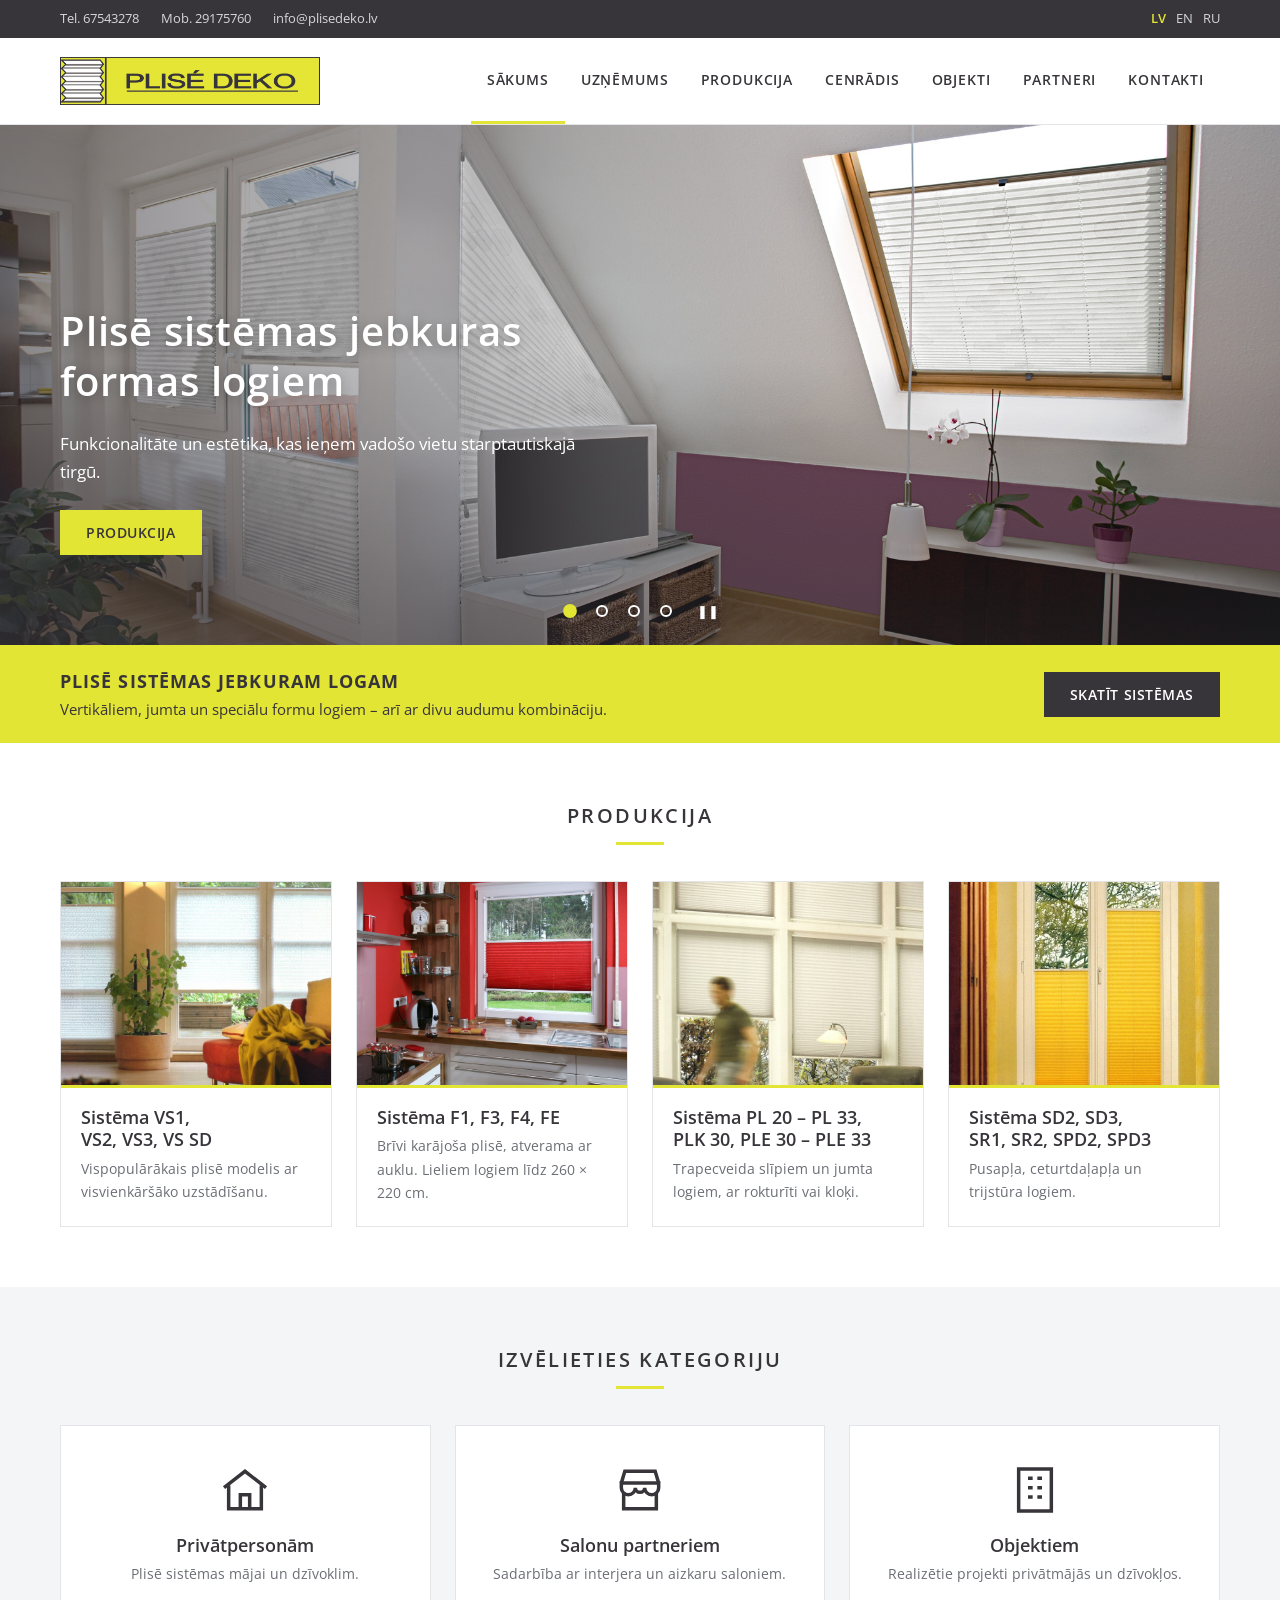
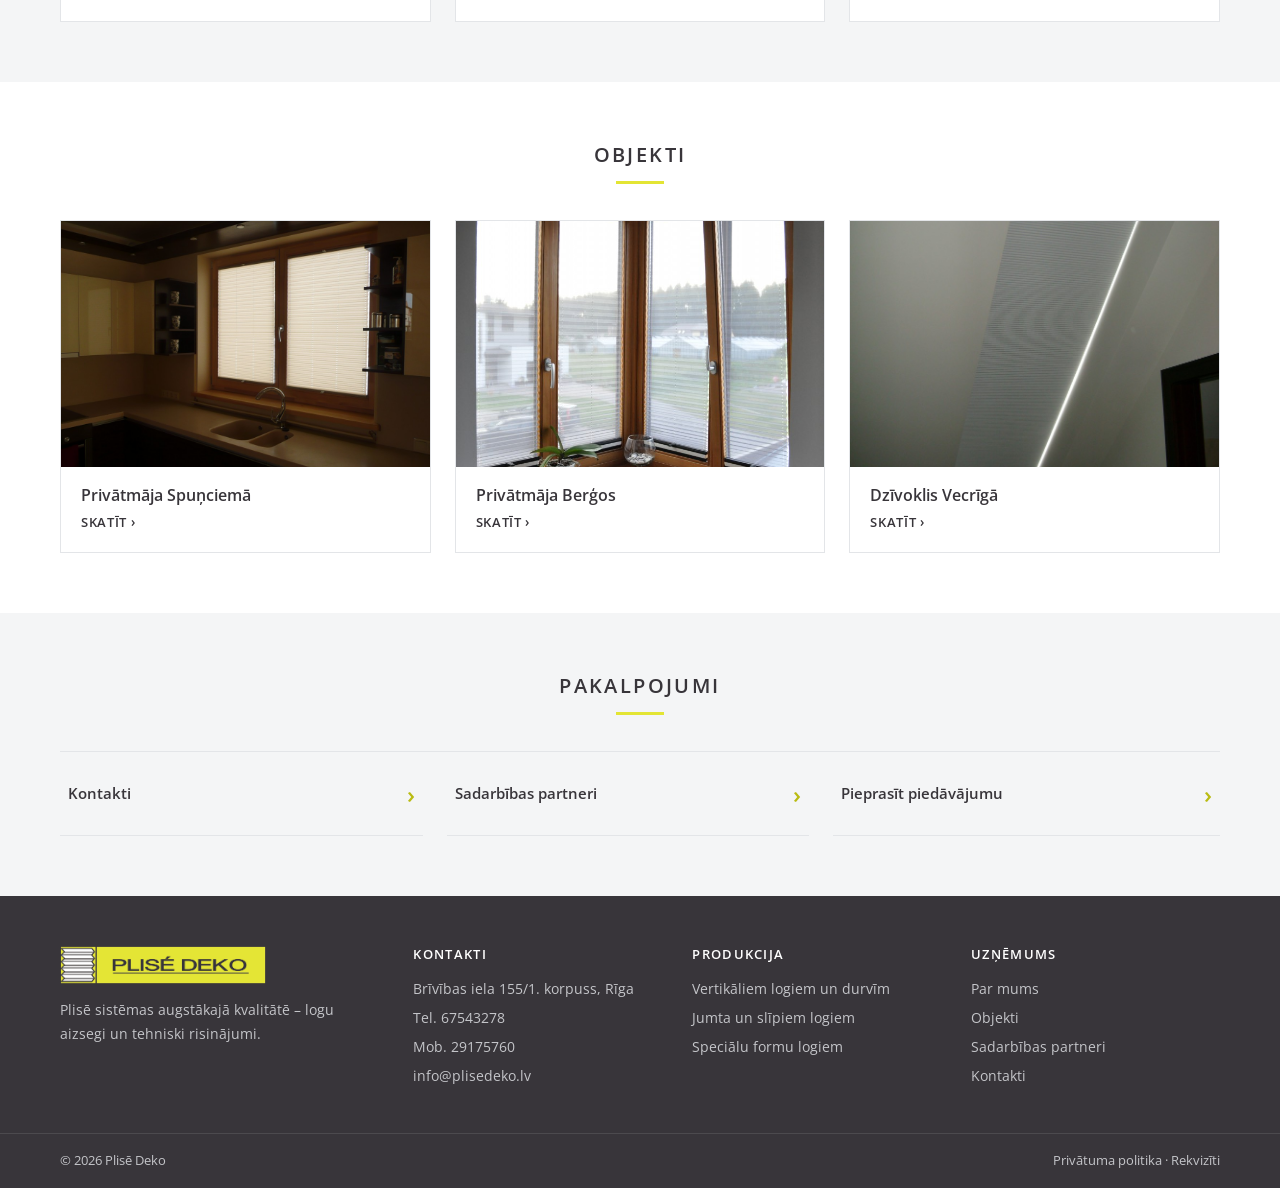
<file: index.html>
<!doctype html>
<html lang="lv">
<head>
<meta charset="utf-8">
<meta name="viewport" content="width=device-width, initial-scale=1">
<title>Plisē sistēmas | Plisē Deko</title>
<link rel="preconnect" href="https://fonts.googleapis.com">
<link href="https://fonts.googleapis.com/css2?family=Open+Sans:wght@400;600;700&display=swap" rel="stylesheet">
<link rel="stylesheet" href="assets/css/style.css">
</head>
<body>
<a class="skip-link" href="#main">Pāriet uz saturu</a>
<div class="topbar">
  <div class="container">
    <div class="topbar__contact">
      <a href="tel:+37167543278">Tel. 67543278</a>
      <a href="tel:+37129175760">Mob. 29175760</a>
      <a href="mailto:info@plisedeko.lv">info@plisedeko.lv</a>
    </div>
    <div class="lang"><a href="index.html" aria-current="page" class="is-active">LV</a><a href="#">EN</a><a href="#">RU</a></div>
  </div>
</div>
<header class="header">
  <div class="container">
    <a class="header__logo" href="index.html" aria-current="page"><img src="assets/img/logo.webp" alt="Plisē Deko" width="260" height="48"></a>
    <button class="nav-toggle" type="button" aria-label="Atvērt izvēlni" aria-expanded="false" aria-controls="main-nav"><span></span></button>
    <nav class="nav" id="main-nav" aria-label="Galvenā izvēlne">
      <ul>
        <li class="is-active"><a href="index.html" aria-current="page">Sākums</a></li>
        <li><a href="par-mums.html">Uzņēmums</a>
          <ul class="sub">
            <li><a href="par-mums.html">Par mums</a></li>
            <li><a href="objekti.html">Objekti</a></li>
            <li><a href="sadarbibas-partneri.html">Sadarbības partneri</a></li>
          </ul>
        </li>
        <li><a href="produkcija.html">Produkcija</a>
          <ul class="sub"><li class="sub-label">Vertikāliem logiem un durvīm</li><li><a href="sistema-vs1-vs3.html">Sistēma VS1, VS2, VS3, VS SD</a></li><li><a href="sistema-vs4-vs10.html">Sistēma VS4 – VS10</a></li><li><a href="sistema-f1-fe.html">Sistēma F1, F3, F4, FE</a></li><li><a href="sistema-f-slope.html">Sistēma F Slope 1, F Slope 2, FD Slope 3</a></li><li><a href="sistema-df.html">Sistēma DF Comfort 10, DF 10, DF 20, DF 30</a></li><li class="sub-label">Jumta un slīpiem logiem</li><li><a href="sistema-pl20-pl33.html">Sistēma PL 20 – PL 33, PLK 30, PLE 30 – PLE 33</a></li><li><a href="sistema-pl11.html">Sistēma PL 11, PLK 13, PLE 12</a></li><li class="sub-label">Speciālu formu logiem</li><li><a href="sistema-sd-sr-spd.html">Sistēma SD2, SD3, SR1, SR2, SPD2, SPD3</a></li></ul>
        </li>
        <li><a href="cenradis.html">Cenrādis</a></li>
        <li><a href="objekti.html">Objekti</a></li>
        <li><a href="sadarbibas-partneri.html">Partneri</a></li>
        <li><a href="kontakti.html">Kontakti</a></li>
      </ul>
    </nav>
  </div>
</header>
<main id="main">
<section class="hero" aria-roledescription="karuselis" aria-label="Plisē sistēmas">
  <div class="hero__slide is-active" style="background-image:url('assets/img/hero/Plissee_Design_1.jpg')">
    <div class="hero__caption"><div class="container">
      <h1 class="hero__title">Plisē sistēmas jebkuras formas logiem</h1>
      <p>Funkcionalitāte un estētika, kas ieņem vadošo vietu starptautiskajā tirgū.</p>
      <a class="btn" href="produkcija.html">Produkcija</a>
    </div></div>
  </div><div class="hero__slide" style="background-image:url('assets/img/hero/duette-farbig.jpg')">
    <div class="hero__caption"><div class="container">
      <h2 class="hero__title">Divu audumu kombinācijas</h2>
      <p>Gaisma, privātums un aptumšojums vienā sistēmā.</p>
      <a class="btn" href="produkcija.html">Produkcija</a>
    </div></div>
  </div><div class="hero__slide" style="background-image:url('assets/img/hero/Plissee_Uni_2.jpg')">
    <div class="hero__caption"><div class="container">
      <h2 class="hero__title">Jumta un slīpie logi</h2>
      <p>Risinājumi ar rokturīti vai grozāmo kloķi līdz 400 cm augstumam.</p>
      <a class="btn" href="produkcija.html">Produkcija</a>
    </div></div>
  </div><div class="hero__slide" style="background-image:url('assets/img/hero/Plissee_Abdunklung_Wabe11.jpg')">
    <div class="hero__caption"><div class="container">
      <h2 class="hero__title">Speciālas formas</h2>
      <p>Pusapļa, ceturtdaļapļa un trijstūra logi.</p>
      <a class="btn" href="produkcija.html">Produkcija</a>
    </div></div>
  </div>
  <div class="hero__dots"></div>
</section>

<div class="promo"><div class="container">
  <div><strong>Plisē sistēmas jebkuram logam</strong><br><span>Vertikāliem, jumta un speciālu formu logiem – arī ar divu audumu kombināciju.</span></div>
  <a class="btn" href="produkcija.html">Skatīt sistēmas</a>
</div></div>

<section class="section">
  <div class="container">
    <h2 class="section-title">Produkcija</h2>
    <div class="teasers">
      <a class="teaser" href="sistema-vs1-vs3.html">
        <div class="teaser__img"><img src="assets/img/products/121-721x1024.jpg" alt="Sistēma VS1, VS2, VS3, VS SD" loading="lazy"></div>
        <div class="teaser__body"><h3>Sistēma VS1, VS2, VS3, VS SD</h3><p>Vispopulārākais plisē modelis ar visvienkāršāko uzstādīšanu.</p></div>
      </a><a class="teaser" href="sistema-f1-fe.html">
        <div class="teaser__img"><img src="assets/img/products/cosiflor_plissee_1rund2.jpg" alt="Sistēma F1, F3, F4, FE" loading="lazy"></div>
        <div class="teaser__body"><h3>Sistēma F1, F3, F4, FE</h3><p>Brīvi karājoša plisē, atverama ar auklu. Lieliem logiem līdz 260 × 220 cm.</p></div>
      </a><a class="teaser" href="sistema-pl20-pl33.html">
        <div class="teaser__img"><img src="assets/img/products/131-645x1024.jpg" alt="Sistēma PL 20 – PL 33, PLK 30, PLE 30 – PLE 33" loading="lazy"></div>
        <div class="teaser__body"><h3>Sistēma PL 20 – PL 33, PLK 30, PLE 30 – PLE 33</h3><p>Trapecveida slīpiem un jumta logiem, ar rokturīti vai kloķi.</p></div>
      </a><a class="teaser" href="sistema-sd-sr-spd.html">
        <div class="teaser__img"><img src="assets/img/products/91-438x1024.jpg" alt="Sistēma SD2, SD3, SR1, SR2, SPD2, SPD3" loading="lazy"></div>
        <div class="teaser__body"><h3>Sistēma SD2, SD3, SR1, SR2, SPD2, SPD3</h3><p>Pusapļa, ceturtdaļapļa un trijstūra logiem.</p></div>
      </a>
    </div>
  </div>
</section>

<section class="section section--soft">
  <div class="container">
    <h2 class="section-title">Izvēlieties kategoriju</h2>
    <div class="audience">
      <a href="produkcija.html"><svg viewBox="0 0 24 24" fill="none" stroke-width="1.5"><path d="M3 11l9-7 9 7"/><path d="M5 10v10h14V10"/><path d="M10 20v-6h4v6"/></svg><h3>Privātpersonām</h3><p>Plisē sistēmas mājai un dzīvoklim.</p></a>
      <a href="sadarbibas-partneri.html"><svg viewBox="0 0 24 24" fill="none" stroke-width="1.5"><path d="M4 9l1.5-5h13L20 9"/><path d="M4 9h16v2a3 3 0 01-6 0 2 2 0 01-4 0 3 3 0 01-6 0z"/><path d="M5 13v7h14v-7"/></svg><h3>Salonu partneriem</h3><p>Sadarbība ar interjera un aizkaru saloniem.</p></a>
      <a href="objekti.html"><svg viewBox="0 0 24 24" fill="none" stroke-width="1.5"><rect x="5" y="3" width="14" height="18"/><path d="M9 7h2M13 7h2M9 11h2M13 11h2M9 15h2M13 15h2"/></svg><h3>Objektiem</h3><p>Realizētie projekti privātmājās un dzīvokļos.</p></a>
    </div>
  </div>
</section>

<section class="section">
  <div class="container">
    <h2 class="section-title">Objekti</h2>
    <div class="cards">
      <div class="card"><img src="assets/img/objects/P1070765-1024x768.jpg" alt="Privātmāja Spuņciemā" loading="lazy"><div class="card__body"><h3>Privātmāja Spuņciemā</h3><a class="more" href="objekti.html">Skatīt ›</a></div></div><div class="card"><img src="assets/img/objects/DSC_0080-680x1024.jpg" alt="Privātmāja Berģos" loading="lazy"><div class="card__body"><h3>Privātmāja Berģos</h3><a class="more" href="objekti.html">Skatīt ›</a></div></div><div class="card"><img src="assets/img/objects/DSC02834-768x1024.jpg" alt="Dzīvoklis Vecrīgā" loading="lazy"><div class="card__body"><h3>Dzīvoklis Vecrīgā</h3><a class="more" href="objekti.html">Skatīt ›</a></div></div>
    </div>
  </div>
</section>

<section class="section section--soft">
  <div class="container">
    <h2 class="section-title">Pakalpojumi</h2>
    <div class="services">
      <a href="kontakti.html">Kontakti</a>
      <a href="sadarbibas-partneri.html">Sadarbības partneri</a>
      <a href="kontakti.html#forma">Pieprasīt piedāvājumu</a>
    </div>
  </div>
</section>
</main>

<footer class="footer">
  <div class="container">
    <div>
      <img class="footer__logo" src="assets/img/logo.webp" alt="Plisē Deko">
      <p>Plisē sistēmas augstākajā kvalitātē – logu aizsegi un tehniski risinājumi.</p>
    </div>
    <div>
      <h2>Kontakti</h2>
      <ul>
        <li>Brīvības iela 155/1. korpuss, Rīga</li>
        <li><a href="tel:+37167543278">Tel. 67543278</a></li>
        <li><a href="tel:+37129175760">Mob. 29175760</a></li>
        <li><a href="mailto:info@plisedeko.lv">info@plisedeko.lv</a></li>
      </ul>
    </div>
    <div>
      <h2>Produkcija</h2>
      <ul><li><a href="produkcija.html#vertikali">Vertikāliem logiem un durvīm</a></li><li><a href="produkcija.html#jumta">Jumta un slīpiem logiem</a></li><li><a href="produkcija.html#formas">Speciālu formu logiem</a></li></ul>
    </div>
    <div>
      <h2>Uzņēmums</h2>
      <ul>
        <li><a href="par-mums.html">Par mums</a></li>
        <li><a href="objekti.html">Objekti</a></li>
        <li><a href="sadarbibas-partneri.html">Sadarbības partneri</a></li>
        <li><a href="kontakti.html">Kontakti</a></li>
      </ul>
    </div>
  </div>
  <div class="footer__bottom">
    <div class="container">
      <span>© 2026 Plisē Deko</span>
      <span><a href="#">Privātuma politika</a> · <a href="#">Rekvizīti</a></span>
    </div>
  </div>
</footer>
<a href="#" class="to-top" aria-label="Uz augšu">↑</a>
<script src="assets/js/main.js"></script>
</body>
</html>
</file>
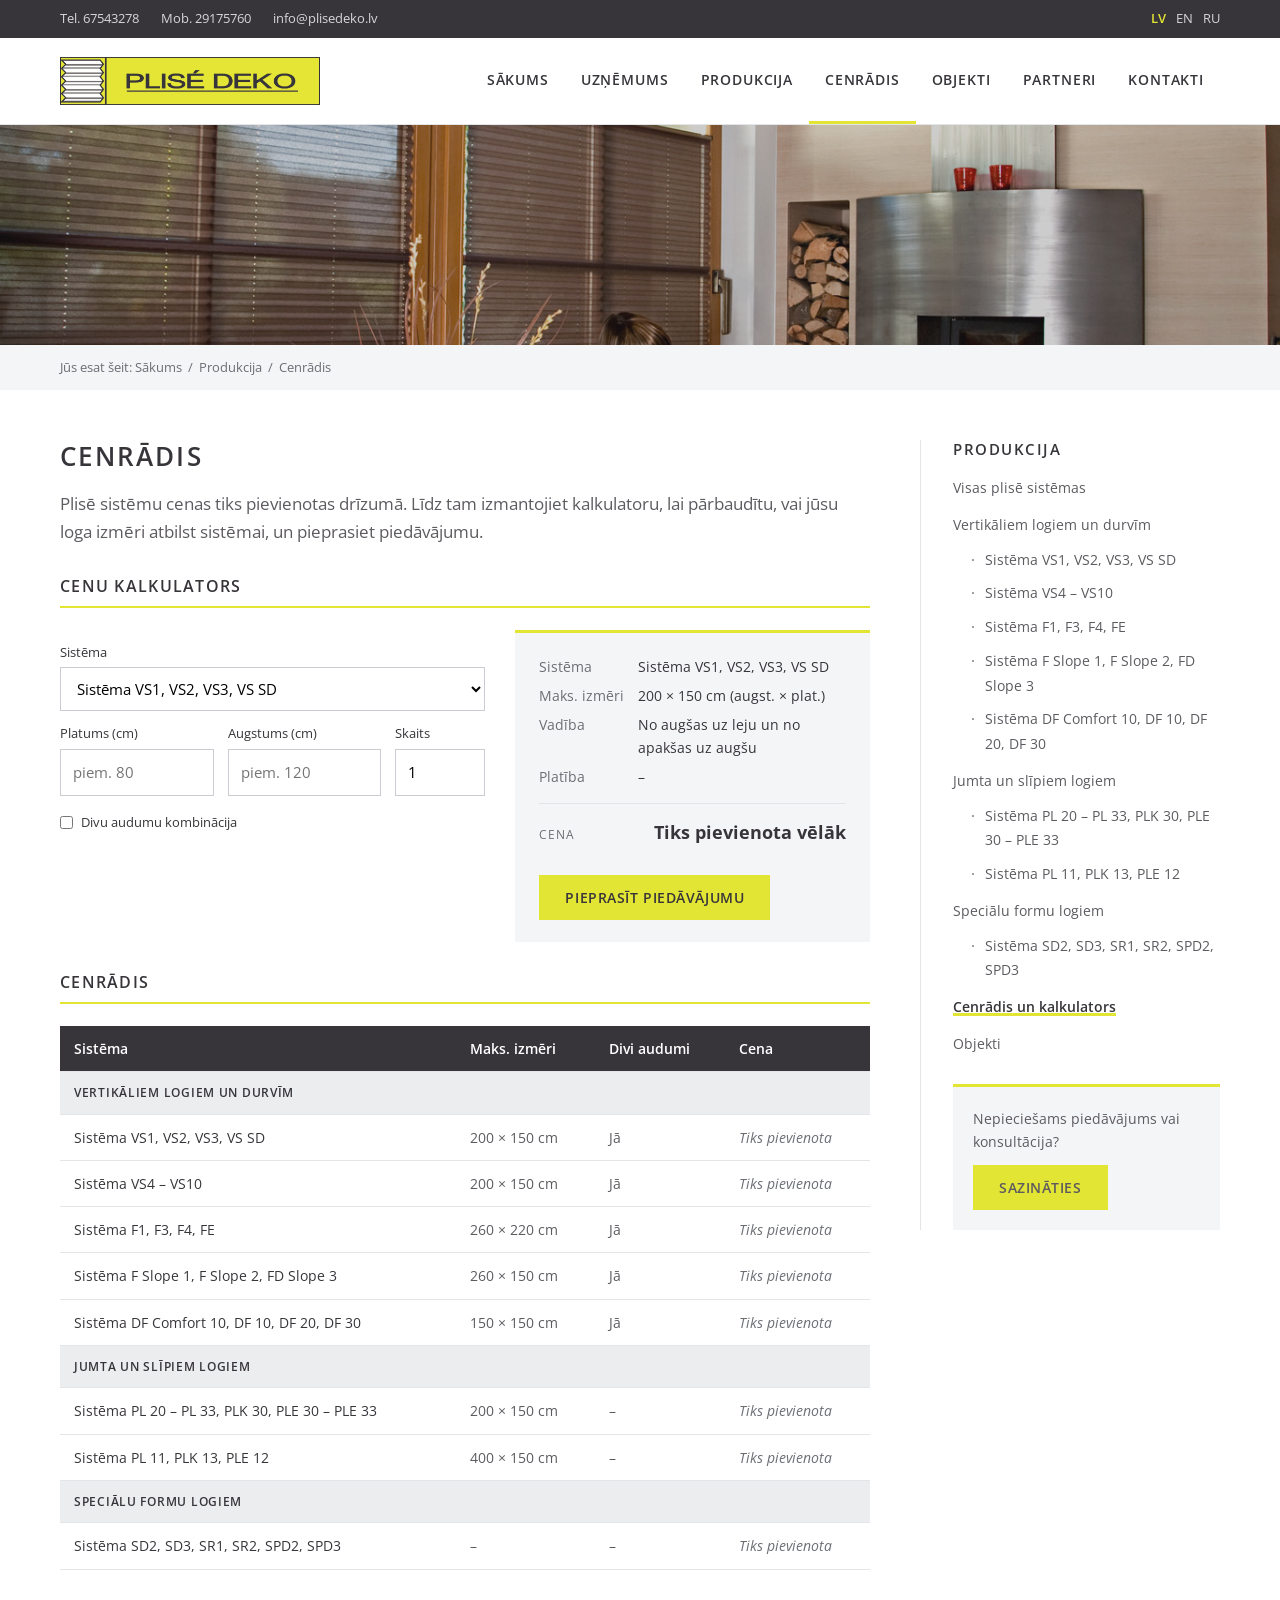
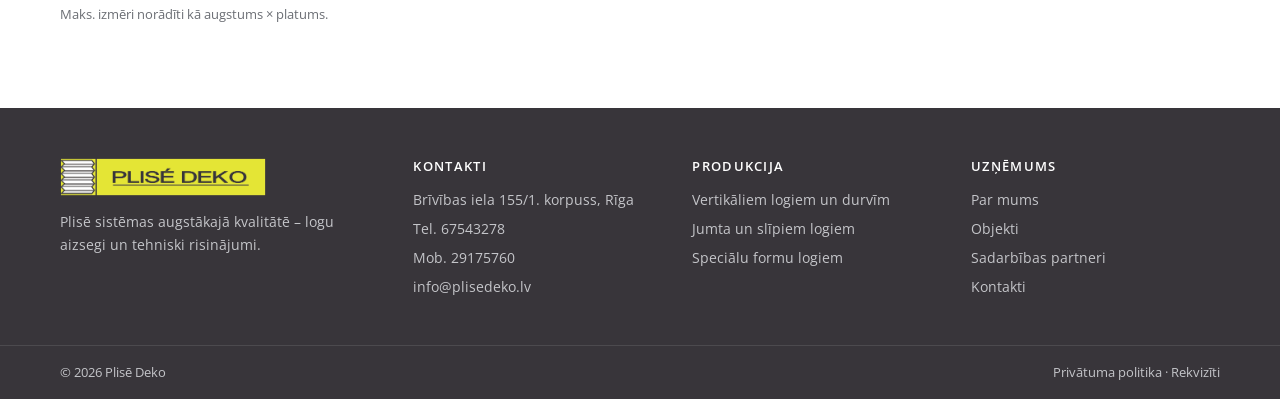
<file: cenradis.html>
<!doctype html>
<html lang="lv">
<head>
<meta charset="utf-8">
<meta name="viewport" content="width=device-width, initial-scale=1">
<title>Cenrādis | Plisē Deko</title>
<link rel="preconnect" href="https://fonts.googleapis.com">
<link href="https://fonts.googleapis.com/css2?family=Open+Sans:wght@400;600;700&display=swap" rel="stylesheet">
<link rel="stylesheet" href="assets/css/style.css">
</head>
<body>
<a class="skip-link" href="#main">Pāriet uz saturu</a>
<div class="topbar">
  <div class="container">
    <div class="topbar__contact">
      <a href="tel:+37167543278">Tel. 67543278</a>
      <a href="tel:+37129175760">Mob. 29175760</a>
      <a href="mailto:info@plisedeko.lv">info@plisedeko.lv</a>
    </div>
    <div class="lang"><a href="index.html" class="is-active">LV</a><a href="#">EN</a><a href="#">RU</a></div>
  </div>
</div>
<header class="header">
  <div class="container">
    <a class="header__logo" href="index.html"><img src="assets/img/logo.webp" alt="Plisē Deko" width="260" height="48"></a>
    <button class="nav-toggle" type="button" aria-label="Atvērt izvēlni" aria-expanded="false" aria-controls="main-nav"><span></span></button>
    <nav class="nav" id="main-nav" aria-label="Galvenā izvēlne">
      <ul>
        <li><a href="index.html">Sākums</a></li>
        <li><a href="par-mums.html">Uzņēmums</a>
          <ul class="sub">
            <li><a href="par-mums.html">Par mums</a></li>
            <li><a href="objekti.html">Objekti</a></li>
            <li><a href="sadarbibas-partneri.html">Sadarbības partneri</a></li>
          </ul>
        </li>
        <li><a href="produkcija.html">Produkcija</a>
          <ul class="sub"><li class="sub-label">Vertikāliem logiem un durvīm</li><li><a href="sistema-vs1-vs3.html">Sistēma VS1, VS2, VS3, VS SD</a></li><li><a href="sistema-vs4-vs10.html">Sistēma VS4 – VS10</a></li><li><a href="sistema-f1-fe.html">Sistēma F1, F3, F4, FE</a></li><li><a href="sistema-f-slope.html">Sistēma F Slope 1, F Slope 2, FD Slope 3</a></li><li><a href="sistema-df.html">Sistēma DF Comfort 10, DF 10, DF 20, DF 30</a></li><li class="sub-label">Jumta un slīpiem logiem</li><li><a href="sistema-pl20-pl33.html">Sistēma PL 20 – PL 33, PLK 30, PLE 30 – PLE 33</a></li><li><a href="sistema-pl11.html">Sistēma PL 11, PLK 13, PLE 12</a></li><li class="sub-label">Speciālu formu logiem</li><li><a href="sistema-sd-sr-spd.html">Sistēma SD2, SD3, SR1, SR2, SPD2, SPD3</a></li></ul>
        </li>
        <li class="is-active"><a href="cenradis.html" aria-current="page">Cenrādis</a></li>
        <li><a href="objekti.html">Objekti</a></li>
        <li><a href="sadarbibas-partneri.html">Partneri</a></li>
        <li><a href="kontakti.html">Kontakti</a></li>
      </ul>
    </nav>
  </div>
</header><div class="page-banner" style="background-image:url('assets/img/hero/Plissee_Uni_2.jpg')"></div><div class="breadcrumb"><div class="container">Jūs esat šeit: <a href="index.html">Sākums</a><span class="sep">/</span><a href="produkcija.html">Produkcija</a><span class="sep">/</span><span>Cenrādis</span></div></div>
<div class="container layout">
  <main class="content" id="main">
    <h1>Cenrādis</h1>
    <p class="lead">Plisē sistēmu cenas tiks pievienotas drīzumā. Līdz tam izmantojiet kalkulatoru, lai pārbaudītu, vai jūsu loga izmēri atbilst sistēmai, un pieprasiet piedāvājumu.</p>

    <h2 class="group-title">Cenu kalkulators</h2>
    <div class="calc">
      <form class="form calc__form" id="calc">
        <label for="c-system">Sistēma</label>
        <select id="c-system">
          <optgroup label="Vertikāliem logiem un durvīm"><option value="sistema-vs1-vs3">Sistēma VS1, VS2, VS3, VS SD</option><option value="sistema-vs4-vs10">Sistēma VS4 – VS10</option><option value="sistema-f1-fe">Sistēma F1, F3, F4, FE</option><option value="sistema-f-slope">Sistēma F Slope 1, F Slope 2, FD Slope 3</option><option value="sistema-df">Sistēma DF Comfort 10, DF 10, DF 20, DF 30</option></optgroup><optgroup label="Jumta un slīpiem logiem"><option value="sistema-pl20-pl33">Sistēma PL 20 – PL 33, PLK 30, PLE 30 – PLE 33</option><option value="sistema-pl11">Sistēma PL 11, PLK 13, PLE 12</option></optgroup><optgroup label="Speciālu formu logiem"><option value="sistema-sd-sr-spd">Sistēma SD2, SD3, SR1, SR2, SPD2, SPD3</option></optgroup>
        </select>
        <div class="calc__row">
          <div><label for="c-width">Platums (cm)</label><input id="c-width" type="number" min="1" step="1" placeholder="piem. 80"></div>
          <div><label for="c-height">Augstums (cm)</label><input id="c-height" type="number" min="1" step="1" placeholder="piem. 120"></div>
          <div><label for="c-qty">Skaits</label><input id="c-qty" type="number" min="1" step="1" value="1"></div>
        </div>
        <label class="calc__check" id="c-dual-wrap"><input id="c-dual" type="checkbox"> Divu audumu kombinācija</label>
      </form>
      <div class="calc__result" aria-live="polite">
        <dl>
          <dt>Sistēma</dt><dd id="r-system">–</dd>
          <dt>Maks. izmēri</dt><dd id="r-max">–</dd>
          <dt>Vadība</dt><dd id="r-control">–</dd>
          <dt>Platība</dt><dd id="r-area">–</dd>
        </dl>
        <p class="calc__msg" id="r-msg"></p>
        <div class="calc__price"><span>Cena</span><strong id="r-price">Tiks pievienota vēlāk</strong></div>
        <a class="btn" id="r-cta" href="kontakti.html#forma">Pieprasīt piedāvājumu</a>
      </div>
    </div>

    <h2 class="group-title">Cenrādis</h2>
    <table class="specs price-table">
      <thead><tr><th>Sistēma</th><th>Maks. izmēri</th><th>Divi audumi</th><th>Cena</th></tr></thead>
      <tbody>
        <tr class="price-table__group"><td colspan="4">Vertikāliem logiem un durvīm</td></tr><tr><td><a href="sistema-vs1-vs3.html">Sistēma VS1, VS2, VS3, VS SD</a></td><td>200 × 150 cm</td><td>Jā</td><td class="muted">Tiks pievienota</td></tr><tr><td><a href="sistema-vs4-vs10.html">Sistēma VS4 – VS10</a></td><td>200 × 150 cm</td><td>Jā</td><td class="muted">Tiks pievienota</td></tr><tr><td><a href="sistema-f1-fe.html">Sistēma F1, F3, F4, FE</a></td><td>260 × 220 cm</td><td>Jā</td><td class="muted">Tiks pievienota</td></tr><tr><td><a href="sistema-f-slope.html">Sistēma F Slope 1, F Slope 2, FD Slope 3</a></td><td>260 × 150 cm</td><td>Jā</td><td class="muted">Tiks pievienota</td></tr><tr><td><a href="sistema-df.html">Sistēma DF Comfort 10, DF 10, DF 20, DF 30</a></td><td>150 × 150 cm</td><td>Jā</td><td class="muted">Tiks pievienota</td></tr><tr class="price-table__group"><td colspan="4">Jumta un slīpiem logiem</td></tr><tr><td><a href="sistema-pl20-pl33.html">Sistēma PL 20 – PL 33, PLK 30, PLE 30 – PLE 33</a></td><td>200 × 150 cm</td><td>–</td><td class="muted">Tiks pievienota</td></tr><tr><td><a href="sistema-pl11.html">Sistēma PL 11, PLK 13, PLE 12</a></td><td>400 × 150 cm</td><td>–</td><td class="muted">Tiks pievienota</td></tr><tr class="price-table__group"><td colspan="4">Speciālu formu logiem</td></tr><tr><td><a href="sistema-sd-sr-spd.html">Sistēma SD2, SD3, SR1, SR2, SPD2, SPD3</a></td><td>–</td><td>–</td><td class="muted">Tiks pievienota</td></tr>
      </tbody>
    </table>
    <p class="note">Maks. izmēri norādīti kā augstums × platums.</p>
  </main>
  <aside class="sidebar">
    <h2>Produkcija</h2>
    <ul>
      <li><a href="produkcija.html">Visas plisē sistēmas</a></li>
      <li><a href="produkcija.html#vertikali">Vertikāliem logiem un durvīm</a>
        <ul><li><a href="sistema-vs1-vs3.html">Sistēma VS1, VS2, VS3, VS SD</a></li><li><a href="sistema-vs4-vs10.html">Sistēma VS4 – VS10</a></li><li><a href="sistema-f1-fe.html">Sistēma F1, F3, F4, FE</a></li><li><a href="sistema-f-slope.html">Sistēma F Slope 1, F Slope 2, FD Slope 3</a></li><li><a href="sistema-df.html">Sistēma DF Comfort 10, DF 10, DF 20, DF 30</a></li></ul>
      </li><li><a href="produkcija.html#jumta">Jumta un slīpiem logiem</a>
        <ul><li><a href="sistema-pl20-pl33.html">Sistēma PL 20 – PL 33, PLK 30, PLE 30 – PLE 33</a></li><li><a href="sistema-pl11.html">Sistēma PL 11, PLK 13, PLE 12</a></li></ul>
      </li><li><a href="produkcija.html#formas">Speciālu formu logiem</a>
        <ul><li><a href="sistema-sd-sr-spd.html">Sistēma SD2, SD3, SR1, SR2, SPD2, SPD3</a></li></ul>
      </li>
      <li class="is-active"><a href="cenradis.html" aria-current="page">Cenrādis un kalkulators</a></li>
      <li><a href="objekti.html">Objekti</a></li>
    </ul>
    <div class="side-cta"><p>Nepieciešams piedāvājums vai konsultācija?</p><a class="btn" href="kontakti.html">Sazināties</a></div>
  </aside>
</div>
<script>window.CALC_DATA = [{"slug":"sistema-vs1-vs3","name":"Sistēma VS1, VS2, VS3, VS SD","group":"Vertikāliem logiem un durvīm","max":{"h":200,"w":150},"dual":true,"control":"No augšas uz leju un no apakšas uz augšu","price":null},{"slug":"sistema-vs4-vs10","name":"Sistēma VS4 – VS10","group":"Vertikāliem logiem un durvīm","max":{"h":200,"w":150},"dual":true,"control":"Rokturītis","price":null},{"slug":"sistema-f1-fe","name":"Sistēma F1, F3, F4, FE","group":"Vertikāliem logiem un durvīm","max":{"h":260,"w":220},"dual":true,"control":"Aukla","price":null},{"slug":"sistema-f-slope","name":"Sistēma F Slope 1, F Slope 2, FD Slope 3","group":"Vertikāliem logiem un durvīm","max":{"h":260,"w":150},"dual":true,"control":"Viena vai divas auklas","price":null},{"slug":"sistema-df","name":"Sistēma DF Comfort 10, DF 10, DF 20, DF 30","group":"Vertikāliem logiem un durvīm","max":{"h":150,"w":150},"dual":true,"control":"Rokturītis","price":null},{"slug":"sistema-pl20-pl33","name":"Sistēma PL 20 – PL 33, PLK 30, PLE 30 – PLE 33","group":"Jumta un slīpiem logiem","max":{"h":200,"w":150},"dual":false,"control":"Rokturītis vai grozāmais kloķis","price":null},{"slug":"sistema-pl11","name":"Sistēma PL 11, PLK 13, PLE 12","group":"Jumta un slīpiem logiem","max":{"h":400,"w":150},"dual":false,"control":"Rokturītis vai grozāmais kloķis","price":null},{"slug":"sistema-sd-sr-spd","name":"Sistēma SD2, SD3, SR1, SR2, SPD2, SPD3","group":"Speciālu formu logiem","max":null,"dual":false,"control":"Fiksēta – nav virināms","price":null}];</script>
<script src="assets/js/calc.js"></script>
<footer class="footer">
  <div class="container">
    <div>
      <img class="footer__logo" src="assets/img/logo.webp" alt="Plisē Deko">
      <p>Plisē sistēmas augstākajā kvalitātē – logu aizsegi un tehniski risinājumi.</p>
    </div>
    <div>
      <h2>Kontakti</h2>
      <ul>
        <li>Brīvības iela 155/1. korpuss, Rīga</li>
        <li><a href="tel:+37167543278">Tel. 67543278</a></li>
        <li><a href="tel:+37129175760">Mob. 29175760</a></li>
        <li><a href="mailto:info@plisedeko.lv">info@plisedeko.lv</a></li>
      </ul>
    </div>
    <div>
      <h2>Produkcija</h2>
      <ul><li><a href="produkcija.html#vertikali">Vertikāliem logiem un durvīm</a></li><li><a href="produkcija.html#jumta">Jumta un slīpiem logiem</a></li><li><a href="produkcija.html#formas">Speciālu formu logiem</a></li></ul>
    </div>
    <div>
      <h2>Uzņēmums</h2>
      <ul>
        <li><a href="par-mums.html">Par mums</a></li>
        <li><a href="objekti.html">Objekti</a></li>
        <li><a href="sadarbibas-partneri.html">Sadarbības partneri</a></li>
        <li><a href="kontakti.html">Kontakti</a></li>
      </ul>
    </div>
  </div>
  <div class="footer__bottom">
    <div class="container">
      <span>© 2026 Plisē Deko</span>
      <span><a href="#">Privātuma politika</a> · <a href="#">Rekvizīti</a></span>
    </div>
  </div>
</footer>
<a href="#" class="to-top" aria-label="Uz augšu">↑</a>
<script src="assets/js/main.js"></script>
</body>
</html>
</file>
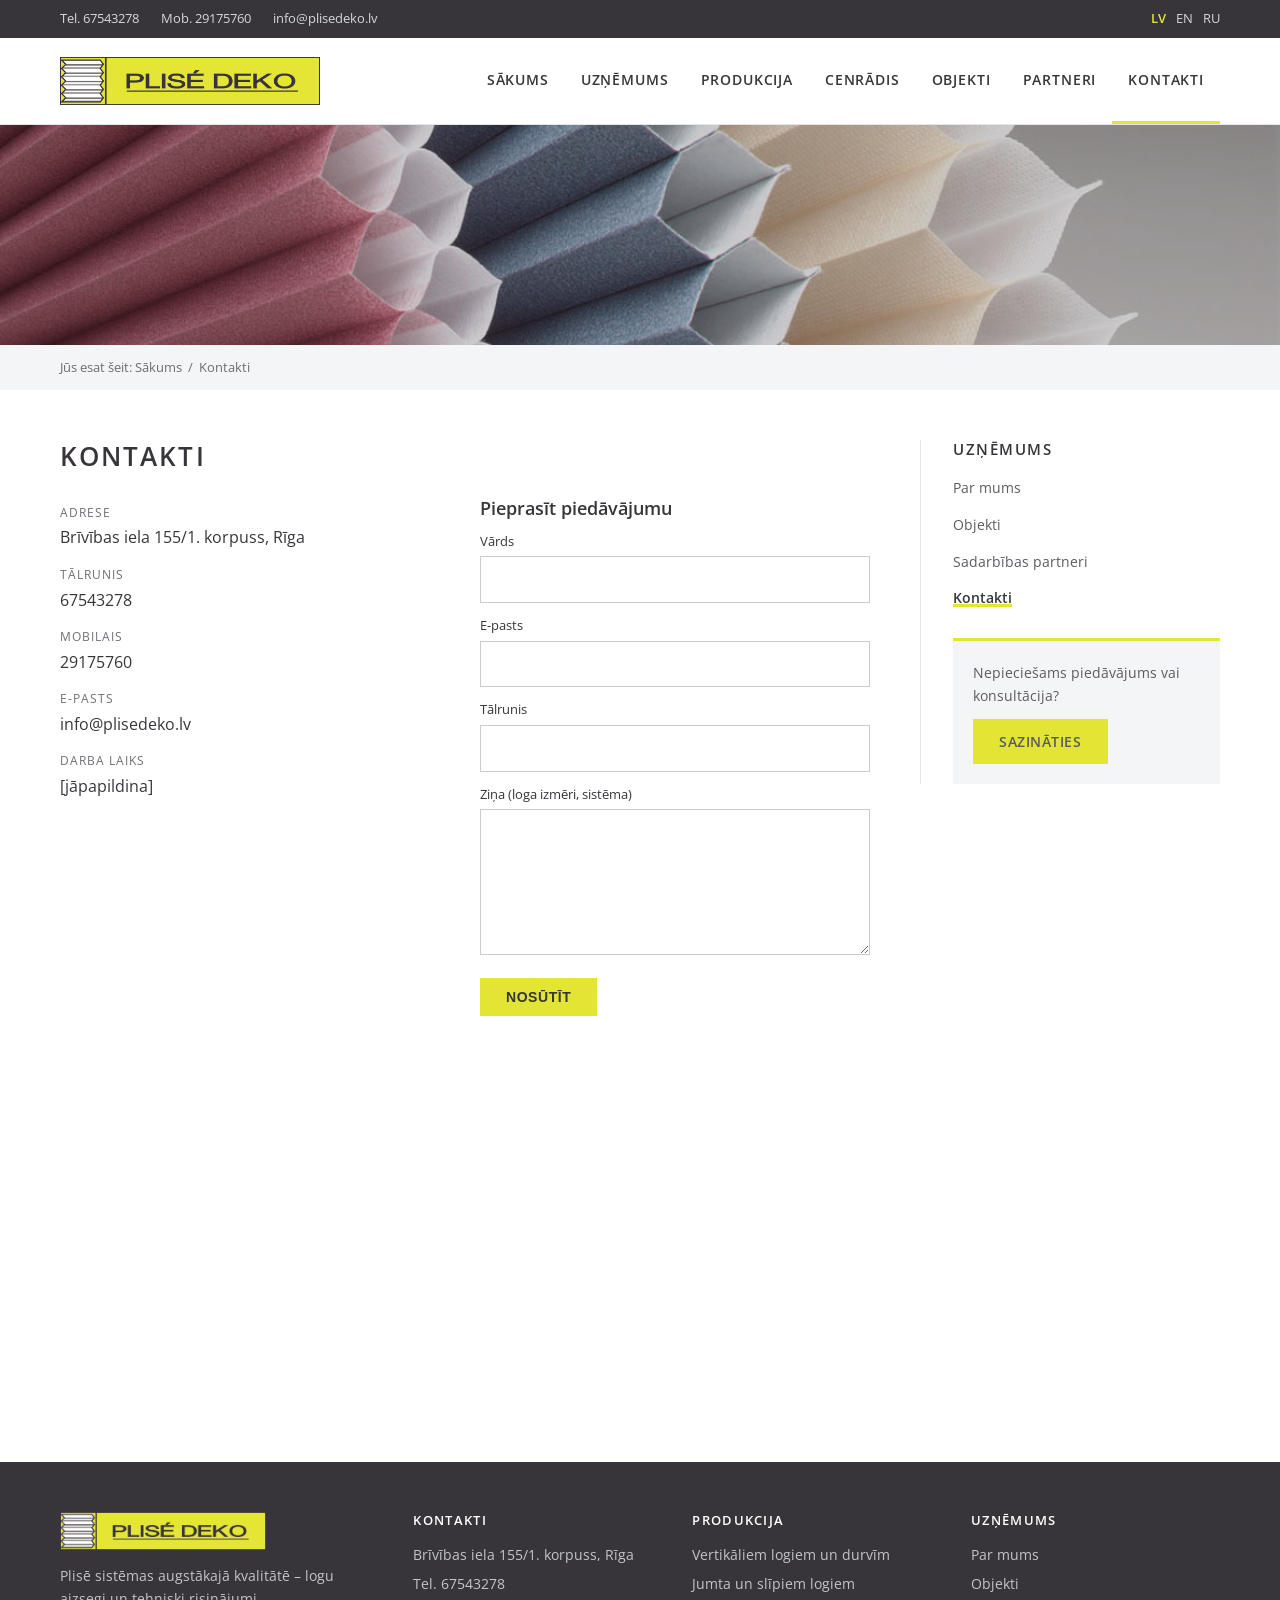
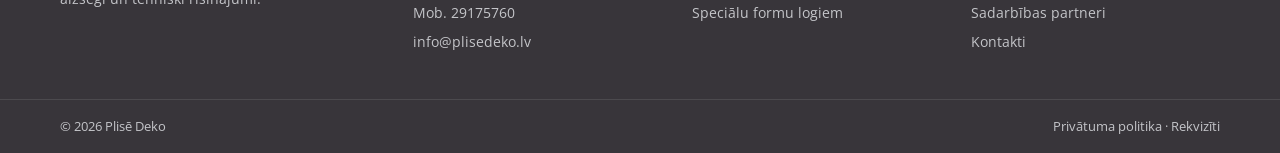
<file: kontakti.html>
<!doctype html>
<html lang="lv">
<head>
<meta charset="utf-8">
<meta name="viewport" content="width=device-width, initial-scale=1">
<title>Kontakti | Plisē Deko</title>
<link rel="preconnect" href="https://fonts.googleapis.com">
<link href="https://fonts.googleapis.com/css2?family=Open+Sans:wght@400;600;700&display=swap" rel="stylesheet">
<link rel="stylesheet" href="assets/css/style.css">
</head>
<body>
<a class="skip-link" href="#main">Pāriet uz saturu</a>
<div class="topbar">
  <div class="container">
    <div class="topbar__contact">
      <a href="tel:+37167543278">Tel. 67543278</a>
      <a href="tel:+37129175760">Mob. 29175760</a>
      <a href="mailto:info@plisedeko.lv">info@plisedeko.lv</a>
    </div>
    <div class="lang"><a href="index.html" class="is-active">LV</a><a href="#">EN</a><a href="#">RU</a></div>
  </div>
</div>
<header class="header">
  <div class="container">
    <a class="header__logo" href="index.html"><img src="assets/img/logo.webp" alt="Plisē Deko" width="260" height="48"></a>
    <button class="nav-toggle" type="button" aria-label="Atvērt izvēlni" aria-expanded="false" aria-controls="main-nav"><span></span></button>
    <nav class="nav" id="main-nav" aria-label="Galvenā izvēlne">
      <ul>
        <li><a href="index.html">Sākums</a></li>
        <li><a href="par-mums.html">Uzņēmums</a>
          <ul class="sub">
            <li><a href="par-mums.html">Par mums</a></li>
            <li><a href="objekti.html">Objekti</a></li>
            <li><a href="sadarbibas-partneri.html">Sadarbības partneri</a></li>
          </ul>
        </li>
        <li><a href="produkcija.html">Produkcija</a>
          <ul class="sub"><li class="sub-label">Vertikāliem logiem un durvīm</li><li><a href="sistema-vs1-vs3.html">Sistēma VS1, VS2, VS3, VS SD</a></li><li><a href="sistema-vs4-vs10.html">Sistēma VS4 – VS10</a></li><li><a href="sistema-f1-fe.html">Sistēma F1, F3, F4, FE</a></li><li><a href="sistema-f-slope.html">Sistēma F Slope 1, F Slope 2, FD Slope 3</a></li><li><a href="sistema-df.html">Sistēma DF Comfort 10, DF 10, DF 20, DF 30</a></li><li class="sub-label">Jumta un slīpiem logiem</li><li><a href="sistema-pl20-pl33.html">Sistēma PL 20 – PL 33, PLK 30, PLE 30 – PLE 33</a></li><li><a href="sistema-pl11.html">Sistēma PL 11, PLK 13, PLE 12</a></li><li class="sub-label">Speciālu formu logiem</li><li><a href="sistema-sd-sr-spd.html">Sistēma SD2, SD3, SR1, SR2, SPD2, SPD3</a></li></ul>
        </li>
        <li><a href="cenradis.html">Cenrādis</a></li>
        <li><a href="objekti.html">Objekti</a></li>
        <li><a href="sadarbibas-partneri.html">Partneri</a></li>
        <li class="is-active"><a href="kontakti.html" aria-current="page">Kontakti</a></li>
      </ul>
    </nav>
  </div>
</header><div class="page-banner" style="background-image:url('assets/img/hero/duette-farbig.jpg')"></div><div class="breadcrumb"><div class="container">Jūs esat šeit: <a href="index.html">Sākums</a><span class="sep">/</span><span>Kontakti</span></div></div>
<div class="container layout">
  <main class="content" id="main">
    <h1>Kontakti</h1>
    <div class="contact-grid">
      <dl>
        <dt>Adrese</dt><dd>Brīvības iela 155/1. korpuss, Rīga</dd>
        <dt>Tālrunis</dt><dd><a href="tel:+37167543278">67543278</a></dd>
        <dt>Mobilais</dt><dd><a href="tel:+37129175760">29175760</a></dd>
        <dt>E-pasts</dt><dd><a href="mailto:info@plisedeko.lv">info@plisedeko.lv</a></dd>
        <dt>Darba laiks</dt><dd>[jāpapildina]</dd>
      </dl>
      <form class="form" id="forma" action="mailto:info@plisedeko.lv" method="post" enctype="text/plain">
        <h2 class="sub-title">Pieprasīt piedāvājumu</h2>
        <label for="f-name">Vārds</label><input id="f-name" name="vards">
        <label for="f-email">E-pasts</label><input id="f-email" name="epasts" type="email">
        <label for="f-phone">Tālrunis</label><input id="f-phone" name="talrunis">
        <label for="f-msg">Ziņa (loga izmēri, sistēma)</label><textarea id="f-msg" name="zina" rows="5"></textarea>
        <button class="btn" type="submit">Nosūtīt</button>
      </form>
    </div>
    <iframe class="map" src="https://maps.google.com/maps?q=56.9668,24.1437&z=14&output=embed" loading="lazy" title="Karte"></iframe>
  </main>
  <aside class="sidebar">
    <h2>Uzņēmums</h2>
    <ul><li><a href="par-mums.html">Par mums</a></li><li><a href="objekti.html">Objekti</a></li><li><a href="sadarbibas-partneri.html">Sadarbības partneri</a></li><li class="is-active"><a href="kontakti.html" aria-current="page">Kontakti</a></li></ul>
    <div class="side-cta"><p>Nepieciešams piedāvājums vai konsultācija?</p><a class="btn" href="kontakti.html" aria-current="page">Sazināties</a></div>
  </aside>
</div>
<footer class="footer">
  <div class="container">
    <div>
      <img class="footer__logo" src="assets/img/logo.webp" alt="Plisē Deko">
      <p>Plisē sistēmas augstākajā kvalitātē – logu aizsegi un tehniski risinājumi.</p>
    </div>
    <div>
      <h2>Kontakti</h2>
      <ul>
        <li>Brīvības iela 155/1. korpuss, Rīga</li>
        <li><a href="tel:+37167543278">Tel. 67543278</a></li>
        <li><a href="tel:+37129175760">Mob. 29175760</a></li>
        <li><a href="mailto:info@plisedeko.lv">info@plisedeko.lv</a></li>
      </ul>
    </div>
    <div>
      <h2>Produkcija</h2>
      <ul><li><a href="produkcija.html#vertikali">Vertikāliem logiem un durvīm</a></li><li><a href="produkcija.html#jumta">Jumta un slīpiem logiem</a></li><li><a href="produkcija.html#formas">Speciālu formu logiem</a></li></ul>
    </div>
    <div>
      <h2>Uzņēmums</h2>
      <ul>
        <li><a href="par-mums.html">Par mums</a></li>
        <li><a href="objekti.html">Objekti</a></li>
        <li><a href="sadarbibas-partneri.html">Sadarbības partneri</a></li>
        <li><a href="kontakti.html" aria-current="page">Kontakti</a></li>
      </ul>
    </div>
  </div>
  <div class="footer__bottom">
    <div class="container">
      <span>© 2026 Plisē Deko</span>
      <span><a href="#">Privātuma politika</a> · <a href="#">Rekvizīti</a></span>
    </div>
  </div>
</footer>
<a href="#" class="to-top" aria-label="Uz augšu">↑</a>
<script src="assets/js/main.js"></script>
</body>
</html>
</file>
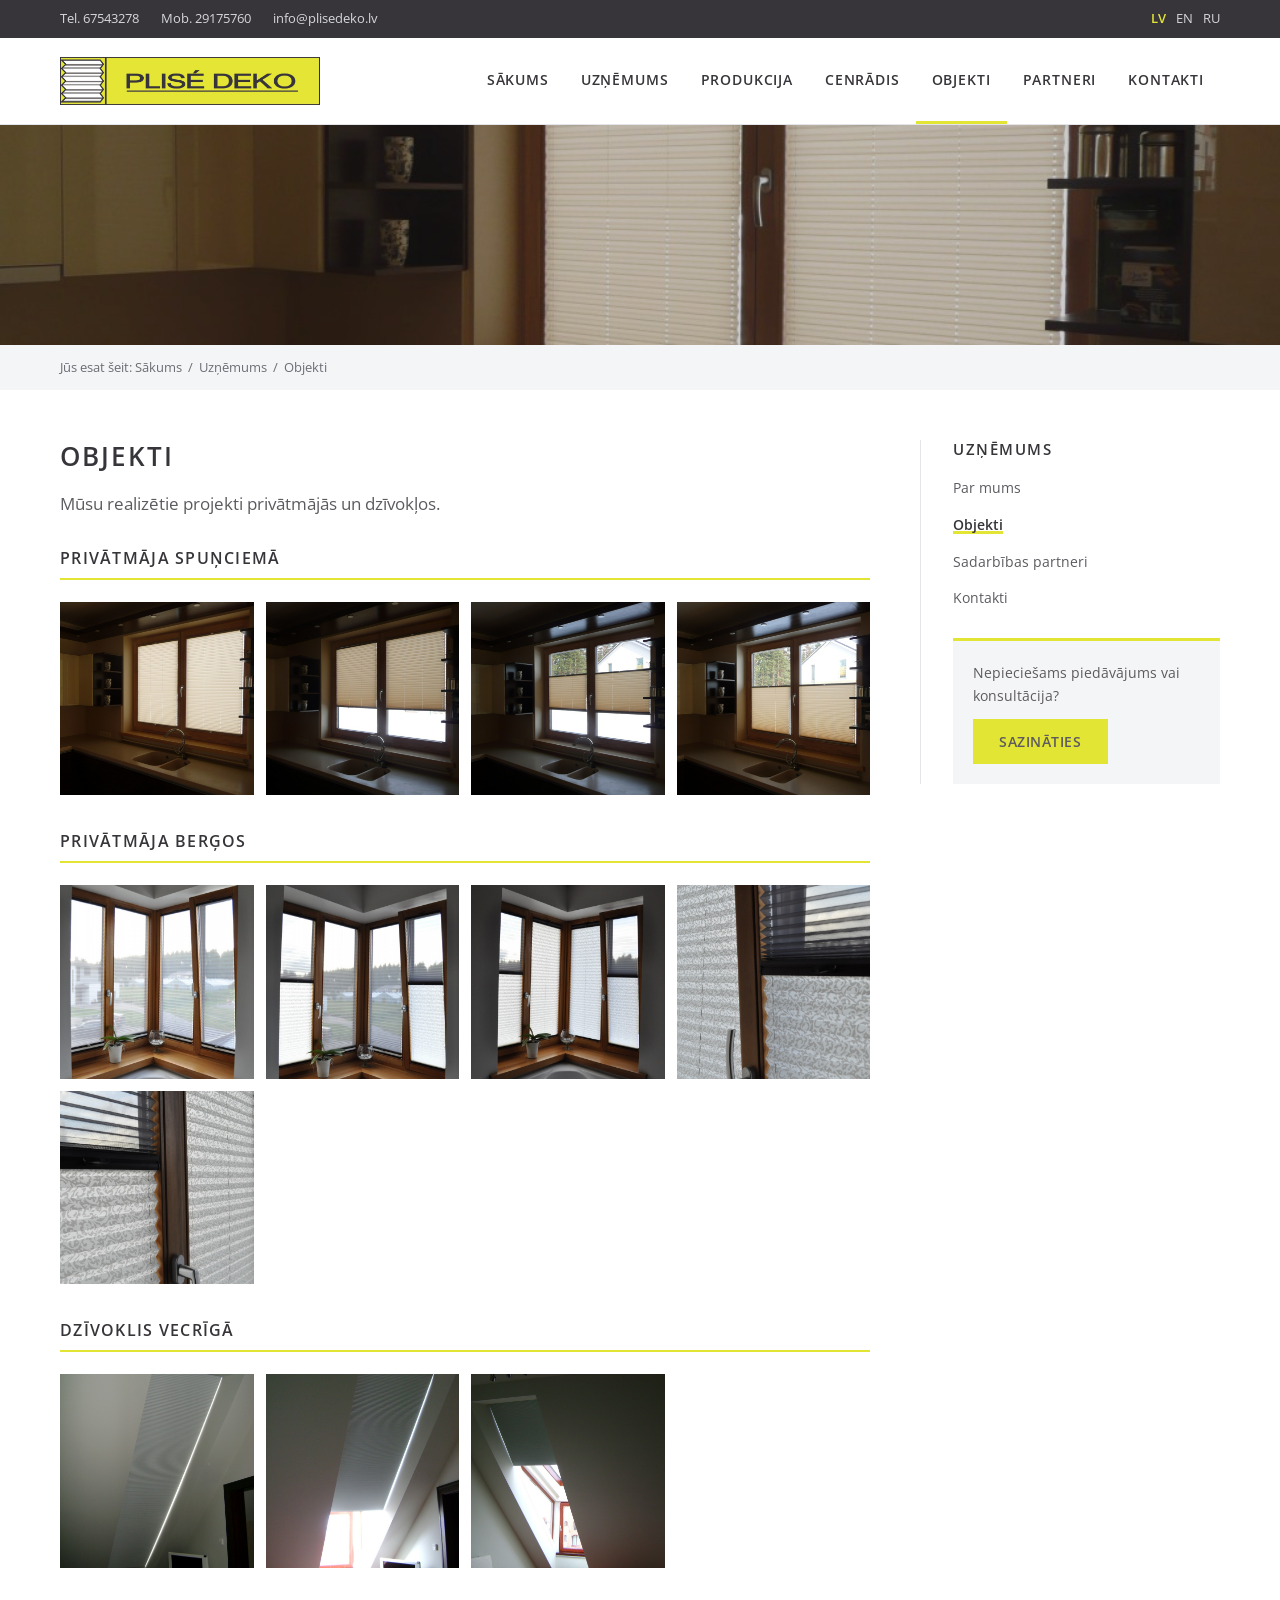
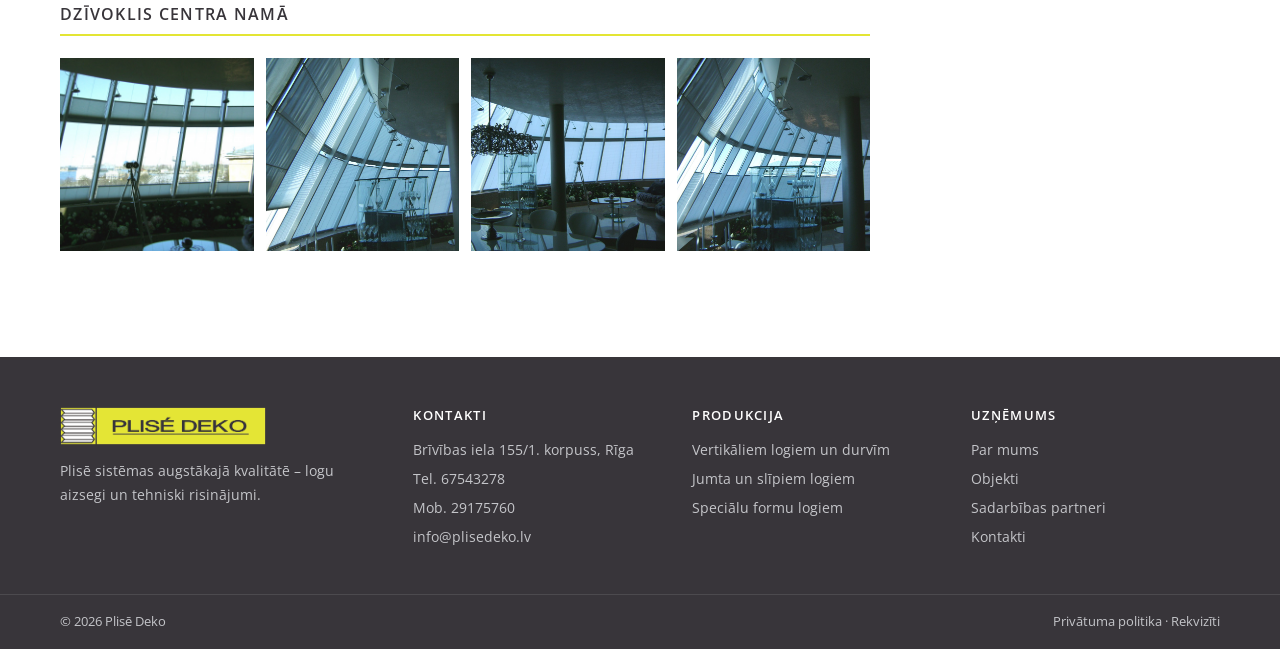
<file: objekti.html>
<!doctype html>
<html lang="lv">
<head>
<meta charset="utf-8">
<meta name="viewport" content="width=device-width, initial-scale=1">
<title>Objekti | Plisē Deko</title>
<link rel="preconnect" href="https://fonts.googleapis.com">
<link href="https://fonts.googleapis.com/css2?family=Open+Sans:wght@400;600;700&display=swap" rel="stylesheet">
<link rel="stylesheet" href="assets/css/style.css">
</head>
<body>
<a class="skip-link" href="#main">Pāriet uz saturu</a>
<div class="topbar">
  <div class="container">
    <div class="topbar__contact">
      <a href="tel:+37167543278">Tel. 67543278</a>
      <a href="tel:+37129175760">Mob. 29175760</a>
      <a href="mailto:info@plisedeko.lv">info@plisedeko.lv</a>
    </div>
    <div class="lang"><a href="index.html" class="is-active">LV</a><a href="#">EN</a><a href="#">RU</a></div>
  </div>
</div>
<header class="header">
  <div class="container">
    <a class="header__logo" href="index.html"><img src="assets/img/logo.webp" alt="Plisē Deko" width="260" height="48"></a>
    <button class="nav-toggle" type="button" aria-label="Atvērt izvēlni" aria-expanded="false" aria-controls="main-nav"><span></span></button>
    <nav class="nav" id="main-nav" aria-label="Galvenā izvēlne">
      <ul>
        <li><a href="index.html">Sākums</a></li>
        <li><a href="par-mums.html">Uzņēmums</a>
          <ul class="sub">
            <li><a href="par-mums.html">Par mums</a></li>
            <li><a href="objekti.html" aria-current="page">Objekti</a></li>
            <li><a href="sadarbibas-partneri.html">Sadarbības partneri</a></li>
          </ul>
        </li>
        <li><a href="produkcija.html">Produkcija</a>
          <ul class="sub"><li class="sub-label">Vertikāliem logiem un durvīm</li><li><a href="sistema-vs1-vs3.html">Sistēma VS1, VS2, VS3, VS SD</a></li><li><a href="sistema-vs4-vs10.html">Sistēma VS4 – VS10</a></li><li><a href="sistema-f1-fe.html">Sistēma F1, F3, F4, FE</a></li><li><a href="sistema-f-slope.html">Sistēma F Slope 1, F Slope 2, FD Slope 3</a></li><li><a href="sistema-df.html">Sistēma DF Comfort 10, DF 10, DF 20, DF 30</a></li><li class="sub-label">Jumta un slīpiem logiem</li><li><a href="sistema-pl20-pl33.html">Sistēma PL 20 – PL 33, PLK 30, PLE 30 – PLE 33</a></li><li><a href="sistema-pl11.html">Sistēma PL 11, PLK 13, PLE 12</a></li><li class="sub-label">Speciālu formu logiem</li><li><a href="sistema-sd-sr-spd.html">Sistēma SD2, SD3, SR1, SR2, SPD2, SPD3</a></li></ul>
        </li>
        <li><a href="cenradis.html">Cenrādis</a></li>
        <li class="is-active"><a href="objekti.html" aria-current="page">Objekti</a></li>
        <li><a href="sadarbibas-partneri.html">Partneri</a></li>
        <li><a href="kontakti.html">Kontakti</a></li>
      </ul>
    </nav>
  </div>
</header><div class="page-banner" style="background-image:url('assets/img/objects/P1070765-1024x768.jpg')"></div><div class="breadcrumb"><div class="container">Jūs esat šeit: <a href="index.html">Sākums</a><span class="sep">/</span><a href="par-mums.html">Uzņēmums</a><span class="sep">/</span><span>Objekti</span></div></div>
<div class="container layout">
  <main class="content" id="main">
    <h1>Objekti</h1>
    <p class="lead">Mūsu realizētie projekti privātmājās un dzīvokļos.</p>
    <h2 class="group-title">Privātmāja Spuņciemā</h2>
    <div class="gallery"><a href="assets/img/objects/P1070765-1024x768.jpg"><img src="assets/img/objects/P1070765-1024x768.jpg" alt="Privātmāja Spuņciemā" loading="lazy"></a><a href="assets/img/objects/P1070766-1024x768.jpg"><img src="assets/img/objects/P1070766-1024x768.jpg" alt="Privātmāja Spuņciemā" loading="lazy"></a><a href="assets/img/objects/P1070769-1024x768.jpg"><img src="assets/img/objects/P1070769-1024x768.jpg" alt="Privātmāja Spuņciemā" loading="lazy"></a><a href="assets/img/objects/P1070771-1024x768.jpg"><img src="assets/img/objects/P1070771-1024x768.jpg" alt="Privātmāja Spuņciemā" loading="lazy"></a></div><h2 class="group-title">Privātmāja Berģos</h2>
    <div class="gallery"><a href="assets/img/objects/DSC_0080-680x1024.jpg"><img src="assets/img/objects/DSC_0080-680x1024.jpg" alt="Privātmāja Berģos" loading="lazy"></a><a href="assets/img/objects/DSC_0081-680x1024.jpg"><img src="assets/img/objects/DSC_0081-680x1024.jpg" alt="Privātmāja Berģos" loading="lazy"></a><a href="assets/img/objects/DSC_0082-680x1024.jpg"><img src="assets/img/objects/DSC_0082-680x1024.jpg" alt="Privātmāja Berģos" loading="lazy"></a><a href="assets/img/objects/DSC_0084-1024x680.jpg"><img src="assets/img/objects/DSC_0084-1024x680.jpg" alt="Privātmāja Berģos" loading="lazy"></a><a href="assets/img/objects/DSC_0085-680x1024.jpg"><img src="assets/img/objects/DSC_0085-680x1024.jpg" alt="Privātmāja Berģos" loading="lazy"></a></div><h2 class="group-title">Dzīvoklis Vecrīgā</h2>
    <div class="gallery"><a href="assets/img/objects/DSC02834-768x1024.jpg"><img src="assets/img/objects/DSC02834-768x1024.jpg" alt="Dzīvoklis Vecrīgā" loading="lazy"></a><a href="assets/img/objects/DSC02838-768x1024.jpg"><img src="assets/img/objects/DSC02838-768x1024.jpg" alt="Dzīvoklis Vecrīgā" loading="lazy"></a><a href="assets/img/objects/DSC02845-1024x768.jpg"><img src="assets/img/objects/DSC02845-1024x768.jpg" alt="Dzīvoklis Vecrīgā" loading="lazy"></a></div><h2 class="group-title">Dzīvoklis Centra namā</h2>
    <div class="gallery"><a href="assets/img/objects/DSC030591-1024x804.jpg"><img src="assets/img/objects/DSC030591-1024x804.jpg" alt="Dzīvoklis Centra namā" loading="lazy"></a><a href="assets/img/objects/DSC030621-768x1024.jpg"><img src="assets/img/objects/DSC030621-768x1024.jpg" alt="Dzīvoklis Centra namā" loading="lazy"></a><a href="assets/img/objects/DSC030651-1024x768.jpg"><img src="assets/img/objects/DSC030651-1024x768.jpg" alt="Dzīvoklis Centra namā" loading="lazy"></a><a href="assets/img/objects/DSC030611-768x1024.jpg"><img src="assets/img/objects/DSC030611-768x1024.jpg" alt="Dzīvoklis Centra namā" loading="lazy"></a></div>
  </main>
  <aside class="sidebar">
    <h2>Uzņēmums</h2>
    <ul><li><a href="par-mums.html">Par mums</a></li><li class="is-active"><a href="objekti.html" aria-current="page">Objekti</a></li><li><a href="sadarbibas-partneri.html">Sadarbības partneri</a></li><li><a href="kontakti.html">Kontakti</a></li></ul>
    <div class="side-cta"><p>Nepieciešams piedāvājums vai konsultācija?</p><a class="btn" href="kontakti.html">Sazināties</a></div>
  </aside>
</div>
<footer class="footer">
  <div class="container">
    <div>
      <img class="footer__logo" src="assets/img/logo.webp" alt="Plisē Deko">
      <p>Plisē sistēmas augstākajā kvalitātē – logu aizsegi un tehniski risinājumi.</p>
    </div>
    <div>
      <h2>Kontakti</h2>
      <ul>
        <li>Brīvības iela 155/1. korpuss, Rīga</li>
        <li><a href="tel:+37167543278">Tel. 67543278</a></li>
        <li><a href="tel:+37129175760">Mob. 29175760</a></li>
        <li><a href="mailto:info@plisedeko.lv">info@plisedeko.lv</a></li>
      </ul>
    </div>
    <div>
      <h2>Produkcija</h2>
      <ul><li><a href="produkcija.html#vertikali">Vertikāliem logiem un durvīm</a></li><li><a href="produkcija.html#jumta">Jumta un slīpiem logiem</a></li><li><a href="produkcija.html#formas">Speciālu formu logiem</a></li></ul>
    </div>
    <div>
      <h2>Uzņēmums</h2>
      <ul>
        <li><a href="par-mums.html">Par mums</a></li>
        <li><a href="objekti.html" aria-current="page">Objekti</a></li>
        <li><a href="sadarbibas-partneri.html">Sadarbības partneri</a></li>
        <li><a href="kontakti.html">Kontakti</a></li>
      </ul>
    </div>
  </div>
  <div class="footer__bottom">
    <div class="container">
      <span>© 2026 Plisē Deko</span>
      <span><a href="#">Privātuma politika</a> · <a href="#">Rekvizīti</a></span>
    </div>
  </div>
</footer>
<a href="#" class="to-top" aria-label="Uz augšu">↑</a>
<script src="assets/js/main.js"></script>
</body>
</html>
</file>
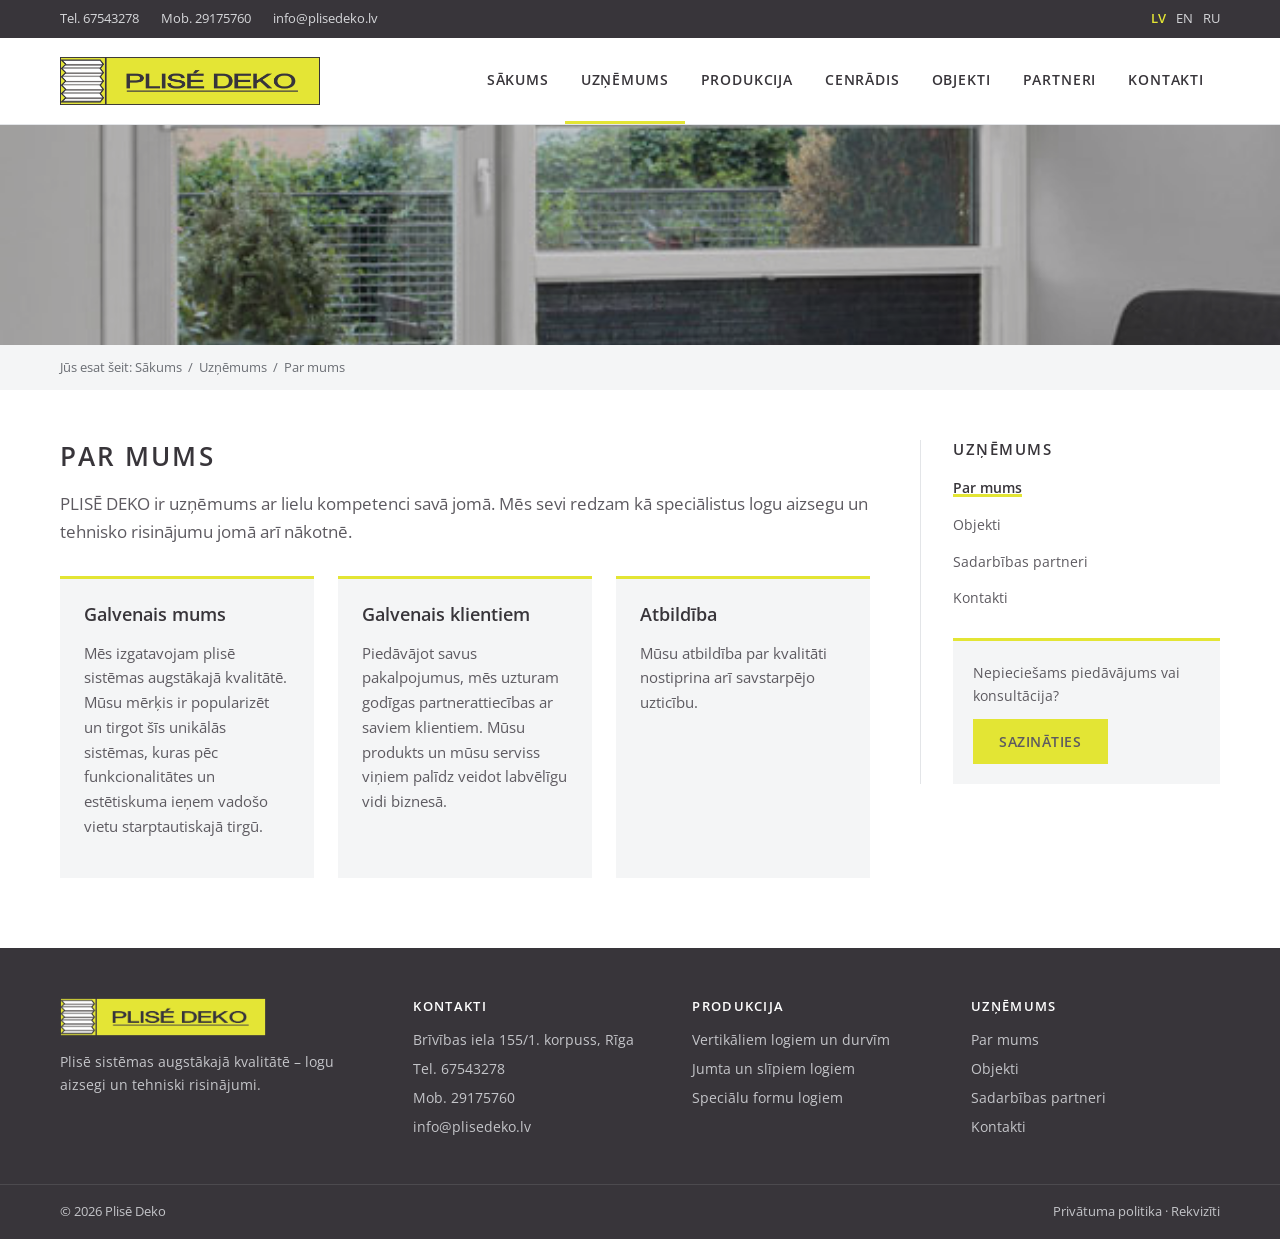
<file: par-mums.html>
<!doctype html>
<html lang="lv">
<head>
<meta charset="utf-8">
<meta name="viewport" content="width=device-width, initial-scale=1">
<title>Par mums | Plisē Deko</title>
<link rel="preconnect" href="https://fonts.googleapis.com">
<link href="https://fonts.googleapis.com/css2?family=Open+Sans:wght@400;600;700&display=swap" rel="stylesheet">
<link rel="stylesheet" href="assets/css/style.css">
</head>
<body>
<a class="skip-link" href="#main">Pāriet uz saturu</a>
<div class="topbar">
  <div class="container">
    <div class="topbar__contact">
      <a href="tel:+37167543278">Tel. 67543278</a>
      <a href="tel:+37129175760">Mob. 29175760</a>
      <a href="mailto:info@plisedeko.lv">info@plisedeko.lv</a>
    </div>
    <div class="lang"><a href="index.html" class="is-active">LV</a><a href="#">EN</a><a href="#">RU</a></div>
  </div>
</div>
<header class="header">
  <div class="container">
    <a class="header__logo" href="index.html"><img src="assets/img/logo.webp" alt="Plisē Deko" width="260" height="48"></a>
    <button class="nav-toggle" type="button" aria-label="Atvērt izvēlni" aria-expanded="false" aria-controls="main-nav"><span></span></button>
    <nav class="nav" id="main-nav" aria-label="Galvenā izvēlne">
      <ul>
        <li><a href="index.html">Sākums</a></li>
        <li class="is-active"><a href="par-mums.html" aria-current="page">Uzņēmums</a>
          <ul class="sub">
            <li><a href="par-mums.html" aria-current="page">Par mums</a></li>
            <li><a href="objekti.html">Objekti</a></li>
            <li><a href="sadarbibas-partneri.html">Sadarbības partneri</a></li>
          </ul>
        </li>
        <li><a href="produkcija.html">Produkcija</a>
          <ul class="sub"><li class="sub-label">Vertikāliem logiem un durvīm</li><li><a href="sistema-vs1-vs3.html">Sistēma VS1, VS2, VS3, VS SD</a></li><li><a href="sistema-vs4-vs10.html">Sistēma VS4 – VS10</a></li><li><a href="sistema-f1-fe.html">Sistēma F1, F3, F4, FE</a></li><li><a href="sistema-f-slope.html">Sistēma F Slope 1, F Slope 2, FD Slope 3</a></li><li><a href="sistema-df.html">Sistēma DF Comfort 10, DF 10, DF 20, DF 30</a></li><li class="sub-label">Jumta un slīpiem logiem</li><li><a href="sistema-pl20-pl33.html">Sistēma PL 20 – PL 33, PLK 30, PLE 30 – PLE 33</a></li><li><a href="sistema-pl11.html">Sistēma PL 11, PLK 13, PLE 12</a></li><li class="sub-label">Speciālu formu logiem</li><li><a href="sistema-sd-sr-spd.html">Sistēma SD2, SD3, SR1, SR2, SPD2, SPD3</a></li></ul>
        </li>
        <li><a href="cenradis.html">Cenrādis</a></li>
        <li><a href="objekti.html">Objekti</a></li>
        <li><a href="sadarbibas-partneri.html">Partneri</a></li>
        <li><a href="kontakti.html">Kontakti</a></li>
      </ul>
    </nav>
  </div>
</header><div class="page-banner" style="background-image:url('assets/img/hero/plissee011.jpg')"></div><div class="breadcrumb"><div class="container">Jūs esat šeit: <a href="index.html">Sākums</a><span class="sep">/</span><a href="par-mums.html" aria-current="page">Uzņēmums</a><span class="sep">/</span><span>Par mums</span></div></div>
<div class="container layout">
  <main class="content" id="main">
    <h1>Par mums</h1>
    <p class="lead">PLISĒ DEKO ir uzņēmums ar lielu kompetenci savā jomā. Mēs sevi redzam kā speciālistus logu aizsegu un tehnisko risinājumu jomā arī nākotnē.</p>
    <div class="values">
      <div><h2>Galvenais mums</h2><p>Mēs izgatavojam plisē sistēmas augstākajā kvalitātē. Mūsu mērķis ir popularizēt un tirgot šīs unikālās sistēmas, kuras pēc funkcionalitātes un estētiskuma ieņem vadošo vietu starptautiskajā tirgū.</p></div>
      <div><h2>Galvenais klientiem</h2><p>Piedāvājot savus pakalpojumus, mēs uzturam godīgas partnerattiecības ar saviem klientiem. Mūsu produkts un mūsu serviss viņiem palīdz veidot labvēlīgu vidi biznesā.</p></div>
      <div><h2>Atbildība</h2><p>Mūsu atbildība par kvalitāti nostiprina arī savstarpējo uzticību.</p></div>
    </div>
  </main>
  <aside class="sidebar">
    <h2>Uzņēmums</h2>
    <ul><li class="is-active"><a href="par-mums.html" aria-current="page">Par mums</a></li><li><a href="objekti.html">Objekti</a></li><li><a href="sadarbibas-partneri.html">Sadarbības partneri</a></li><li><a href="kontakti.html">Kontakti</a></li></ul>
    <div class="side-cta"><p>Nepieciešams piedāvājums vai konsultācija?</p><a class="btn" href="kontakti.html">Sazināties</a></div>
  </aside>
</div>
<footer class="footer">
  <div class="container">
    <div>
      <img class="footer__logo" src="assets/img/logo.webp" alt="Plisē Deko">
      <p>Plisē sistēmas augstākajā kvalitātē – logu aizsegi un tehniski risinājumi.</p>
    </div>
    <div>
      <h2>Kontakti</h2>
      <ul>
        <li>Brīvības iela 155/1. korpuss, Rīga</li>
        <li><a href="tel:+37167543278">Tel. 67543278</a></li>
        <li><a href="tel:+37129175760">Mob. 29175760</a></li>
        <li><a href="mailto:info@plisedeko.lv">info@plisedeko.lv</a></li>
      </ul>
    </div>
    <div>
      <h2>Produkcija</h2>
      <ul><li><a href="produkcija.html#vertikali">Vertikāliem logiem un durvīm</a></li><li><a href="produkcija.html#jumta">Jumta un slīpiem logiem</a></li><li><a href="produkcija.html#formas">Speciālu formu logiem</a></li></ul>
    </div>
    <div>
      <h2>Uzņēmums</h2>
      <ul>
        <li><a href="par-mums.html" aria-current="page">Par mums</a></li>
        <li><a href="objekti.html">Objekti</a></li>
        <li><a href="sadarbibas-partneri.html">Sadarbības partneri</a></li>
        <li><a href="kontakti.html">Kontakti</a></li>
      </ul>
    </div>
  </div>
  <div class="footer__bottom">
    <div class="container">
      <span>© 2026 Plisē Deko</span>
      <span><a href="#">Privātuma politika</a> · <a href="#">Rekvizīti</a></span>
    </div>
  </div>
</footer>
<a href="#" class="to-top" aria-label="Uz augšu">↑</a>
<script src="assets/js/main.js"></script>
</body>
</html>
</file>
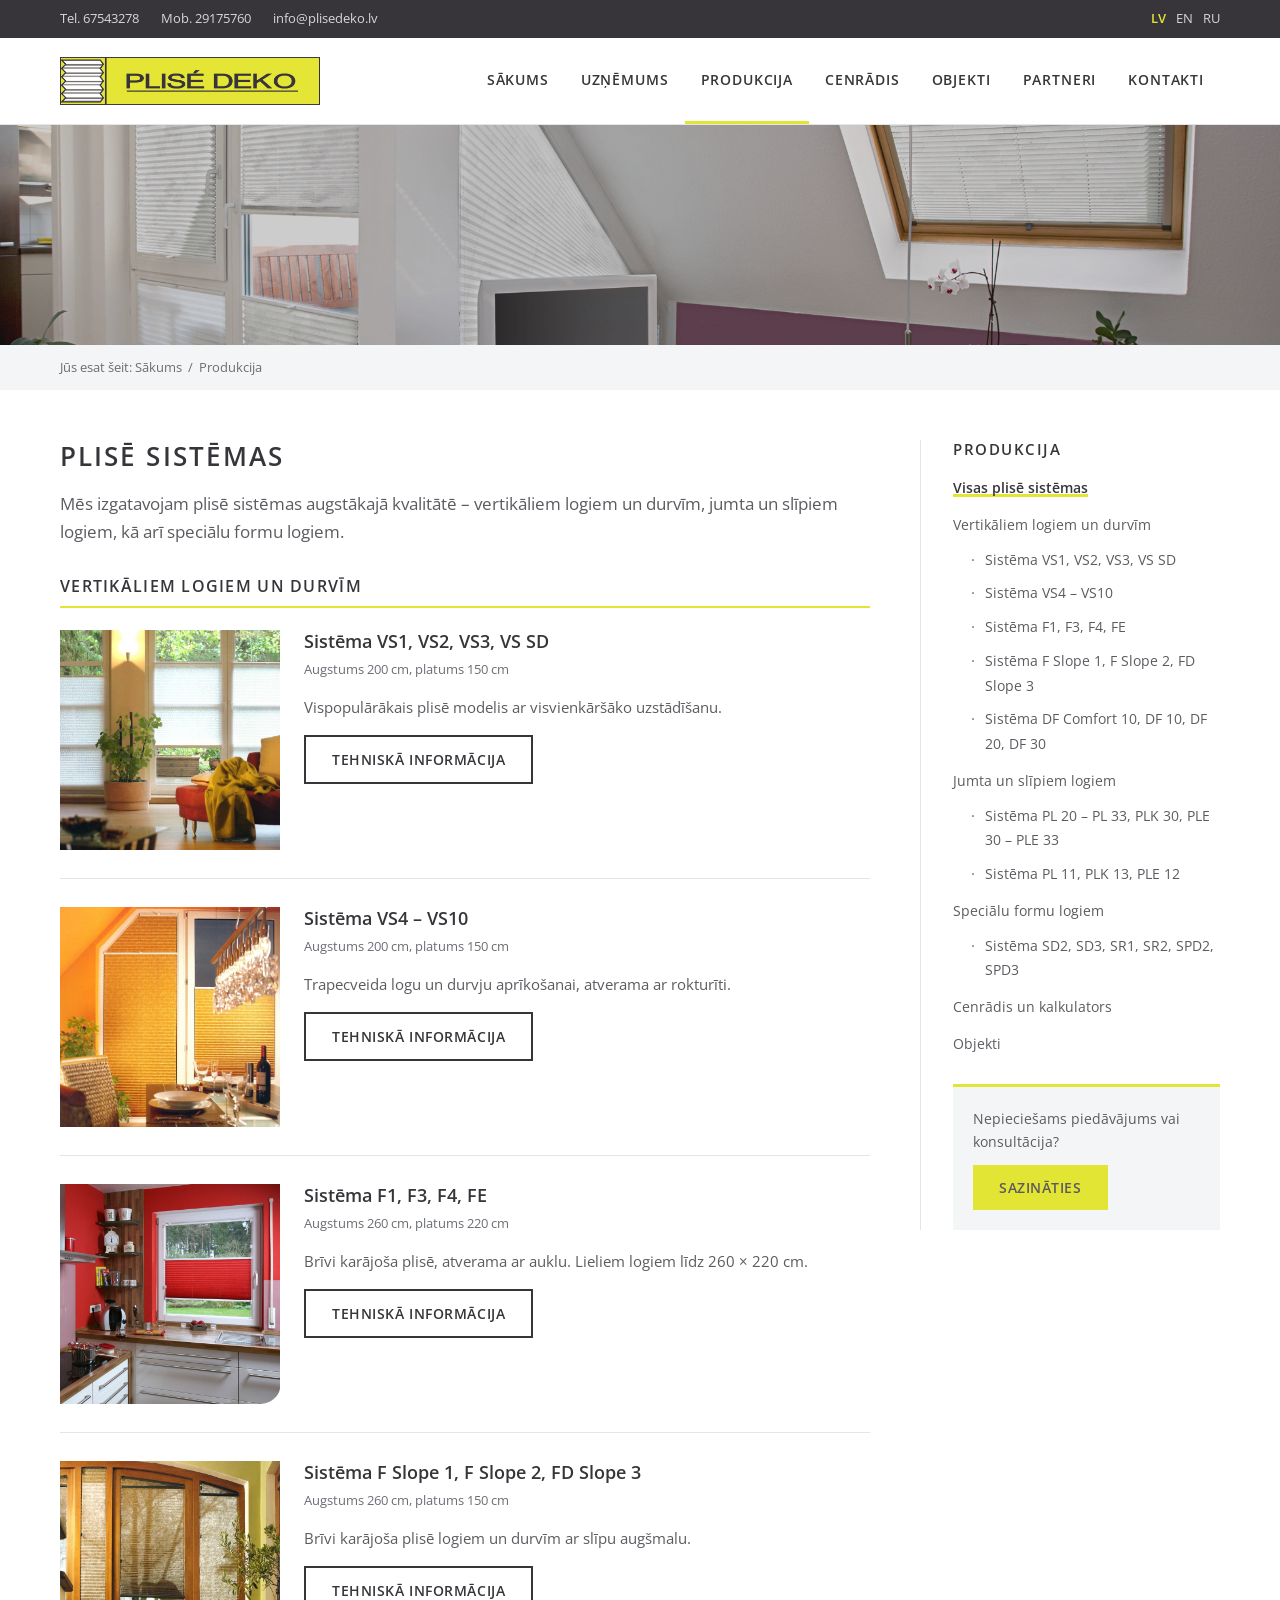
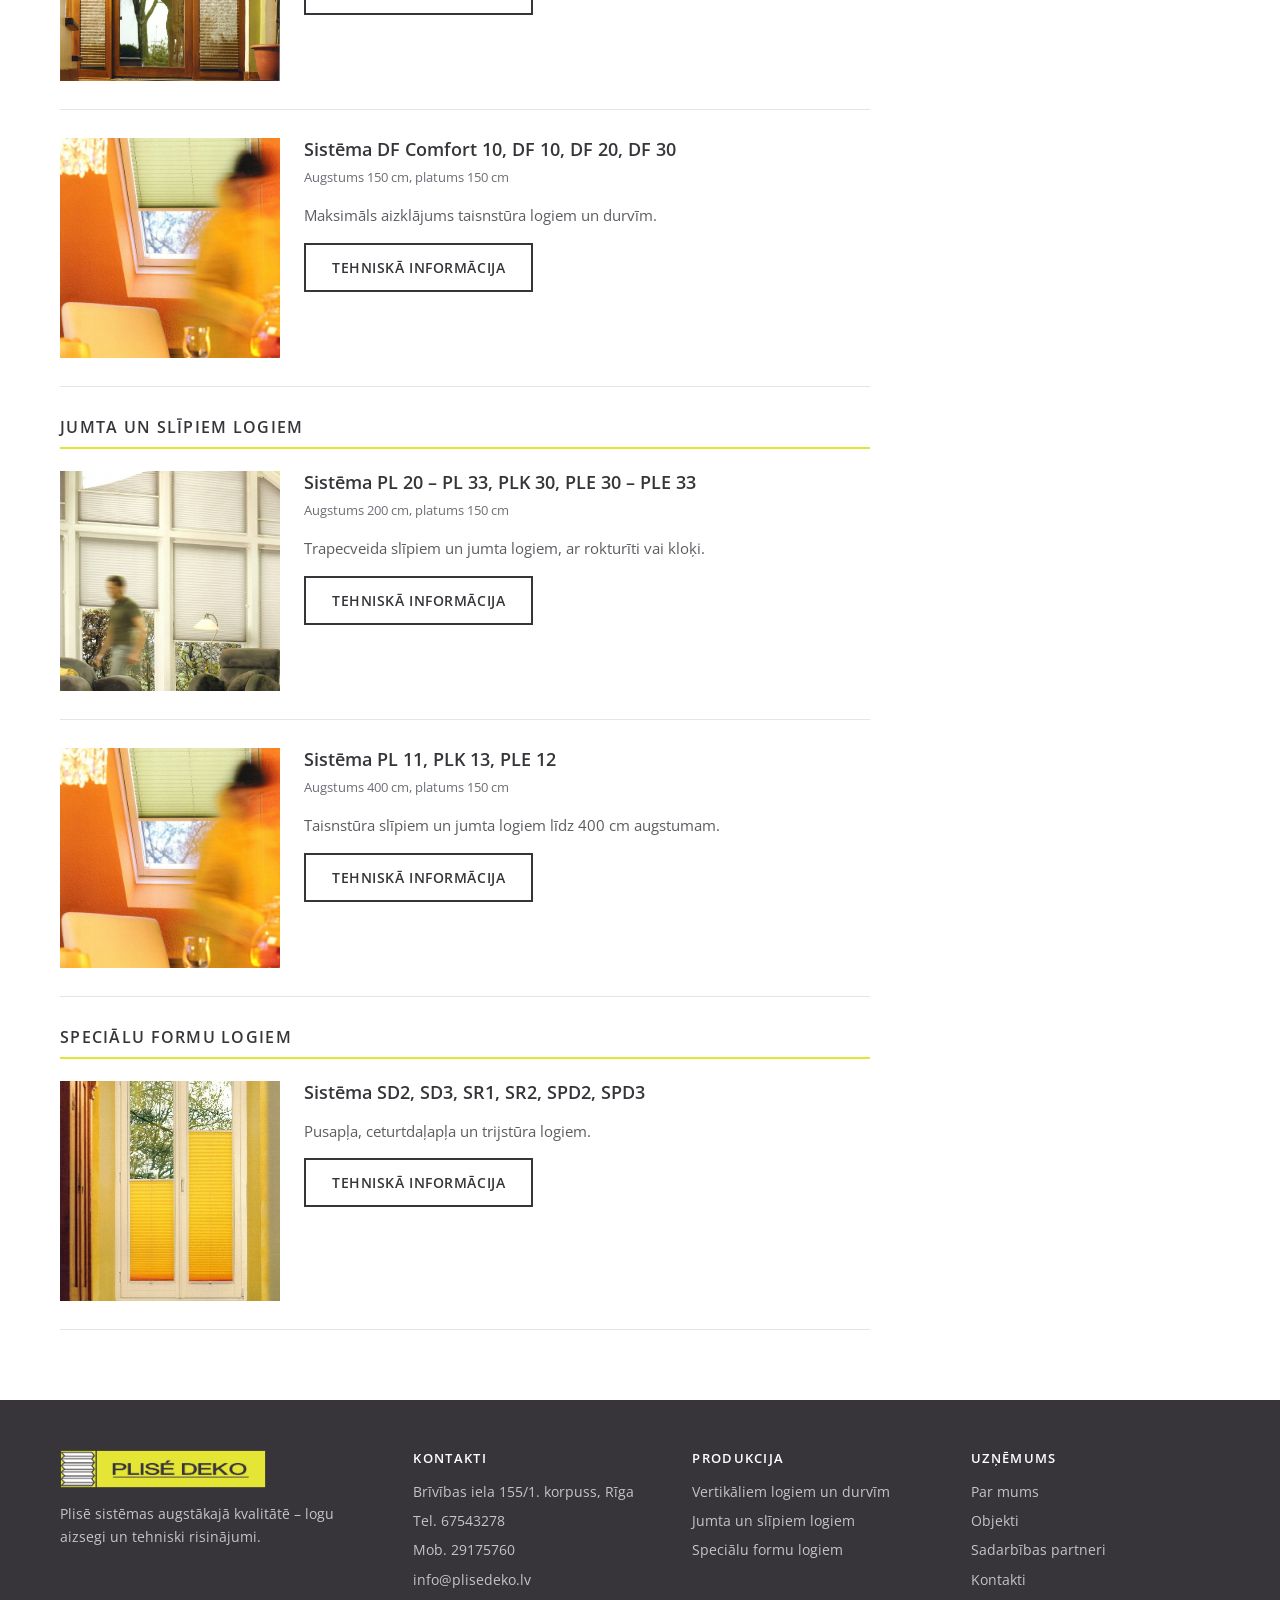
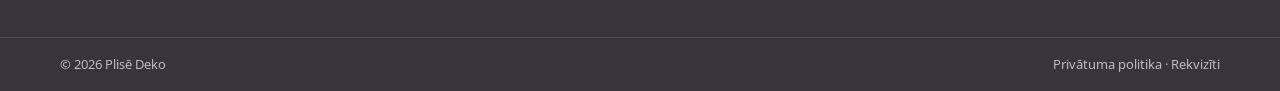
<file: produkcija.html>
<!doctype html>
<html lang="lv">
<head>
<meta charset="utf-8">
<meta name="viewport" content="width=device-width, initial-scale=1">
<title>Produkcija | Plisē Deko</title>
<link rel="preconnect" href="https://fonts.googleapis.com">
<link href="https://fonts.googleapis.com/css2?family=Open+Sans:wght@400;600;700&display=swap" rel="stylesheet">
<link rel="stylesheet" href="assets/css/style.css">
</head>
<body>
<a class="skip-link" href="#main">Pāriet uz saturu</a>
<div class="topbar">
  <div class="container">
    <div class="topbar__contact">
      <a href="tel:+37167543278">Tel. 67543278</a>
      <a href="tel:+37129175760">Mob. 29175760</a>
      <a href="mailto:info@plisedeko.lv">info@plisedeko.lv</a>
    </div>
    <div class="lang"><a href="index.html" class="is-active">LV</a><a href="#">EN</a><a href="#">RU</a></div>
  </div>
</div>
<header class="header">
  <div class="container">
    <a class="header__logo" href="index.html"><img src="assets/img/logo.webp" alt="Plisē Deko" width="260" height="48"></a>
    <button class="nav-toggle" type="button" aria-label="Atvērt izvēlni" aria-expanded="false" aria-controls="main-nav"><span></span></button>
    <nav class="nav" id="main-nav" aria-label="Galvenā izvēlne">
      <ul>
        <li><a href="index.html">Sākums</a></li>
        <li><a href="par-mums.html">Uzņēmums</a>
          <ul class="sub">
            <li><a href="par-mums.html">Par mums</a></li>
            <li><a href="objekti.html">Objekti</a></li>
            <li><a href="sadarbibas-partneri.html">Sadarbības partneri</a></li>
          </ul>
        </li>
        <li class="is-active"><a href="produkcija.html" aria-current="page">Produkcija</a>
          <ul class="sub"><li class="sub-label">Vertikāliem logiem un durvīm</li><li><a href="sistema-vs1-vs3.html">Sistēma VS1, VS2, VS3, VS SD</a></li><li><a href="sistema-vs4-vs10.html">Sistēma VS4 – VS10</a></li><li><a href="sistema-f1-fe.html">Sistēma F1, F3, F4, FE</a></li><li><a href="sistema-f-slope.html">Sistēma F Slope 1, F Slope 2, FD Slope 3</a></li><li><a href="sistema-df.html">Sistēma DF Comfort 10, DF 10, DF 20, DF 30</a></li><li class="sub-label">Jumta un slīpiem logiem</li><li><a href="sistema-pl20-pl33.html">Sistēma PL 20 – PL 33, PLK 30, PLE 30 – PLE 33</a></li><li><a href="sistema-pl11.html">Sistēma PL 11, PLK 13, PLE 12</a></li><li class="sub-label">Speciālu formu logiem</li><li><a href="sistema-sd-sr-spd.html">Sistēma SD2, SD3, SR1, SR2, SPD2, SPD3</a></li></ul>
        </li>
        <li><a href="cenradis.html">Cenrādis</a></li>
        <li><a href="objekti.html">Objekti</a></li>
        <li><a href="sadarbibas-partneri.html">Partneri</a></li>
        <li><a href="kontakti.html">Kontakti</a></li>
      </ul>
    </nav>
  </div>
</header><div class="page-banner" style="background-image:url('assets/img/hero/Plissee_Design_1.jpg')"></div><div class="breadcrumb"><div class="container">Jūs esat šeit: <a href="index.html">Sākums</a><span class="sep">/</span><span>Produkcija</span></div></div>
<div class="container layout">
  <main class="content" id="main">
    <h1>Plisē sistēmas</h1>
    <p class="lead">Mēs izgatavojam plisē sistēmas augstākajā kvalitātē – vertikāliem logiem un durvīm, jumta un slīpiem logiem, kā arī speciālu formu logiem.</p>
    
    <h2 class="group-title" id="vertikali">Vertikāliem logiem un durvīm</h2>
    <div class="product-list">
      <div class="product-row">
        <a href="sistema-vs1-vs3.html"><img src="assets/img/products/121-721x1024.jpg" alt="Sistēma VS1, VS2, VS3, VS SD" loading="lazy"></a>
        <div>
          <h3><a href="sistema-vs1-vs3.html">Sistēma VS1, VS2, VS3, VS SD</a></h3>
          <div class="meta">Augstums 200 cm, platums 150 cm</div>
          <p>Vispopulārākais plisē modelis ar visvienkāršāko uzstādīšanu.</p>
          <a class="btn btn--ghost" href="sistema-vs1-vs3.html">Tehniskā informācija</a>
        </div>
      </div><div class="product-row">
        <a href="sistema-vs4-vs10.html"><img src="assets/img/products/36-647x1024.jpg" alt="Sistēma VS4 – VS10" loading="lazy"></a>
        <div>
          <h3><a href="sistema-vs4-vs10.html">Sistēma VS4 – VS10</a></h3>
          <div class="meta">Augstums 200 cm, platums 150 cm</div>
          <p>Trapecveida logu un durvju aprīkošanai, atverama ar rokturīti.</p>
          <a class="btn btn--ghost" href="sistema-vs4-vs10.html">Tehniskā informācija</a>
        </div>
      </div><div class="product-row">
        <a href="sistema-f1-fe.html"><img src="assets/img/products/cosiflor_plissee_1rund2.jpg" alt="Sistēma F1, F3, F4, FE" loading="lazy"></a>
        <div>
          <h3><a href="sistema-f1-fe.html">Sistēma F1, F3, F4, FE</a></h3>
          <div class="meta">Augstums 260 cm, platums 220 cm</div>
          <p>Brīvi karājoša plisē, atverama ar auklu. Lieliem logiem līdz 260 × 220 cm.</p>
          <a class="btn btn--ghost" href="sistema-f1-fe.html">Tehniskā informācija</a>
        </div>
      </div><div class="product-row">
        <a href="sistema-f-slope.html"><img src="assets/img/products/39-725x1024.jpg" alt="Sistēma F Slope 1, F Slope 2, FD Slope 3" loading="lazy"></a>
        <div>
          <h3><a href="sistema-f-slope.html">Sistēma F Slope 1, F Slope 2, FD Slope 3</a></h3>
          <div class="meta">Augstums 260 cm, platums 150 cm</div>
          <p>Brīvi karājoša plisē logiem un durvīm ar slīpu augšmalu.</p>
          <a class="btn btn--ghost" href="sistema-f-slope.html">Tehniskā informācija</a>
        </div>
      </div><div class="product-row">
        <a href="sistema-df.html"><img src="assets/img/products/161-550x1024.jpg" alt="Sistēma DF Comfort 10, DF 10, DF 20, DF 30" loading="lazy"></a>
        <div>
          <h3><a href="sistema-df.html">Sistēma DF Comfort 10, DF 10, DF 20, DF 30</a></h3>
          <div class="meta">Augstums 150 cm, platums 150 cm</div>
          <p>Maksimāls aizklājums taisnstūra logiem un durvīm.</p>
          <a class="btn btn--ghost" href="sistema-df.html">Tehniskā informācija</a>
        </div>
      </div>
    </div>
    <h2 class="group-title" id="jumta">Jumta un slīpiem logiem</h2>
    <div class="product-list">
      <div class="product-row">
        <a href="sistema-pl20-pl33.html"><img src="assets/img/products/131-645x1024.jpg" alt="Sistēma PL 20 – PL 33, PLK 30, PLE 30 – PLE 33" loading="lazy"></a>
        <div>
          <h3><a href="sistema-pl20-pl33.html">Sistēma PL 20 – PL 33, PLK 30, PLE 30 – PLE 33</a></h3>
          <div class="meta">Augstums 200 cm, platums 150 cm</div>
          <p>Trapecveida slīpiem un jumta logiem, ar rokturīti vai kloķi.</p>
          <a class="btn btn--ghost" href="sistema-pl20-pl33.html">Tehniskā informācija</a>
        </div>
      </div><div class="product-row">
        <a href="sistema-pl11.html"><img src="assets/img/products/162-550x1024.jpg" alt="Sistēma PL 11, PLK 13, PLE 12" loading="lazy"></a>
        <div>
          <h3><a href="sistema-pl11.html">Sistēma PL 11, PLK 13, PLE 12</a></h3>
          <div class="meta">Augstums 400 cm, platums 150 cm</div>
          <p>Taisnstūra slīpiem un jumta logiem līdz 400 cm augstumam.</p>
          <a class="btn btn--ghost" href="sistema-pl11.html">Tehniskā informācija</a>
        </div>
      </div>
    </div>
    <h2 class="group-title" id="formas">Speciālu formu logiem</h2>
    <div class="product-list">
      <div class="product-row">
        <a href="sistema-sd-sr-spd.html"><img src="assets/img/products/91-438x1024.jpg" alt="Sistēma SD2, SD3, SR1, SR2, SPD2, SPD3" loading="lazy"></a>
        <div>
          <h3><a href="sistema-sd-sr-spd.html">Sistēma SD2, SD3, SR1, SR2, SPD2, SPD3</a></h3>
          <div class="meta"></div>
          <p>Pusapļa, ceturtdaļapļa un trijstūra logiem.</p>
          <a class="btn btn--ghost" href="sistema-sd-sr-spd.html">Tehniskā informācija</a>
        </div>
      </div>
    </div>
  </main>
  <aside class="sidebar">
    <h2>Produkcija</h2>
    <ul>
      <li class="is-active"><a href="produkcija.html" aria-current="page">Visas plisē sistēmas</a></li>
      <li><a href="produkcija.html#vertikali">Vertikāliem logiem un durvīm</a>
        <ul><li><a href="sistema-vs1-vs3.html">Sistēma VS1, VS2, VS3, VS SD</a></li><li><a href="sistema-vs4-vs10.html">Sistēma VS4 – VS10</a></li><li><a href="sistema-f1-fe.html">Sistēma F1, F3, F4, FE</a></li><li><a href="sistema-f-slope.html">Sistēma F Slope 1, F Slope 2, FD Slope 3</a></li><li><a href="sistema-df.html">Sistēma DF Comfort 10, DF 10, DF 20, DF 30</a></li></ul>
      </li><li><a href="produkcija.html#jumta">Jumta un slīpiem logiem</a>
        <ul><li><a href="sistema-pl20-pl33.html">Sistēma PL 20 – PL 33, PLK 30, PLE 30 – PLE 33</a></li><li><a href="sistema-pl11.html">Sistēma PL 11, PLK 13, PLE 12</a></li></ul>
      </li><li><a href="produkcija.html#formas">Speciālu formu logiem</a>
        <ul><li><a href="sistema-sd-sr-spd.html">Sistēma SD2, SD3, SR1, SR2, SPD2, SPD3</a></li></ul>
      </li>
      <li><a href="cenradis.html">Cenrādis un kalkulators</a></li>
      <li><a href="objekti.html">Objekti</a></li>
    </ul>
    <div class="side-cta"><p>Nepieciešams piedāvājums vai konsultācija?</p><a class="btn" href="kontakti.html">Sazināties</a></div>
  </aside>
</div>
<footer class="footer">
  <div class="container">
    <div>
      <img class="footer__logo" src="assets/img/logo.webp" alt="Plisē Deko">
      <p>Plisē sistēmas augstākajā kvalitātē – logu aizsegi un tehniski risinājumi.</p>
    </div>
    <div>
      <h2>Kontakti</h2>
      <ul>
        <li>Brīvības iela 155/1. korpuss, Rīga</li>
        <li><a href="tel:+37167543278">Tel. 67543278</a></li>
        <li><a href="tel:+37129175760">Mob. 29175760</a></li>
        <li><a href="mailto:info@plisedeko.lv">info@plisedeko.lv</a></li>
      </ul>
    </div>
    <div>
      <h2>Produkcija</h2>
      <ul><li><a href="produkcija.html#vertikali">Vertikāliem logiem un durvīm</a></li><li><a href="produkcija.html#jumta">Jumta un slīpiem logiem</a></li><li><a href="produkcija.html#formas">Speciālu formu logiem</a></li></ul>
    </div>
    <div>
      <h2>Uzņēmums</h2>
      <ul>
        <li><a href="par-mums.html">Par mums</a></li>
        <li><a href="objekti.html">Objekti</a></li>
        <li><a href="sadarbibas-partneri.html">Sadarbības partneri</a></li>
        <li><a href="kontakti.html">Kontakti</a></li>
      </ul>
    </div>
  </div>
  <div class="footer__bottom">
    <div class="container">
      <span>© 2026 Plisē Deko</span>
      <span><a href="#">Privātuma politika</a> · <a href="#">Rekvizīti</a></span>
    </div>
  </div>
</footer>
<a href="#" class="to-top" aria-label="Uz augšu">↑</a>
<script src="assets/js/main.js"></script>
</body>
</html>
</file>
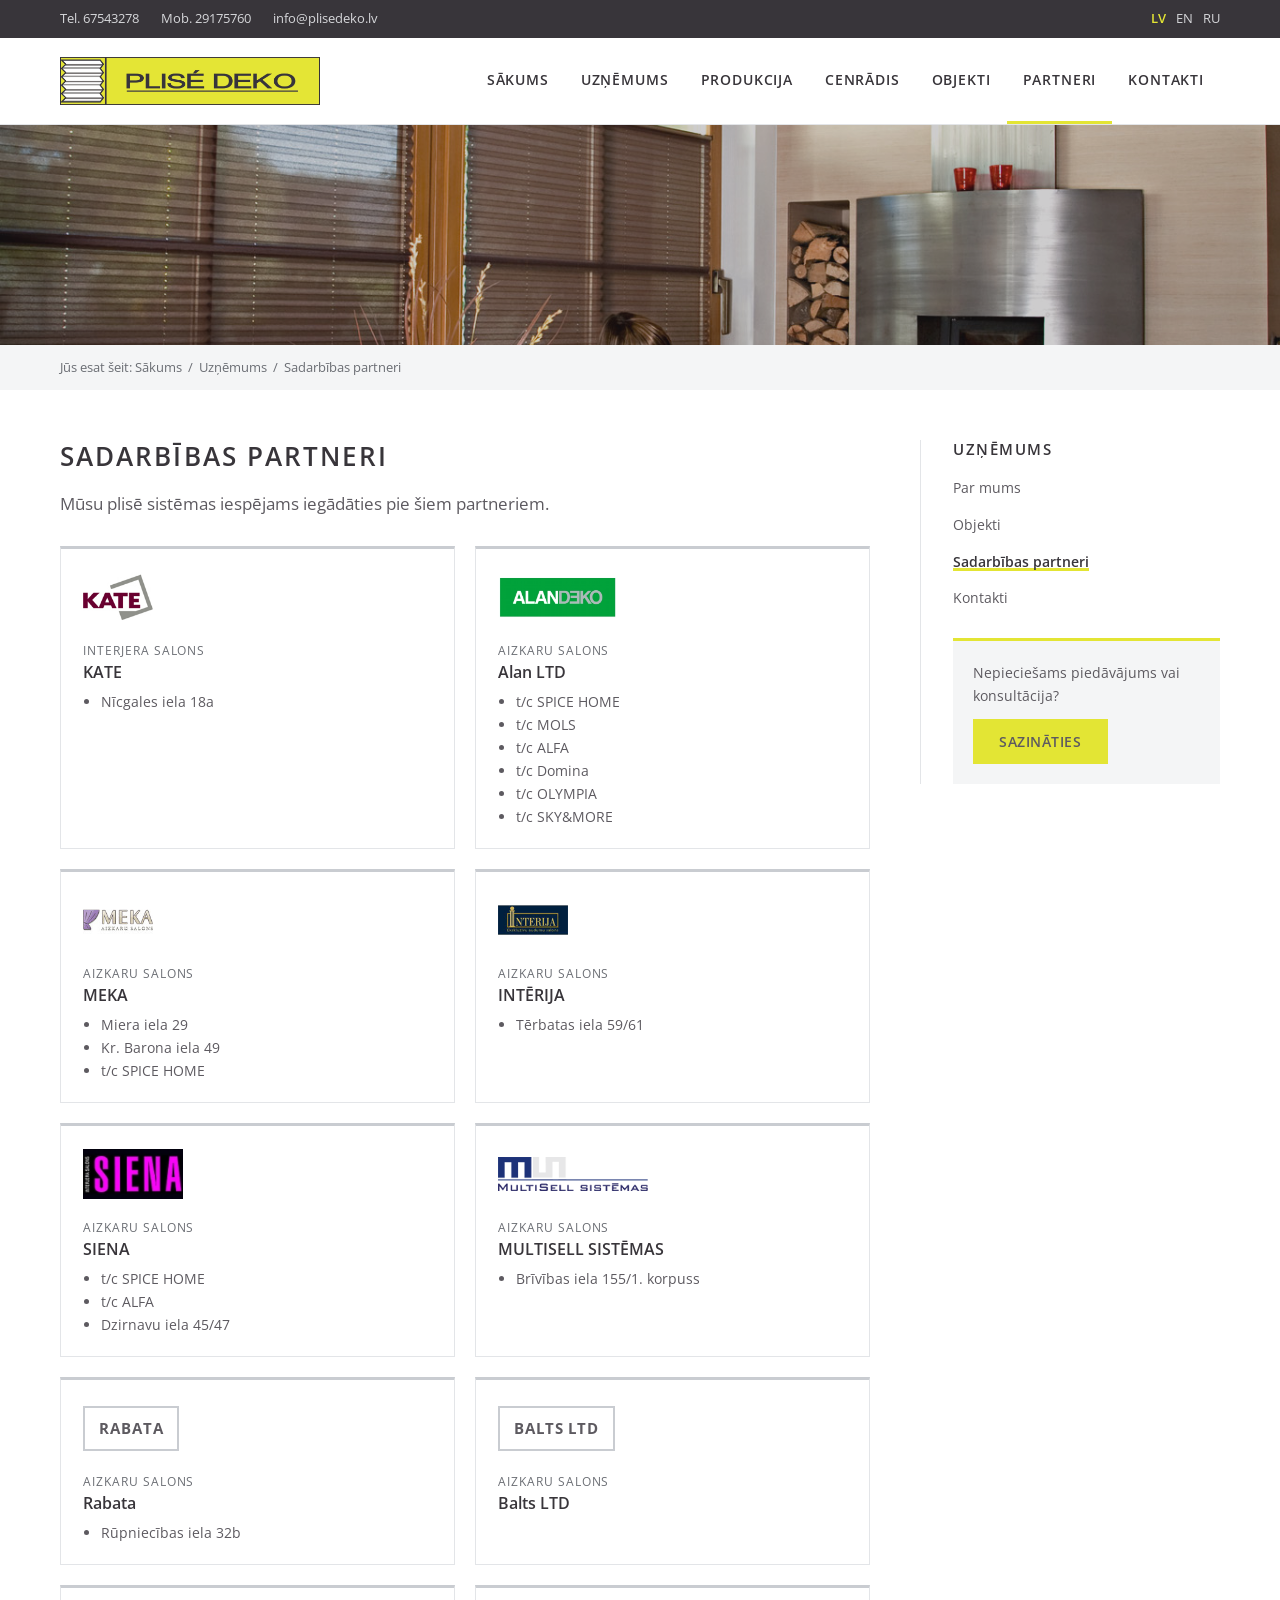
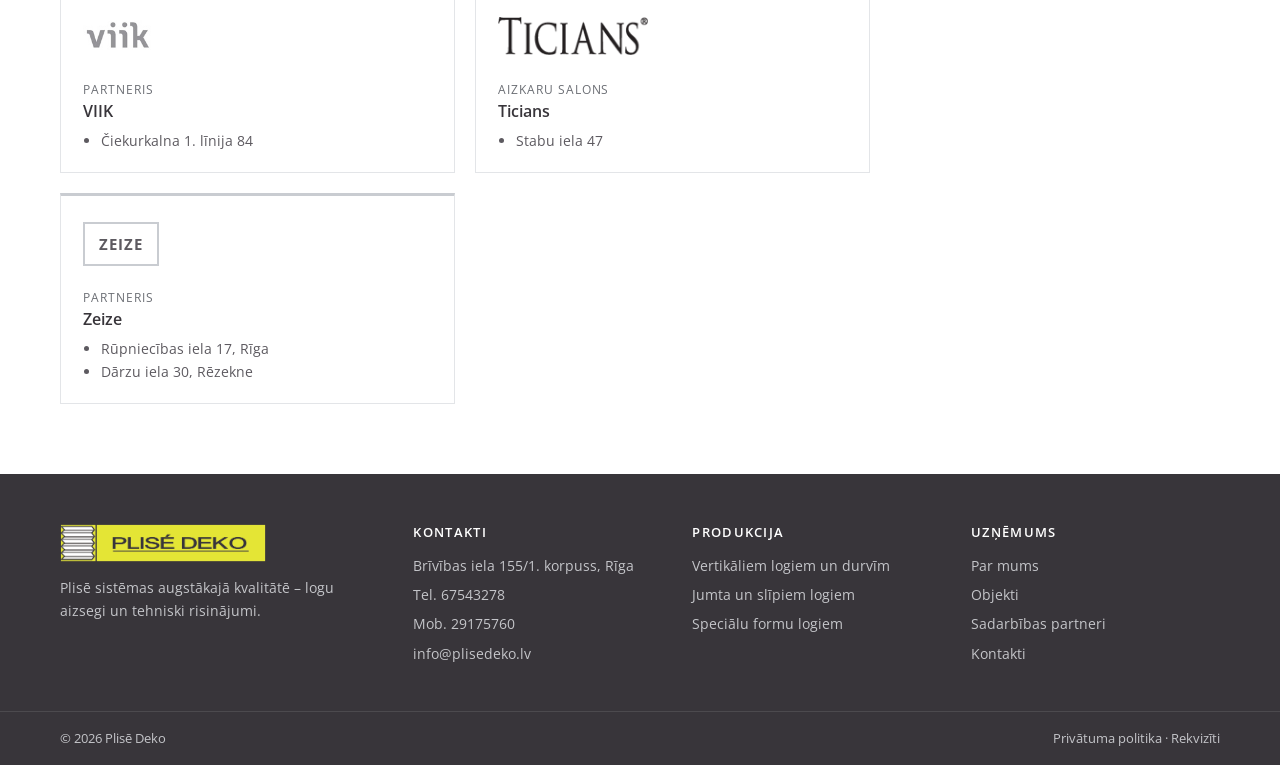
<file: sadarbibas-partneri.html>
<!doctype html>
<html lang="lv">
<head>
<meta charset="utf-8">
<meta name="viewport" content="width=device-width, initial-scale=1">
<title>Sadarbības partneri | Plisē Deko</title>
<link rel="preconnect" href="https://fonts.googleapis.com">
<link href="https://fonts.googleapis.com/css2?family=Open+Sans:wght@400;600;700&display=swap" rel="stylesheet">
<link rel="stylesheet" href="assets/css/style.css">
</head>
<body>
<a class="skip-link" href="#main">Pāriet uz saturu</a>
<div class="topbar">
  <div class="container">
    <div class="topbar__contact">
      <a href="tel:+37167543278">Tel. 67543278</a>
      <a href="tel:+37129175760">Mob. 29175760</a>
      <a href="mailto:info@plisedeko.lv">info@plisedeko.lv</a>
    </div>
    <div class="lang"><a href="index.html" class="is-active">LV</a><a href="#">EN</a><a href="#">RU</a></div>
  </div>
</div>
<header class="header">
  <div class="container">
    <a class="header__logo" href="index.html"><img src="assets/img/logo.webp" alt="Plisē Deko" width="260" height="48"></a>
    <button class="nav-toggle" type="button" aria-label="Atvērt izvēlni" aria-expanded="false" aria-controls="main-nav"><span></span></button>
    <nav class="nav" id="main-nav" aria-label="Galvenā izvēlne">
      <ul>
        <li><a href="index.html">Sākums</a></li>
        <li><a href="par-mums.html">Uzņēmums</a>
          <ul class="sub">
            <li><a href="par-mums.html">Par mums</a></li>
            <li><a href="objekti.html">Objekti</a></li>
            <li><a href="sadarbibas-partneri.html" aria-current="page">Sadarbības partneri</a></li>
          </ul>
        </li>
        <li><a href="produkcija.html">Produkcija</a>
          <ul class="sub"><li class="sub-label">Vertikāliem logiem un durvīm</li><li><a href="sistema-vs1-vs3.html">Sistēma VS1, VS2, VS3, VS SD</a></li><li><a href="sistema-vs4-vs10.html">Sistēma VS4 – VS10</a></li><li><a href="sistema-f1-fe.html">Sistēma F1, F3, F4, FE</a></li><li><a href="sistema-f-slope.html">Sistēma F Slope 1, F Slope 2, FD Slope 3</a></li><li><a href="sistema-df.html">Sistēma DF Comfort 10, DF 10, DF 20, DF 30</a></li><li class="sub-label">Jumta un slīpiem logiem</li><li><a href="sistema-pl20-pl33.html">Sistēma PL 20 – PL 33, PLK 30, PLE 30 – PLE 33</a></li><li><a href="sistema-pl11.html">Sistēma PL 11, PLK 13, PLE 12</a></li><li class="sub-label">Speciālu formu logiem</li><li><a href="sistema-sd-sr-spd.html">Sistēma SD2, SD3, SR1, SR2, SPD2, SPD3</a></li></ul>
        </li>
        <li><a href="cenradis.html">Cenrādis</a></li>
        <li><a href="objekti.html">Objekti</a></li>
        <li class="is-active"><a href="sadarbibas-partneri.html" aria-current="page">Partneri</a></li>
        <li><a href="kontakti.html">Kontakti</a></li>
      </ul>
    </nav>
  </div>
</header><div class="page-banner" style="background-image:url('assets/img/hero/Plissee_Uni_2.jpg')"></div><div class="breadcrumb"><div class="container">Jūs esat šeit: <a href="index.html">Sākums</a><span class="sep">/</span><a href="par-mums.html">Uzņēmums</a><span class="sep">/</span><span>Sadarbības partneri</span></div></div>
<div class="container layout">
  <main class="content" id="main">
    <h1>Sadarbības partneri</h1>
    <p class="lead">Mūsu plisē sistēmas iespējams iegādāties pie šiem partneriem.</p>
    <div class="partners">
      <div class="partner"><div class="partner__logo"><img src="assets/img/partners/kate.jpg" alt="KATE" loading="lazy"></div><span class="type">Interjera salons</span><h2>KATE</h2><ul><li>Nīcgales iela 18a</li></ul></div><div class="partner"><div class="partner__logo"><img src="assets/img/partners/1_1.jpeg" alt="Alan LTD" loading="lazy"></div><span class="type">Aizkaru salons</span><h2>Alan LTD</h2><ul><li>t/c SPICE HOME</li><li>t/c MOLS</li><li>t/c ALFA</li><li>t/c Domina</li><li>t/c OLYMPIA</li><li>t/c SKY&amp;MORE</li></ul></div><div class="partner"><div class="partner__logo"><img src="assets/img/partners/meka1-115x82.jpg" alt="MEKA" loading="lazy"></div><span class="type">Aizkaru salons</span><h2>MEKA</h2><ul><li>Miera iela 29</li><li>Kr. Barona iela 49</li><li>t/c SPICE HOME</li></ul></div><div class="partner"><div class="partner__logo"><img src="assets/img/partners/interija.jpg" alt="INTĒRIJA" loading="lazy"></div><span class="type">Aizkaru salons</span><h2>INTĒRIJA</h2><ul><li>Tērbatas iela 59/61</li></ul></div><div class="partner"><div class="partner__logo"><img src="assets/img/partners/interjera-salons-siena-l-l.jpg" alt="SIENA" loading="lazy"></div><span class="type">Aizkaru salons</span><h2>SIENA</h2><ul><li>t/c SPICE HOME</li><li>t/c ALFA</li><li>Dzirnavu iela 45/47</li></ul></div><div class="partner"><div class="partner__logo"><img src="assets/img/partners/png.png" alt="MULTISELL SISTĒMAS" loading="lazy"></div><span class="type">Aizkaru salons</span><h2>MULTISELL SISTĒMAS</h2><ul><li>Brīvības iela 155/1. korpuss</li></ul></div><div class="partner"><div class="partner__logo"><span>Rabata</span></div><span class="type">Aizkaru salons</span><h2>Rabata</h2><ul><li>Rūpniecības iela 32b</li></ul></div><div class="partner"><div class="partner__logo"><span>Balts LTD</span></div><span class="type">Aizkaru salons</span><h2>Balts LTD</h2></div><div class="partner"><div class="partner__logo"><img src="assets/img/partners/viik.jpg" alt="VIIK" loading="lazy"></div><span class="type">Partneris</span><h2>VIIK</h2><ul><li>Čiekurkalna 1. līnija 84</li></ul></div><div class="partner"><div class="partner__logo"><img src="assets/img/partners/lv.png" alt="Ticians" loading="lazy"></div><span class="type">Aizkaru salons</span><h2>Ticians</h2><ul><li>Stabu iela 47</li></ul></div><div class="partner"><div class="partner__logo"><span>Zeize</span></div><span class="type">Partneris</span><h2>Zeize</h2><ul><li>Rūpniecības iela 17, Rīga</li><li>Dārzu iela 30, Rēzekne</li></ul></div>
    </div>
  </main>
  <aside class="sidebar">
    <h2>Uzņēmums</h2>
    <ul><li><a href="par-mums.html">Par mums</a></li><li><a href="objekti.html">Objekti</a></li><li class="is-active"><a href="sadarbibas-partneri.html" aria-current="page">Sadarbības partneri</a></li><li><a href="kontakti.html">Kontakti</a></li></ul>
    <div class="side-cta"><p>Nepieciešams piedāvājums vai konsultācija?</p><a class="btn" href="kontakti.html">Sazināties</a></div>
  </aside>
</div>
<footer class="footer">
  <div class="container">
    <div>
      <img class="footer__logo" src="assets/img/logo.webp" alt="Plisē Deko">
      <p>Plisē sistēmas augstākajā kvalitātē – logu aizsegi un tehniski risinājumi.</p>
    </div>
    <div>
      <h2>Kontakti</h2>
      <ul>
        <li>Brīvības iela 155/1. korpuss, Rīga</li>
        <li><a href="tel:+37167543278">Tel. 67543278</a></li>
        <li><a href="tel:+37129175760">Mob. 29175760</a></li>
        <li><a href="mailto:info@plisedeko.lv">info@plisedeko.lv</a></li>
      </ul>
    </div>
    <div>
      <h2>Produkcija</h2>
      <ul><li><a href="produkcija.html#vertikali">Vertikāliem logiem un durvīm</a></li><li><a href="produkcija.html#jumta">Jumta un slīpiem logiem</a></li><li><a href="produkcija.html#formas">Speciālu formu logiem</a></li></ul>
    </div>
    <div>
      <h2>Uzņēmums</h2>
      <ul>
        <li><a href="par-mums.html">Par mums</a></li>
        <li><a href="objekti.html">Objekti</a></li>
        <li><a href="sadarbibas-partneri.html" aria-current="page">Sadarbības partneri</a></li>
        <li><a href="kontakti.html">Kontakti</a></li>
      </ul>
    </div>
  </div>
  <div class="footer__bottom">
    <div class="container">
      <span>© 2026 Plisē Deko</span>
      <span><a href="#">Privātuma politika</a> · <a href="#">Rekvizīti</a></span>
    </div>
  </div>
</footer>
<a href="#" class="to-top" aria-label="Uz augšu">↑</a>
<script src="assets/js/main.js"></script>
</body>
</html>
</file>
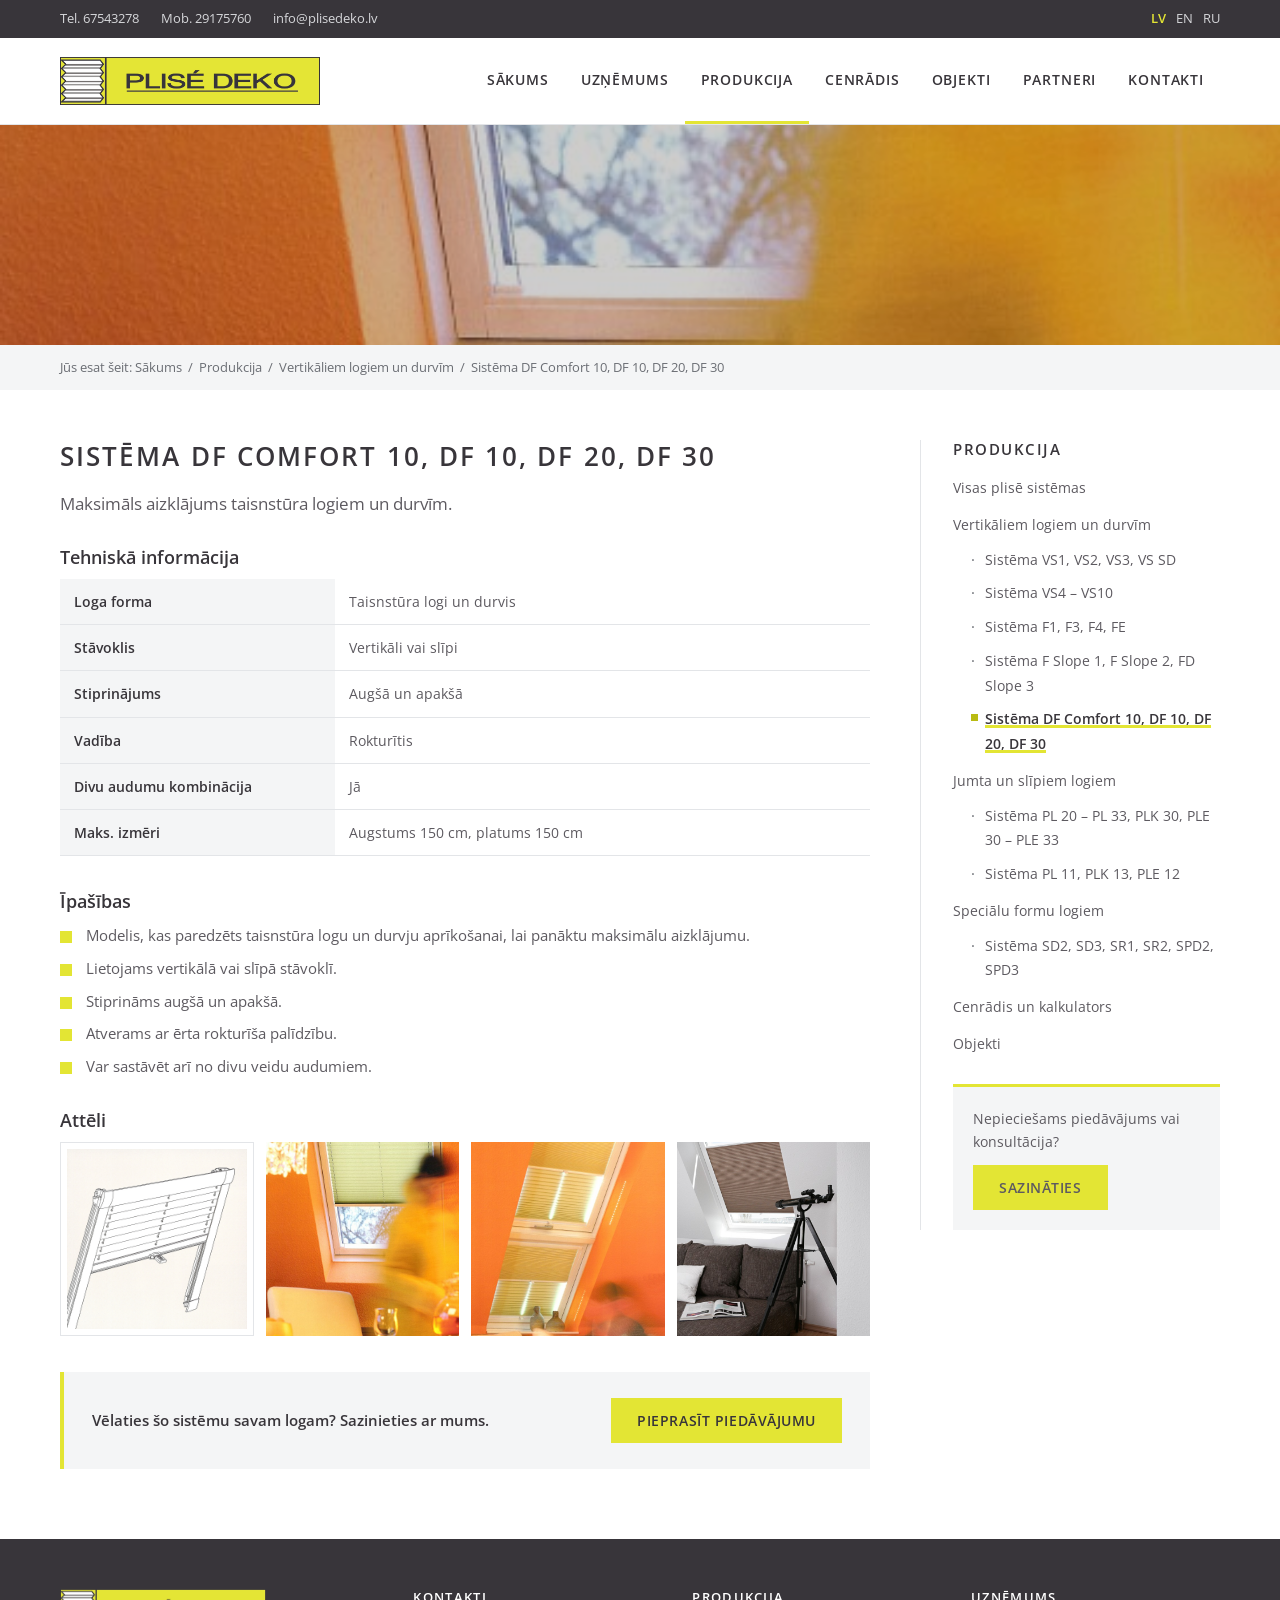
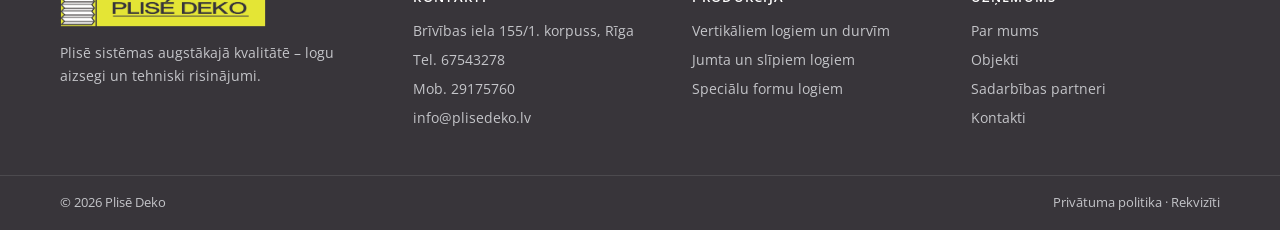
<file: sistema-df.html>
<!doctype html>
<html lang="lv">
<head>
<meta charset="utf-8">
<meta name="viewport" content="width=device-width, initial-scale=1">
<title>Sistēma DF Comfort 10, DF 10, DF 20, DF 30 | Plisē Deko</title>
<link rel="preconnect" href="https://fonts.googleapis.com">
<link href="https://fonts.googleapis.com/css2?family=Open+Sans:wght@400;600;700&display=swap" rel="stylesheet">
<link rel="stylesheet" href="assets/css/style.css">
</head>
<body>
<a class="skip-link" href="#main">Pāriet uz saturu</a>
<div class="topbar">
  <div class="container">
    <div class="topbar__contact">
      <a href="tel:+37167543278">Tel. 67543278</a>
      <a href="tel:+37129175760">Mob. 29175760</a>
      <a href="mailto:info@plisedeko.lv">info@plisedeko.lv</a>
    </div>
    <div class="lang"><a href="index.html" class="is-active">LV</a><a href="#">EN</a><a href="#">RU</a></div>
  </div>
</div>
<header class="header">
  <div class="container">
    <a class="header__logo" href="index.html"><img src="assets/img/logo.webp" alt="Plisē Deko" width="260" height="48"></a>
    <button class="nav-toggle" type="button" aria-label="Atvērt izvēlni" aria-expanded="false" aria-controls="main-nav"><span></span></button>
    <nav class="nav" id="main-nav" aria-label="Galvenā izvēlne">
      <ul>
        <li><a href="index.html">Sākums</a></li>
        <li><a href="par-mums.html">Uzņēmums</a>
          <ul class="sub">
            <li><a href="par-mums.html">Par mums</a></li>
            <li><a href="objekti.html">Objekti</a></li>
            <li><a href="sadarbibas-partneri.html">Sadarbības partneri</a></li>
          </ul>
        </li>
        <li class="is-active"><a href="produkcija.html">Produkcija</a>
          <ul class="sub"><li class="sub-label">Vertikāliem logiem un durvīm</li><li><a href="sistema-vs1-vs3.html">Sistēma VS1, VS2, VS3, VS SD</a></li><li><a href="sistema-vs4-vs10.html">Sistēma VS4 – VS10</a></li><li><a href="sistema-f1-fe.html">Sistēma F1, F3, F4, FE</a></li><li><a href="sistema-f-slope.html">Sistēma F Slope 1, F Slope 2, FD Slope 3</a></li><li><a href="sistema-df.html" aria-current="page">Sistēma DF Comfort 10, DF 10, DF 20, DF 30</a></li><li class="sub-label">Jumta un slīpiem logiem</li><li><a href="sistema-pl20-pl33.html">Sistēma PL 20 – PL 33, PLK 30, PLE 30 – PLE 33</a></li><li><a href="sistema-pl11.html">Sistēma PL 11, PLK 13, PLE 12</a></li><li class="sub-label">Speciālu formu logiem</li><li><a href="sistema-sd-sr-spd.html">Sistēma SD2, SD3, SR1, SR2, SPD2, SPD3</a></li></ul>
        </li>
        <li><a href="cenradis.html">Cenrādis</a></li>
        <li><a href="objekti.html">Objekti</a></li>
        <li><a href="sadarbibas-partneri.html">Partneri</a></li>
        <li><a href="kontakti.html">Kontakti</a></li>
      </ul>
    </nav>
  </div>
</header><div class="page-banner" style="background-image:url('assets/img/products/161-550x1024.jpg')"></div><div class="breadcrumb"><div class="container">Jūs esat šeit: <a href="index.html">Sākums</a><span class="sep">/</span><a href="produkcija.html">Produkcija</a><span class="sep">/</span><a href="produkcija.html#vertikali">Vertikāliem logiem un durvīm</a><span class="sep">/</span><span>Sistēma DF Comfort 10, DF 10, DF 20, DF 30</span></div></div>
<div class="container layout">
  <main class="content" id="main">
    <h1>Sistēma DF Comfort 10, DF 10, DF 20, DF 30</h1>
    <p class="lead">Maksimāls aizklājums taisnstūra logiem un durvīm.</p>
    <h2 class="sub-title">Tehniskā informācija</h2>
    <table class="specs">
      <tr><th>Loga forma</th><td>Taisnstūra logi un durvis</td></tr><tr><th>Stāvoklis</th><td>Vertikāli vai slīpi</td></tr><tr><th>Stiprinājums</th><td>Augšā un apakšā</td></tr><tr><th>Vadība</th><td>Rokturītis</td></tr><tr><th>Divu audumu kombinācija</th><td>Jā</td></tr><tr><th>Maks. izmēri</th><td>Augstums 150 cm, platums 150 cm</td></tr>
    </table>
    <h2 class="sub-title">Īpašības</h2>
    <ul class="features"><li>Modelis, kas paredzēts taisnstūra logu un durvju aprīkošanai, lai panāktu maksimālu aizklājumu.</li><li>Lietojams vertikālā vai slīpā stāvoklī.</li><li>Stiprināms augšā un apakšā.</li><li>Atverams ar ērta rokturīša palīdzību.</li><li>Var sastāvēt arī no divu veidu audumiem.</li></ul>
    <h2 class="sub-title">Attēli</h2>
    <div class="gallery">
      <a href="assets/img/products/ras5.jpg" class="is-drawing"><img src="assets/img/products/ras5.jpg" alt="Sistēma DF Comfort 10, DF 10, DF 20, DF 30" loading="lazy"></a><a href="assets/img/products/161-550x1024.jpg"><img src="assets/img/products/161-550x1024.jpg" alt="Sistēma DF Comfort 10, DF 10, DF 20, DF 30" loading="lazy"></a><a href="assets/img/products/351-582x1024.jpg"><img src="assets/img/products/351-582x1024.jpg" alt="Sistēma DF Comfort 10, DF 10, DF 20, DF 30" loading="lazy"></a><a href="assets/img/products/Plissee_Abdunklung_Wabe1-682x1024.jpg"><img src="assets/img/products/Plissee_Abdunklung_Wabe1-682x1024.jpg" alt="Sistēma DF Comfort 10, DF 10, DF 20, DF 30" loading="lazy"></a>
    </div>
    <div class="cta-box"><p>Vēlaties šo sistēmu savam logam? Sazinieties ar mums.</p><a class="btn" href="kontakti.html#forma">Pieprasīt piedāvājumu</a></div>
  </main>
  <aside class="sidebar">
    <h2>Produkcija</h2>
    <ul>
      <li><a href="produkcija.html">Visas plisē sistēmas</a></li>
      <li><a href="produkcija.html#vertikali">Vertikāliem logiem un durvīm</a>
        <ul><li><a href="sistema-vs1-vs3.html">Sistēma VS1, VS2, VS3, VS SD</a></li><li><a href="sistema-vs4-vs10.html">Sistēma VS4 – VS10</a></li><li><a href="sistema-f1-fe.html">Sistēma F1, F3, F4, FE</a></li><li><a href="sistema-f-slope.html">Sistēma F Slope 1, F Slope 2, FD Slope 3</a></li><li class="is-active"><a href="sistema-df.html" aria-current="page">Sistēma DF Comfort 10, DF 10, DF 20, DF 30</a></li></ul>
      </li><li><a href="produkcija.html#jumta">Jumta un slīpiem logiem</a>
        <ul><li><a href="sistema-pl20-pl33.html">Sistēma PL 20 – PL 33, PLK 30, PLE 30 – PLE 33</a></li><li><a href="sistema-pl11.html">Sistēma PL 11, PLK 13, PLE 12</a></li></ul>
      </li><li><a href="produkcija.html#formas">Speciālu formu logiem</a>
        <ul><li><a href="sistema-sd-sr-spd.html">Sistēma SD2, SD3, SR1, SR2, SPD2, SPD3</a></li></ul>
      </li>
      <li><a href="cenradis.html">Cenrādis un kalkulators</a></li>
      <li><a href="objekti.html">Objekti</a></li>
    </ul>
    <div class="side-cta"><p>Nepieciešams piedāvājums vai konsultācija?</p><a class="btn" href="kontakti.html">Sazināties</a></div>
  </aside>
</div>
<footer class="footer">
  <div class="container">
    <div>
      <img class="footer__logo" src="assets/img/logo.webp" alt="Plisē Deko">
      <p>Plisē sistēmas augstākajā kvalitātē – logu aizsegi un tehniski risinājumi.</p>
    </div>
    <div>
      <h2>Kontakti</h2>
      <ul>
        <li>Brīvības iela 155/1. korpuss, Rīga</li>
        <li><a href="tel:+37167543278">Tel. 67543278</a></li>
        <li><a href="tel:+37129175760">Mob. 29175760</a></li>
        <li><a href="mailto:info@plisedeko.lv">info@plisedeko.lv</a></li>
      </ul>
    </div>
    <div>
      <h2>Produkcija</h2>
      <ul><li><a href="produkcija.html#vertikali">Vertikāliem logiem un durvīm</a></li><li><a href="produkcija.html#jumta">Jumta un slīpiem logiem</a></li><li><a href="produkcija.html#formas">Speciālu formu logiem</a></li></ul>
    </div>
    <div>
      <h2>Uzņēmums</h2>
      <ul>
        <li><a href="par-mums.html">Par mums</a></li>
        <li><a href="objekti.html">Objekti</a></li>
        <li><a href="sadarbibas-partneri.html">Sadarbības partneri</a></li>
        <li><a href="kontakti.html">Kontakti</a></li>
      </ul>
    </div>
  </div>
  <div class="footer__bottom">
    <div class="container">
      <span>© 2026 Plisē Deko</span>
      <span><a href="#">Privātuma politika</a> · <a href="#">Rekvizīti</a></span>
    </div>
  </div>
</footer>
<a href="#" class="to-top" aria-label="Uz augšu">↑</a>
<script src="assets/js/main.js"></script>
</body>
</html>
</file>
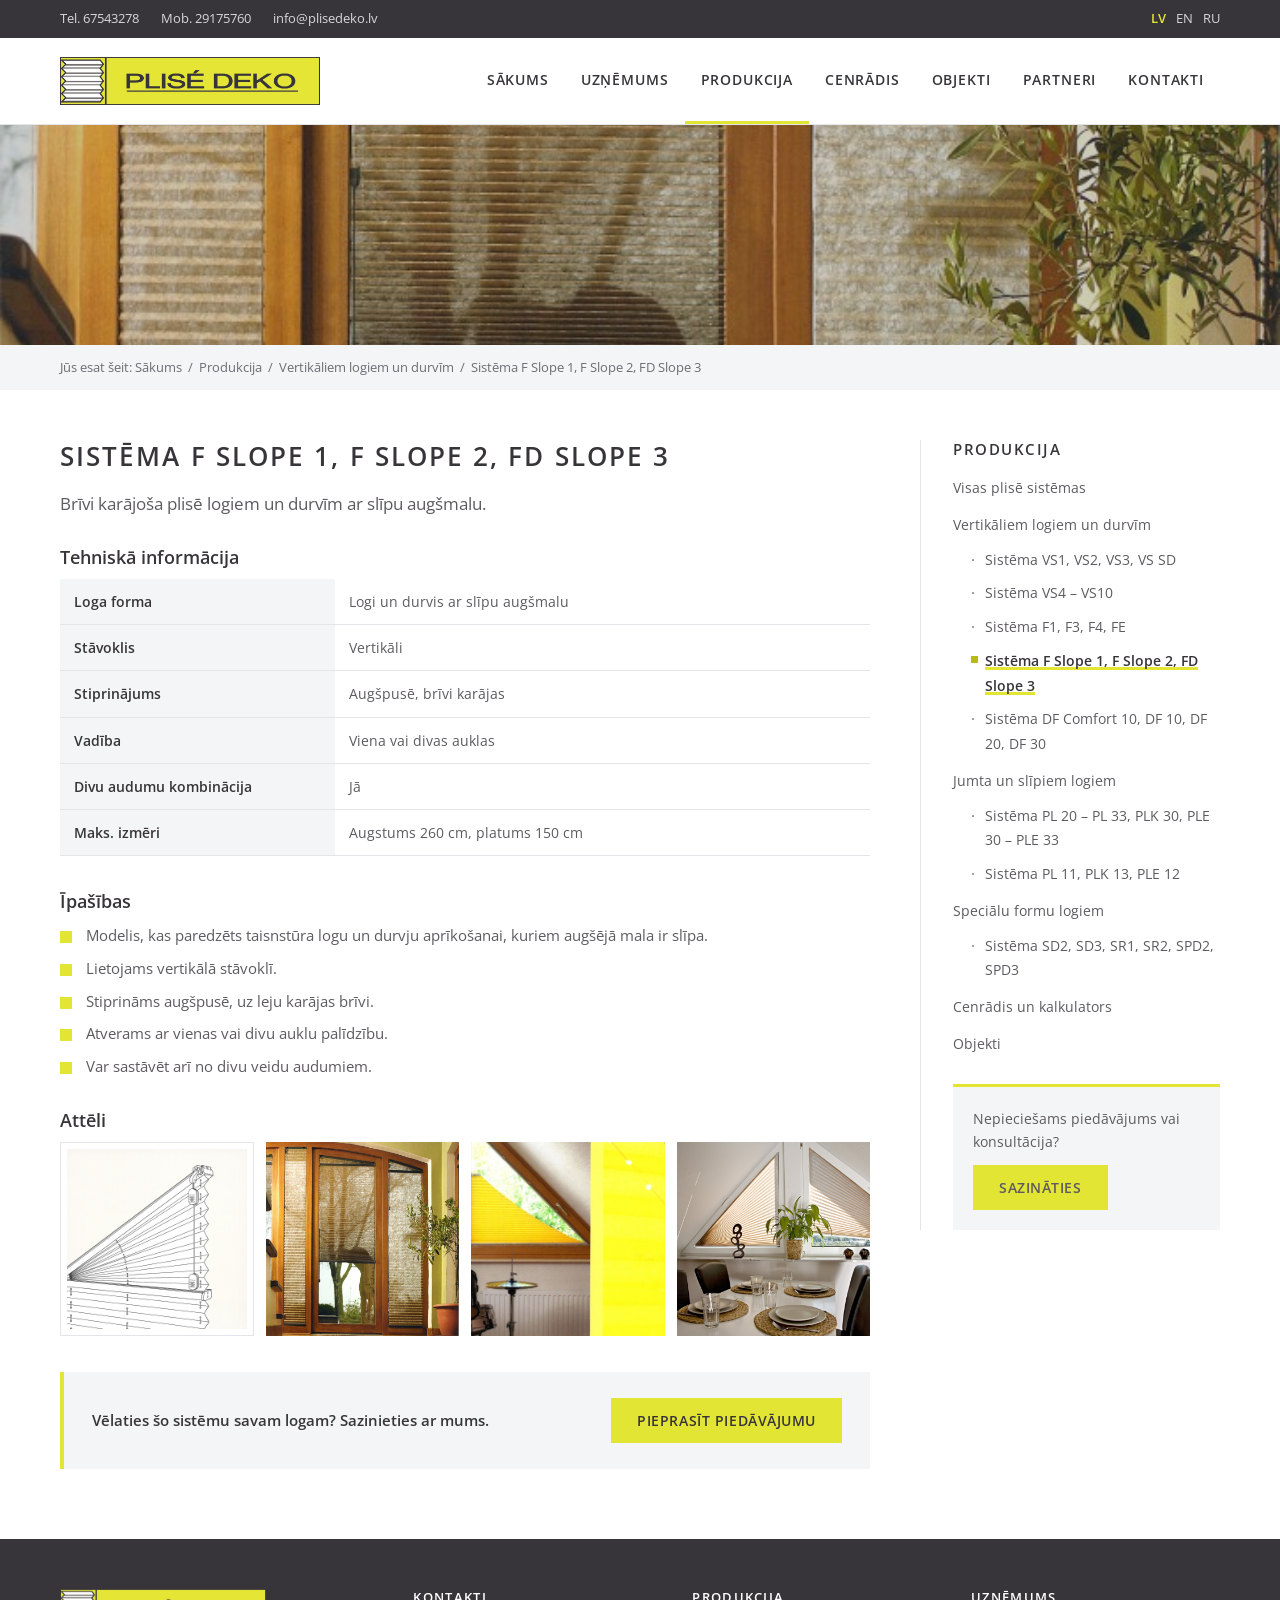
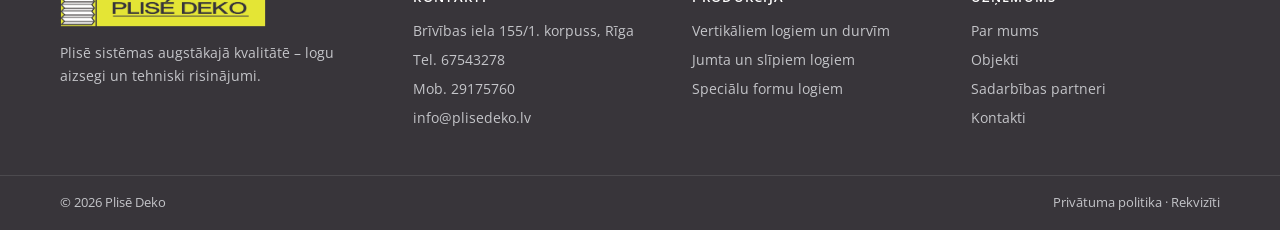
<file: sistema-f-slope.html>
<!doctype html>
<html lang="lv">
<head>
<meta charset="utf-8">
<meta name="viewport" content="width=device-width, initial-scale=1">
<title>Sistēma F Slope 1, F Slope 2, FD Slope 3 | Plisē Deko</title>
<link rel="preconnect" href="https://fonts.googleapis.com">
<link href="https://fonts.googleapis.com/css2?family=Open+Sans:wght@400;600;700&display=swap" rel="stylesheet">
<link rel="stylesheet" href="assets/css/style.css">
</head>
<body>
<a class="skip-link" href="#main">Pāriet uz saturu</a>
<div class="topbar">
  <div class="container">
    <div class="topbar__contact">
      <a href="tel:+37167543278">Tel. 67543278</a>
      <a href="tel:+37129175760">Mob. 29175760</a>
      <a href="mailto:info@plisedeko.lv">info@plisedeko.lv</a>
    </div>
    <div class="lang"><a href="index.html" class="is-active">LV</a><a href="#">EN</a><a href="#">RU</a></div>
  </div>
</div>
<header class="header">
  <div class="container">
    <a class="header__logo" href="index.html"><img src="assets/img/logo.webp" alt="Plisē Deko" width="260" height="48"></a>
    <button class="nav-toggle" type="button" aria-label="Atvērt izvēlni" aria-expanded="false" aria-controls="main-nav"><span></span></button>
    <nav class="nav" id="main-nav" aria-label="Galvenā izvēlne">
      <ul>
        <li><a href="index.html">Sākums</a></li>
        <li><a href="par-mums.html">Uzņēmums</a>
          <ul class="sub">
            <li><a href="par-mums.html">Par mums</a></li>
            <li><a href="objekti.html">Objekti</a></li>
            <li><a href="sadarbibas-partneri.html">Sadarbības partneri</a></li>
          </ul>
        </li>
        <li class="is-active"><a href="produkcija.html">Produkcija</a>
          <ul class="sub"><li class="sub-label">Vertikāliem logiem un durvīm</li><li><a href="sistema-vs1-vs3.html">Sistēma VS1, VS2, VS3, VS SD</a></li><li><a href="sistema-vs4-vs10.html">Sistēma VS4 – VS10</a></li><li><a href="sistema-f1-fe.html">Sistēma F1, F3, F4, FE</a></li><li><a href="sistema-f-slope.html" aria-current="page">Sistēma F Slope 1, F Slope 2, FD Slope 3</a></li><li><a href="sistema-df.html">Sistēma DF Comfort 10, DF 10, DF 20, DF 30</a></li><li class="sub-label">Jumta un slīpiem logiem</li><li><a href="sistema-pl20-pl33.html">Sistēma PL 20 – PL 33, PLK 30, PLE 30 – PLE 33</a></li><li><a href="sistema-pl11.html">Sistēma PL 11, PLK 13, PLE 12</a></li><li class="sub-label">Speciālu formu logiem</li><li><a href="sistema-sd-sr-spd.html">Sistēma SD2, SD3, SR1, SR2, SPD2, SPD3</a></li></ul>
        </li>
        <li><a href="cenradis.html">Cenrādis</a></li>
        <li><a href="objekti.html">Objekti</a></li>
        <li><a href="sadarbibas-partneri.html">Partneri</a></li>
        <li><a href="kontakti.html">Kontakti</a></li>
      </ul>
    </nav>
  </div>
</header><div class="page-banner" style="background-image:url('assets/img/products/39-725x1024.jpg')"></div><div class="breadcrumb"><div class="container">Jūs esat šeit: <a href="index.html">Sākums</a><span class="sep">/</span><a href="produkcija.html">Produkcija</a><span class="sep">/</span><a href="produkcija.html#vertikali">Vertikāliem logiem un durvīm</a><span class="sep">/</span><span>Sistēma F Slope 1, F Slope 2, FD Slope 3</span></div></div>
<div class="container layout">
  <main class="content" id="main">
    <h1>Sistēma F Slope 1, F Slope 2, FD Slope 3</h1>
    <p class="lead">Brīvi karājoša plisē logiem un durvīm ar slīpu augšmalu.</p>
    <h2 class="sub-title">Tehniskā informācija</h2>
    <table class="specs">
      <tr><th>Loga forma</th><td>Logi un durvis ar slīpu augšmalu</td></tr><tr><th>Stāvoklis</th><td>Vertikāli</td></tr><tr><th>Stiprinājums</th><td>Augšpusē, brīvi karājas</td></tr><tr><th>Vadība</th><td>Viena vai divas auklas</td></tr><tr><th>Divu audumu kombinācija</th><td>Jā</td></tr><tr><th>Maks. izmēri</th><td>Augstums 260 cm, platums 150 cm</td></tr>
    </table>
    <h2 class="sub-title">Īpašības</h2>
    <ul class="features"><li>Modelis, kas paredzēts taisnstūra logu un durvju aprīkošanai, kuriem augšējā mala ir slīpa.</li><li>Lietojams vertikālā stāvoklī.</li><li>Stiprināms augšpusē, uz leju karājas brīvi.</li><li>Atverams ar vienas vai divu auklu palīdzību.</li><li>Var sastāvēt arī no divu veidu audumiem.</li></ul>
    <h2 class="sub-title">Attēli</h2>
    <div class="gallery">
      <a href="assets/img/products/ras4.jpg" class="is-drawing"><img src="assets/img/products/ras4.jpg" alt="Sistēma F Slope 1, F Slope 2, FD Slope 3" loading="lazy"></a><a href="assets/img/products/39-725x1024.jpg"><img src="assets/img/products/39-725x1024.jpg" alt="Sistēma F Slope 1, F Slope 2, FD Slope 3" loading="lazy"></a><a href="assets/img/products/Plise-trijsturis-1024x405.jpg"><img src="assets/img/products/Plise-trijsturis-1024x405.jpg" alt="Sistēma F Slope 1, F Slope 2, FD Slope 3" loading="lazy"></a><a href="assets/img/products/Plissee_Design_22-1024x682.jpg"><img src="assets/img/products/Plissee_Design_22-1024x682.jpg" alt="Sistēma F Slope 1, F Slope 2, FD Slope 3" loading="lazy"></a>
    </div>
    <div class="cta-box"><p>Vēlaties šo sistēmu savam logam? Sazinieties ar mums.</p><a class="btn" href="kontakti.html#forma">Pieprasīt piedāvājumu</a></div>
  </main>
  <aside class="sidebar">
    <h2>Produkcija</h2>
    <ul>
      <li><a href="produkcija.html">Visas plisē sistēmas</a></li>
      <li><a href="produkcija.html#vertikali">Vertikāliem logiem un durvīm</a>
        <ul><li><a href="sistema-vs1-vs3.html">Sistēma VS1, VS2, VS3, VS SD</a></li><li><a href="sistema-vs4-vs10.html">Sistēma VS4 – VS10</a></li><li><a href="sistema-f1-fe.html">Sistēma F1, F3, F4, FE</a></li><li class="is-active"><a href="sistema-f-slope.html" aria-current="page">Sistēma F Slope 1, F Slope 2, FD Slope 3</a></li><li><a href="sistema-df.html">Sistēma DF Comfort 10, DF 10, DF 20, DF 30</a></li></ul>
      </li><li><a href="produkcija.html#jumta">Jumta un slīpiem logiem</a>
        <ul><li><a href="sistema-pl20-pl33.html">Sistēma PL 20 – PL 33, PLK 30, PLE 30 – PLE 33</a></li><li><a href="sistema-pl11.html">Sistēma PL 11, PLK 13, PLE 12</a></li></ul>
      </li><li><a href="produkcija.html#formas">Speciālu formu logiem</a>
        <ul><li><a href="sistema-sd-sr-spd.html">Sistēma SD2, SD3, SR1, SR2, SPD2, SPD3</a></li></ul>
      </li>
      <li><a href="cenradis.html">Cenrādis un kalkulators</a></li>
      <li><a href="objekti.html">Objekti</a></li>
    </ul>
    <div class="side-cta"><p>Nepieciešams piedāvājums vai konsultācija?</p><a class="btn" href="kontakti.html">Sazināties</a></div>
  </aside>
</div>
<footer class="footer">
  <div class="container">
    <div>
      <img class="footer__logo" src="assets/img/logo.webp" alt="Plisē Deko">
      <p>Plisē sistēmas augstākajā kvalitātē – logu aizsegi un tehniski risinājumi.</p>
    </div>
    <div>
      <h2>Kontakti</h2>
      <ul>
        <li>Brīvības iela 155/1. korpuss, Rīga</li>
        <li><a href="tel:+37167543278">Tel. 67543278</a></li>
        <li><a href="tel:+37129175760">Mob. 29175760</a></li>
        <li><a href="mailto:info@plisedeko.lv">info@plisedeko.lv</a></li>
      </ul>
    </div>
    <div>
      <h2>Produkcija</h2>
      <ul><li><a href="produkcija.html#vertikali">Vertikāliem logiem un durvīm</a></li><li><a href="produkcija.html#jumta">Jumta un slīpiem logiem</a></li><li><a href="produkcija.html#formas">Speciālu formu logiem</a></li></ul>
    </div>
    <div>
      <h2>Uzņēmums</h2>
      <ul>
        <li><a href="par-mums.html">Par mums</a></li>
        <li><a href="objekti.html">Objekti</a></li>
        <li><a href="sadarbibas-partneri.html">Sadarbības partneri</a></li>
        <li><a href="kontakti.html">Kontakti</a></li>
      </ul>
    </div>
  </div>
  <div class="footer__bottom">
    <div class="container">
      <span>© 2026 Plisē Deko</span>
      <span><a href="#">Privātuma politika</a> · <a href="#">Rekvizīti</a></span>
    </div>
  </div>
</footer>
<a href="#" class="to-top" aria-label="Uz augšu">↑</a>
<script src="assets/js/main.js"></script>
</body>
</html>
</file>
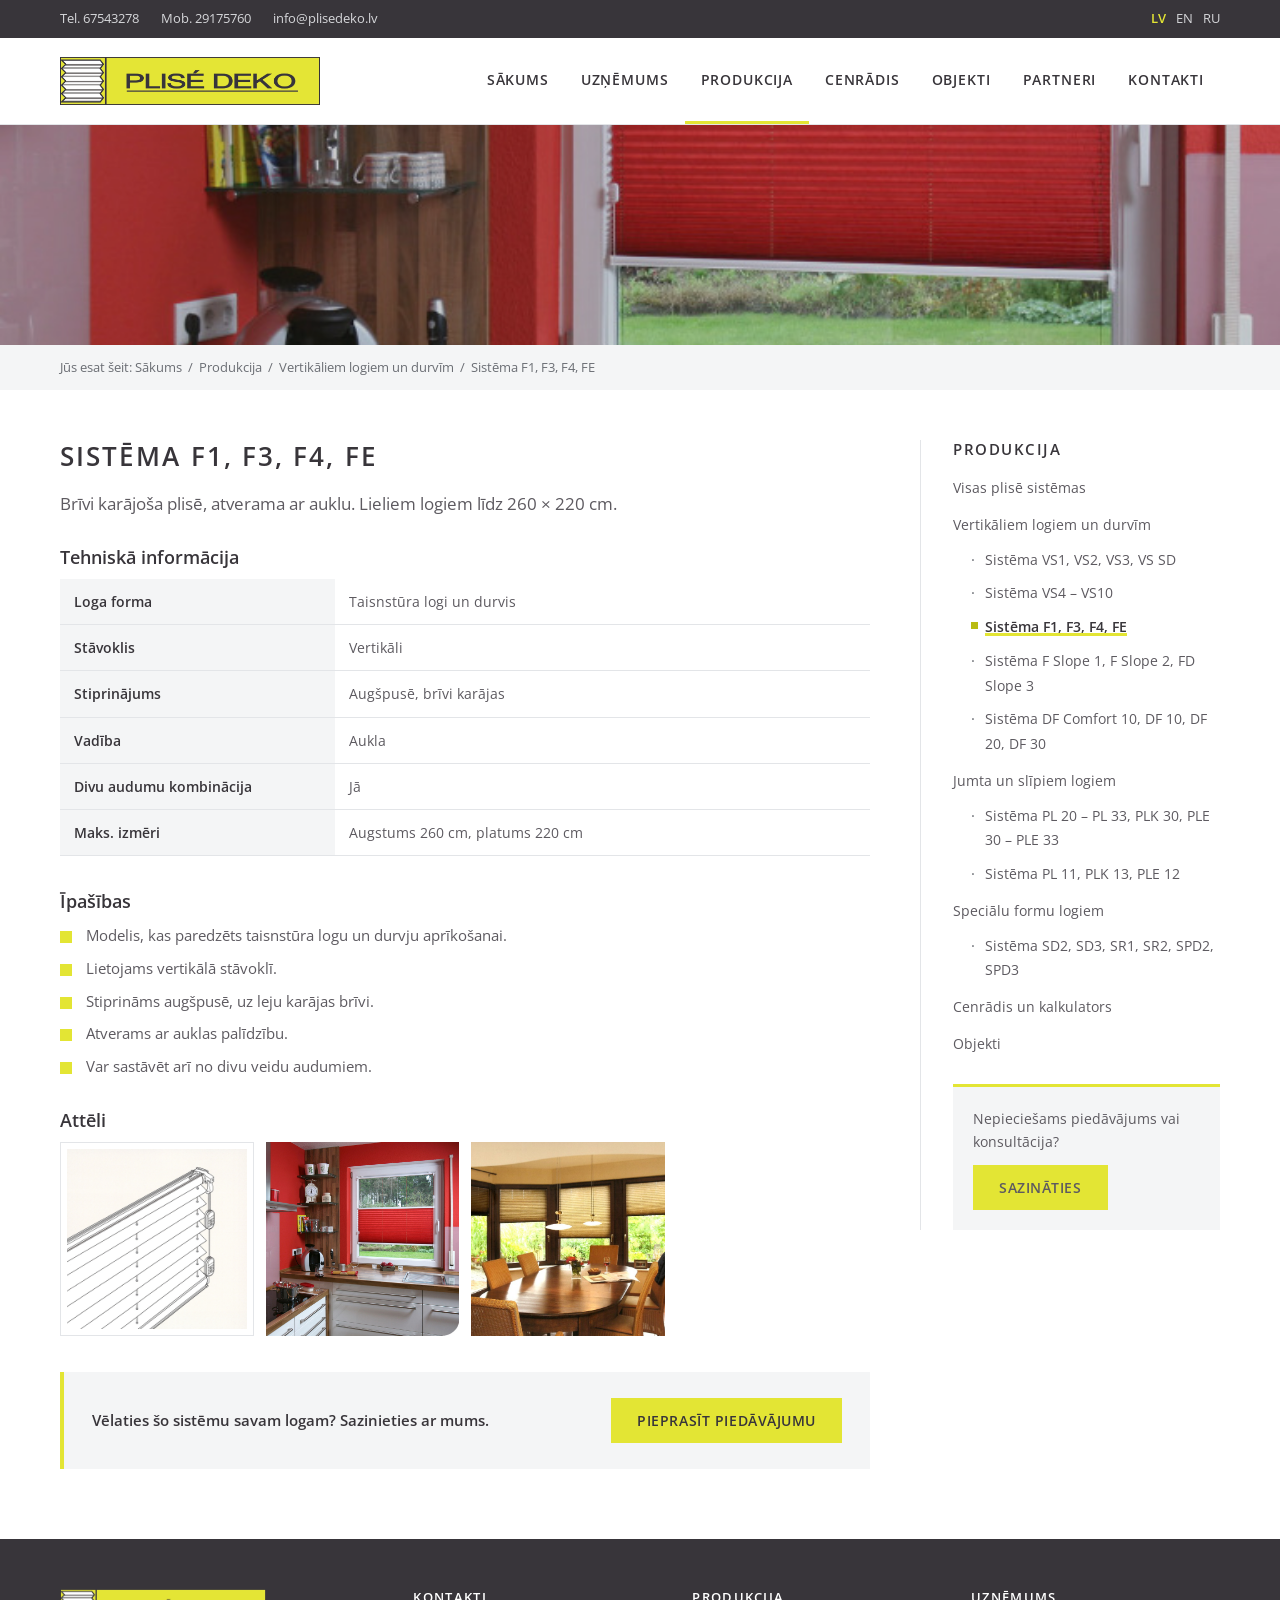
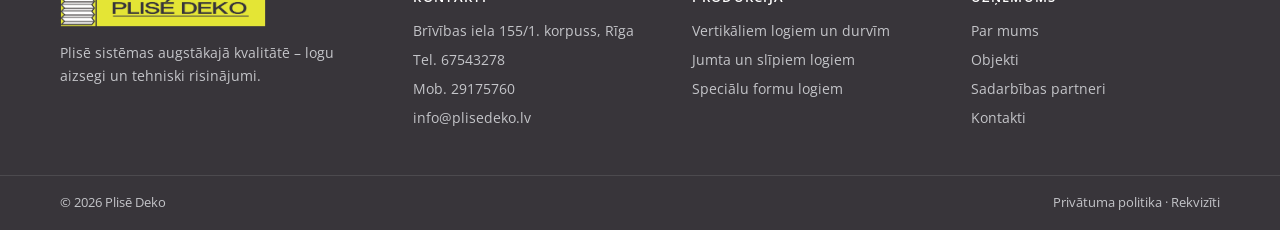
<file: sistema-f1-fe.html>
<!doctype html>
<html lang="lv">
<head>
<meta charset="utf-8">
<meta name="viewport" content="width=device-width, initial-scale=1">
<title>Sistēma F1, F3, F4, FE | Plisē Deko</title>
<link rel="preconnect" href="https://fonts.googleapis.com">
<link href="https://fonts.googleapis.com/css2?family=Open+Sans:wght@400;600;700&display=swap" rel="stylesheet">
<link rel="stylesheet" href="assets/css/style.css">
</head>
<body>
<a class="skip-link" href="#main">Pāriet uz saturu</a>
<div class="topbar">
  <div class="container">
    <div class="topbar__contact">
      <a href="tel:+37167543278">Tel. 67543278</a>
      <a href="tel:+37129175760">Mob. 29175760</a>
      <a href="mailto:info@plisedeko.lv">info@plisedeko.lv</a>
    </div>
    <div class="lang"><a href="index.html" class="is-active">LV</a><a href="#">EN</a><a href="#">RU</a></div>
  </div>
</div>
<header class="header">
  <div class="container">
    <a class="header__logo" href="index.html"><img src="assets/img/logo.webp" alt="Plisē Deko" width="260" height="48"></a>
    <button class="nav-toggle" type="button" aria-label="Atvērt izvēlni" aria-expanded="false" aria-controls="main-nav"><span></span></button>
    <nav class="nav" id="main-nav" aria-label="Galvenā izvēlne">
      <ul>
        <li><a href="index.html">Sākums</a></li>
        <li><a href="par-mums.html">Uzņēmums</a>
          <ul class="sub">
            <li><a href="par-mums.html">Par mums</a></li>
            <li><a href="objekti.html">Objekti</a></li>
            <li><a href="sadarbibas-partneri.html">Sadarbības partneri</a></li>
          </ul>
        </li>
        <li class="is-active"><a href="produkcija.html">Produkcija</a>
          <ul class="sub"><li class="sub-label">Vertikāliem logiem un durvīm</li><li><a href="sistema-vs1-vs3.html">Sistēma VS1, VS2, VS3, VS SD</a></li><li><a href="sistema-vs4-vs10.html">Sistēma VS4 – VS10</a></li><li><a href="sistema-f1-fe.html" aria-current="page">Sistēma F1, F3, F4, FE</a></li><li><a href="sistema-f-slope.html">Sistēma F Slope 1, F Slope 2, FD Slope 3</a></li><li><a href="sistema-df.html">Sistēma DF Comfort 10, DF 10, DF 20, DF 30</a></li><li class="sub-label">Jumta un slīpiem logiem</li><li><a href="sistema-pl20-pl33.html">Sistēma PL 20 – PL 33, PLK 30, PLE 30 – PLE 33</a></li><li><a href="sistema-pl11.html">Sistēma PL 11, PLK 13, PLE 12</a></li><li class="sub-label">Speciālu formu logiem</li><li><a href="sistema-sd-sr-spd.html">Sistēma SD2, SD3, SR1, SR2, SPD2, SPD3</a></li></ul>
        </li>
        <li><a href="cenradis.html">Cenrādis</a></li>
        <li><a href="objekti.html">Objekti</a></li>
        <li><a href="sadarbibas-partneri.html">Partneri</a></li>
        <li><a href="kontakti.html">Kontakti</a></li>
      </ul>
    </nav>
  </div>
</header><div class="page-banner" style="background-image:url('assets/img/products/cosiflor_plissee_1rund2.jpg')"></div><div class="breadcrumb"><div class="container">Jūs esat šeit: <a href="index.html">Sākums</a><span class="sep">/</span><a href="produkcija.html">Produkcija</a><span class="sep">/</span><a href="produkcija.html#vertikali">Vertikāliem logiem un durvīm</a><span class="sep">/</span><span>Sistēma F1, F3, F4, FE</span></div></div>
<div class="container layout">
  <main class="content" id="main">
    <h1>Sistēma F1, F3, F4, FE</h1>
    <p class="lead">Brīvi karājoša plisē, atverama ar auklu. Lieliem logiem līdz 260 × 220 cm.</p>
    <h2 class="sub-title">Tehniskā informācija</h2>
    <table class="specs">
      <tr><th>Loga forma</th><td>Taisnstūra logi un durvis</td></tr><tr><th>Stāvoklis</th><td>Vertikāli</td></tr><tr><th>Stiprinājums</th><td>Augšpusē, brīvi karājas</td></tr><tr><th>Vadība</th><td>Aukla</td></tr><tr><th>Divu audumu kombinācija</th><td>Jā</td></tr><tr><th>Maks. izmēri</th><td>Augstums 260 cm, platums 220 cm</td></tr>
    </table>
    <h2 class="sub-title">Īpašības</h2>
    <ul class="features"><li>Modelis, kas paredzēts taisnstūra logu un durvju aprīkošanai.</li><li>Lietojams vertikālā stāvoklī.</li><li>Stiprināms augšpusē, uz leju karājas brīvi.</li><li>Atverams ar auklas palīdzību.</li><li>Var sastāvēt arī no divu veidu audumiem.</li></ul>
    <h2 class="sub-title">Attēli</h2>
    <div class="gallery">
      <a href="assets/img/products/ras3.jpg" class="is-drawing"><img src="assets/img/products/ras3.jpg" alt="Sistēma F1, F3, F4, FE" loading="lazy"></a><a href="assets/img/products/cosiflor_plissee_1rund2.jpg"><img src="assets/img/products/cosiflor_plissee_1rund2.jpg" alt="Sistēma F1, F3, F4, FE" loading="lazy"></a><a href="assets/img/products/Plise-F1-1024x610.jpg"><img src="assets/img/products/Plise-F1-1024x610.jpg" alt="Sistēma F1, F3, F4, FE" loading="lazy"></a>
    </div>
    <div class="cta-box"><p>Vēlaties šo sistēmu savam logam? Sazinieties ar mums.</p><a class="btn" href="kontakti.html#forma">Pieprasīt piedāvājumu</a></div>
  </main>
  <aside class="sidebar">
    <h2>Produkcija</h2>
    <ul>
      <li><a href="produkcija.html">Visas plisē sistēmas</a></li>
      <li><a href="produkcija.html#vertikali">Vertikāliem logiem un durvīm</a>
        <ul><li><a href="sistema-vs1-vs3.html">Sistēma VS1, VS2, VS3, VS SD</a></li><li><a href="sistema-vs4-vs10.html">Sistēma VS4 – VS10</a></li><li class="is-active"><a href="sistema-f1-fe.html" aria-current="page">Sistēma F1, F3, F4, FE</a></li><li><a href="sistema-f-slope.html">Sistēma F Slope 1, F Slope 2, FD Slope 3</a></li><li><a href="sistema-df.html">Sistēma DF Comfort 10, DF 10, DF 20, DF 30</a></li></ul>
      </li><li><a href="produkcija.html#jumta">Jumta un slīpiem logiem</a>
        <ul><li><a href="sistema-pl20-pl33.html">Sistēma PL 20 – PL 33, PLK 30, PLE 30 – PLE 33</a></li><li><a href="sistema-pl11.html">Sistēma PL 11, PLK 13, PLE 12</a></li></ul>
      </li><li><a href="produkcija.html#formas">Speciālu formu logiem</a>
        <ul><li><a href="sistema-sd-sr-spd.html">Sistēma SD2, SD3, SR1, SR2, SPD2, SPD3</a></li></ul>
      </li>
      <li><a href="cenradis.html">Cenrādis un kalkulators</a></li>
      <li><a href="objekti.html">Objekti</a></li>
    </ul>
    <div class="side-cta"><p>Nepieciešams piedāvājums vai konsultācija?</p><a class="btn" href="kontakti.html">Sazināties</a></div>
  </aside>
</div>
<footer class="footer">
  <div class="container">
    <div>
      <img class="footer__logo" src="assets/img/logo.webp" alt="Plisē Deko">
      <p>Plisē sistēmas augstākajā kvalitātē – logu aizsegi un tehniski risinājumi.</p>
    </div>
    <div>
      <h2>Kontakti</h2>
      <ul>
        <li>Brīvības iela 155/1. korpuss, Rīga</li>
        <li><a href="tel:+37167543278">Tel. 67543278</a></li>
        <li><a href="tel:+37129175760">Mob. 29175760</a></li>
        <li><a href="mailto:info@plisedeko.lv">info@plisedeko.lv</a></li>
      </ul>
    </div>
    <div>
      <h2>Produkcija</h2>
      <ul><li><a href="produkcija.html#vertikali">Vertikāliem logiem un durvīm</a></li><li><a href="produkcija.html#jumta">Jumta un slīpiem logiem</a></li><li><a href="produkcija.html#formas">Speciālu formu logiem</a></li></ul>
    </div>
    <div>
      <h2>Uzņēmums</h2>
      <ul>
        <li><a href="par-mums.html">Par mums</a></li>
        <li><a href="objekti.html">Objekti</a></li>
        <li><a href="sadarbibas-partneri.html">Sadarbības partneri</a></li>
        <li><a href="kontakti.html">Kontakti</a></li>
      </ul>
    </div>
  </div>
  <div class="footer__bottom">
    <div class="container">
      <span>© 2026 Plisē Deko</span>
      <span><a href="#">Privātuma politika</a> · <a href="#">Rekvizīti</a></span>
    </div>
  </div>
</footer>
<a href="#" class="to-top" aria-label="Uz augšu">↑</a>
<script src="assets/js/main.js"></script>
</body>
</html>
</file>
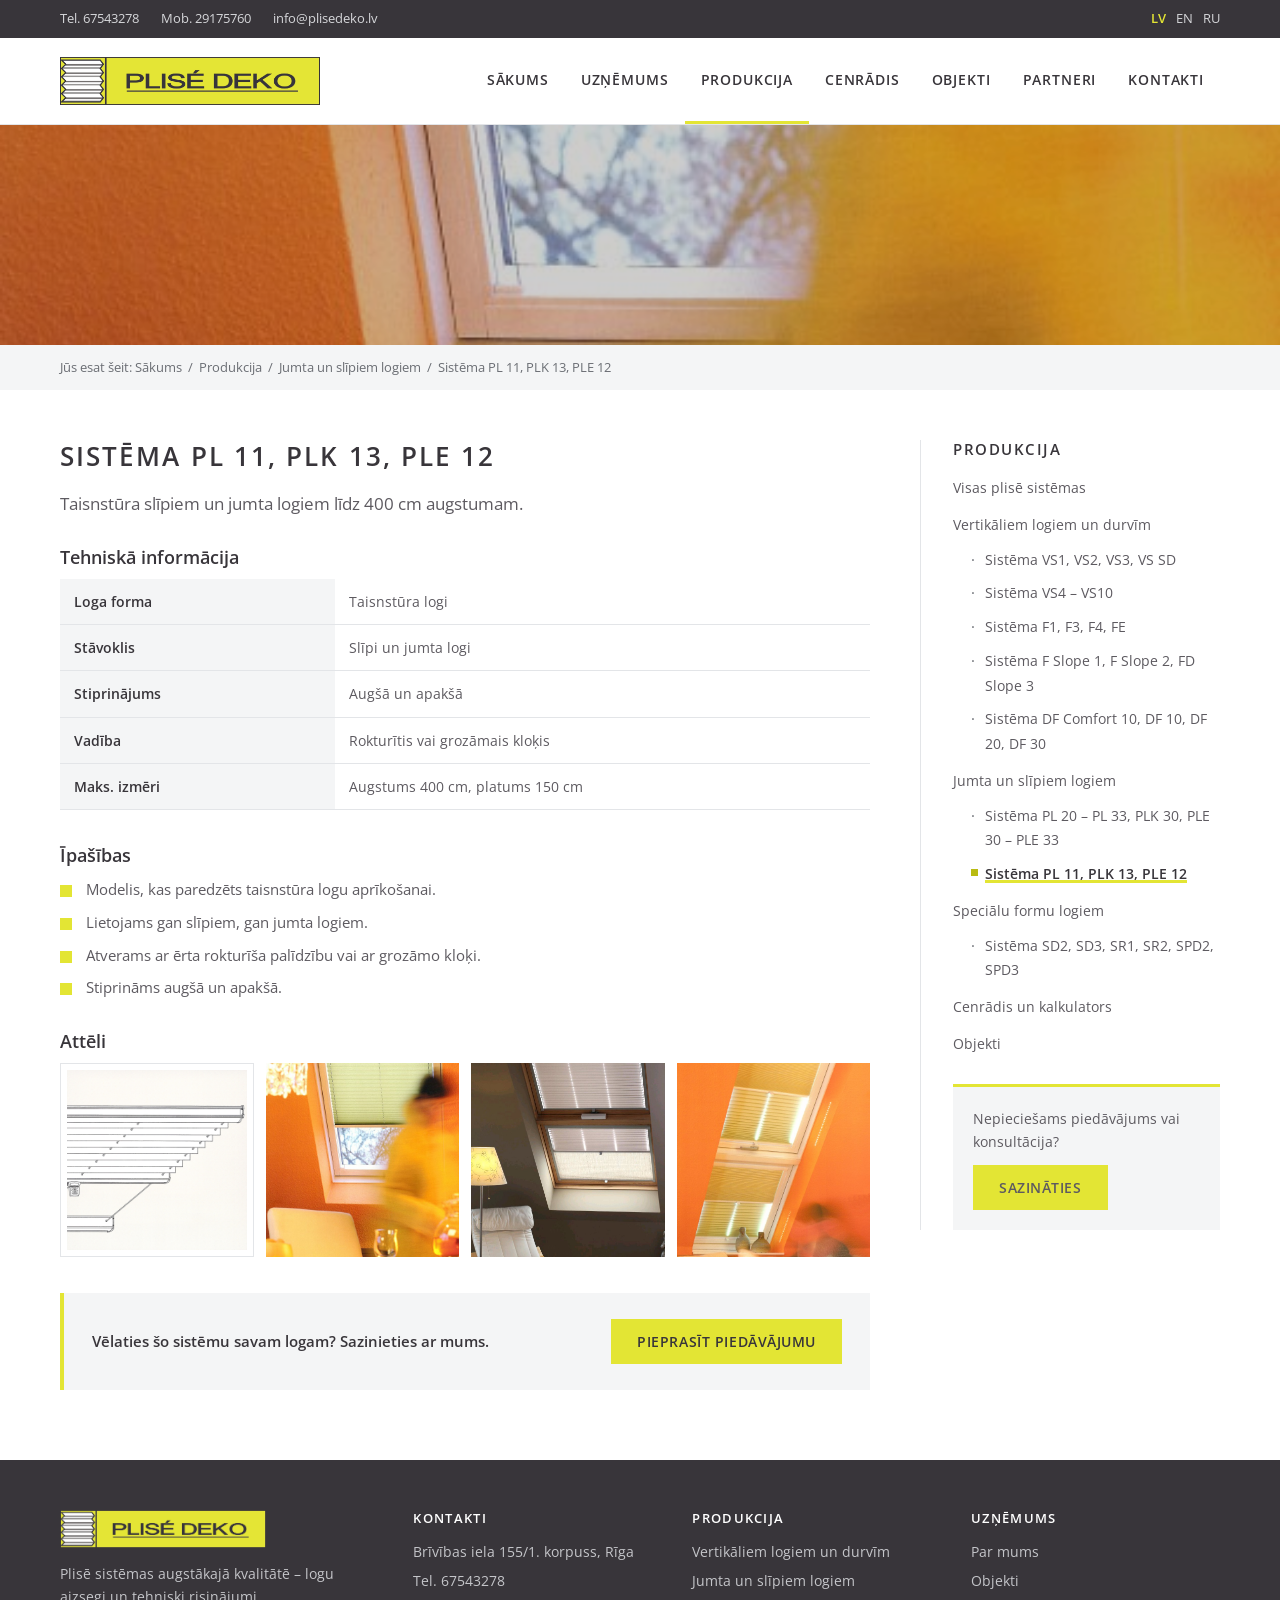
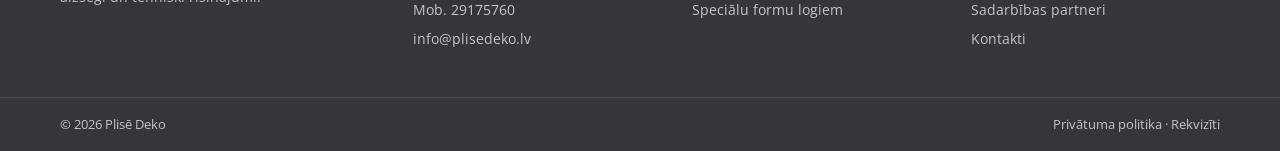
<file: sistema-pl11.html>
<!doctype html>
<html lang="lv">
<head>
<meta charset="utf-8">
<meta name="viewport" content="width=device-width, initial-scale=1">
<title>Sistēma PL 11, PLK 13, PLE 12 | Plisē Deko</title>
<link rel="preconnect" href="https://fonts.googleapis.com">
<link href="https://fonts.googleapis.com/css2?family=Open+Sans:wght@400;600;700&display=swap" rel="stylesheet">
<link rel="stylesheet" href="assets/css/style.css">
</head>
<body>
<a class="skip-link" href="#main">Pāriet uz saturu</a>
<div class="topbar">
  <div class="container">
    <div class="topbar__contact">
      <a href="tel:+37167543278">Tel. 67543278</a>
      <a href="tel:+37129175760">Mob. 29175760</a>
      <a href="mailto:info@plisedeko.lv">info@plisedeko.lv</a>
    </div>
    <div class="lang"><a href="index.html" class="is-active">LV</a><a href="#">EN</a><a href="#">RU</a></div>
  </div>
</div>
<header class="header">
  <div class="container">
    <a class="header__logo" href="index.html"><img src="assets/img/logo.webp" alt="Plisē Deko" width="260" height="48"></a>
    <button class="nav-toggle" type="button" aria-label="Atvērt izvēlni" aria-expanded="false" aria-controls="main-nav"><span></span></button>
    <nav class="nav" id="main-nav" aria-label="Galvenā izvēlne">
      <ul>
        <li><a href="index.html">Sākums</a></li>
        <li><a href="par-mums.html">Uzņēmums</a>
          <ul class="sub">
            <li><a href="par-mums.html">Par mums</a></li>
            <li><a href="objekti.html">Objekti</a></li>
            <li><a href="sadarbibas-partneri.html">Sadarbības partneri</a></li>
          </ul>
        </li>
        <li class="is-active"><a href="produkcija.html">Produkcija</a>
          <ul class="sub"><li class="sub-label">Vertikāliem logiem un durvīm</li><li><a href="sistema-vs1-vs3.html">Sistēma VS1, VS2, VS3, VS SD</a></li><li><a href="sistema-vs4-vs10.html">Sistēma VS4 – VS10</a></li><li><a href="sistema-f1-fe.html">Sistēma F1, F3, F4, FE</a></li><li><a href="sistema-f-slope.html">Sistēma F Slope 1, F Slope 2, FD Slope 3</a></li><li><a href="sistema-df.html">Sistēma DF Comfort 10, DF 10, DF 20, DF 30</a></li><li class="sub-label">Jumta un slīpiem logiem</li><li><a href="sistema-pl20-pl33.html">Sistēma PL 20 – PL 33, PLK 30, PLE 30 – PLE 33</a></li><li><a href="sistema-pl11.html" aria-current="page">Sistēma PL 11, PLK 13, PLE 12</a></li><li class="sub-label">Speciālu formu logiem</li><li><a href="sistema-sd-sr-spd.html">Sistēma SD2, SD3, SR1, SR2, SPD2, SPD3</a></li></ul>
        </li>
        <li><a href="cenradis.html">Cenrādis</a></li>
        <li><a href="objekti.html">Objekti</a></li>
        <li><a href="sadarbibas-partneri.html">Partneri</a></li>
        <li><a href="kontakti.html">Kontakti</a></li>
      </ul>
    </nav>
  </div>
</header><div class="page-banner" style="background-image:url('assets/img/products/162-550x1024.jpg')"></div><div class="breadcrumb"><div class="container">Jūs esat šeit: <a href="index.html">Sākums</a><span class="sep">/</span><a href="produkcija.html">Produkcija</a><span class="sep">/</span><a href="produkcija.html#jumta">Jumta un slīpiem logiem</a><span class="sep">/</span><span>Sistēma PL 11, PLK 13, PLE 12</span></div></div>
<div class="container layout">
  <main class="content" id="main">
    <h1>Sistēma PL 11, PLK 13, PLE 12</h1>
    <p class="lead">Taisnstūra slīpiem un jumta logiem līdz 400 cm augstumam.</p>
    <h2 class="sub-title">Tehniskā informācija</h2>
    <table class="specs">
      <tr><th>Loga forma</th><td>Taisnstūra logi</td></tr><tr><th>Stāvoklis</th><td>Slīpi un jumta logi</td></tr><tr><th>Stiprinājums</th><td>Augšā un apakšā</td></tr><tr><th>Vadība</th><td>Rokturītis vai grozāmais kloķis</td></tr><tr><th>Maks. izmēri</th><td>Augstums 400 cm, platums 150 cm</td></tr>
    </table>
    <h2 class="sub-title">Īpašības</h2>
    <ul class="features"><li>Modelis, kas paredzēts taisnstūra logu aprīkošanai.</li><li>Lietojams gan slīpiem, gan jumta logiem.</li><li>Atverams ar ērta rokturīša palīdzību vai ar grozāmo kloķi.</li><li>Stiprināms augšā un apakšā.</li></ul>
    <h2 class="sub-title">Attēli</h2>
    <div class="gallery">
      <a href="assets/img/products/ras6.jpg" class="is-drawing"><img src="assets/img/products/ras6.jpg" alt="Sistēma PL 11, PLK 13, PLE 12" loading="lazy"></a><a href="assets/img/products/162-550x1024.jpg"><img src="assets/img/products/162-550x1024.jpg" alt="Sistēma PL 11, PLK 13, PLE 12" loading="lazy"></a><a href="assets/img/products/777_somniop_559_longcrush_img_5317_2.jpg"><img src="assets/img/products/777_somniop_559_longcrush_img_5317_2.jpg" alt="Sistēma PL 11, PLK 13, PLE 12" loading="lazy"></a><a href="assets/img/products/352-582x1024.jpg"><img src="assets/img/products/352-582x1024.jpg" alt="Sistēma PL 11, PLK 13, PLE 12" loading="lazy"></a>
    </div>
    <div class="cta-box"><p>Vēlaties šo sistēmu savam logam? Sazinieties ar mums.</p><a class="btn" href="kontakti.html#forma">Pieprasīt piedāvājumu</a></div>
  </main>
  <aside class="sidebar">
    <h2>Produkcija</h2>
    <ul>
      <li><a href="produkcija.html">Visas plisē sistēmas</a></li>
      <li><a href="produkcija.html#vertikali">Vertikāliem logiem un durvīm</a>
        <ul><li><a href="sistema-vs1-vs3.html">Sistēma VS1, VS2, VS3, VS SD</a></li><li><a href="sistema-vs4-vs10.html">Sistēma VS4 – VS10</a></li><li><a href="sistema-f1-fe.html">Sistēma F1, F3, F4, FE</a></li><li><a href="sistema-f-slope.html">Sistēma F Slope 1, F Slope 2, FD Slope 3</a></li><li><a href="sistema-df.html">Sistēma DF Comfort 10, DF 10, DF 20, DF 30</a></li></ul>
      </li><li><a href="produkcija.html#jumta">Jumta un slīpiem logiem</a>
        <ul><li><a href="sistema-pl20-pl33.html">Sistēma PL 20 – PL 33, PLK 30, PLE 30 – PLE 33</a></li><li class="is-active"><a href="sistema-pl11.html" aria-current="page">Sistēma PL 11, PLK 13, PLE 12</a></li></ul>
      </li><li><a href="produkcija.html#formas">Speciālu formu logiem</a>
        <ul><li><a href="sistema-sd-sr-spd.html">Sistēma SD2, SD3, SR1, SR2, SPD2, SPD3</a></li></ul>
      </li>
      <li><a href="cenradis.html">Cenrādis un kalkulators</a></li>
      <li><a href="objekti.html">Objekti</a></li>
    </ul>
    <div class="side-cta"><p>Nepieciešams piedāvājums vai konsultācija?</p><a class="btn" href="kontakti.html">Sazināties</a></div>
  </aside>
</div>
<footer class="footer">
  <div class="container">
    <div>
      <img class="footer__logo" src="assets/img/logo.webp" alt="Plisē Deko">
      <p>Plisē sistēmas augstākajā kvalitātē – logu aizsegi un tehniski risinājumi.</p>
    </div>
    <div>
      <h2>Kontakti</h2>
      <ul>
        <li>Brīvības iela 155/1. korpuss, Rīga</li>
        <li><a href="tel:+37167543278">Tel. 67543278</a></li>
        <li><a href="tel:+37129175760">Mob. 29175760</a></li>
        <li><a href="mailto:info@plisedeko.lv">info@plisedeko.lv</a></li>
      </ul>
    </div>
    <div>
      <h2>Produkcija</h2>
      <ul><li><a href="produkcija.html#vertikali">Vertikāliem logiem un durvīm</a></li><li><a href="produkcija.html#jumta">Jumta un slīpiem logiem</a></li><li><a href="produkcija.html#formas">Speciālu formu logiem</a></li></ul>
    </div>
    <div>
      <h2>Uzņēmums</h2>
      <ul>
        <li><a href="par-mums.html">Par mums</a></li>
        <li><a href="objekti.html">Objekti</a></li>
        <li><a href="sadarbibas-partneri.html">Sadarbības partneri</a></li>
        <li><a href="kontakti.html">Kontakti</a></li>
      </ul>
    </div>
  </div>
  <div class="footer__bottom">
    <div class="container">
      <span>© 2026 Plisē Deko</span>
      <span><a href="#">Privātuma politika</a> · <a href="#">Rekvizīti</a></span>
    </div>
  </div>
</footer>
<a href="#" class="to-top" aria-label="Uz augšu">↑</a>
<script src="assets/js/main.js"></script>
</body>
</html>
</file>
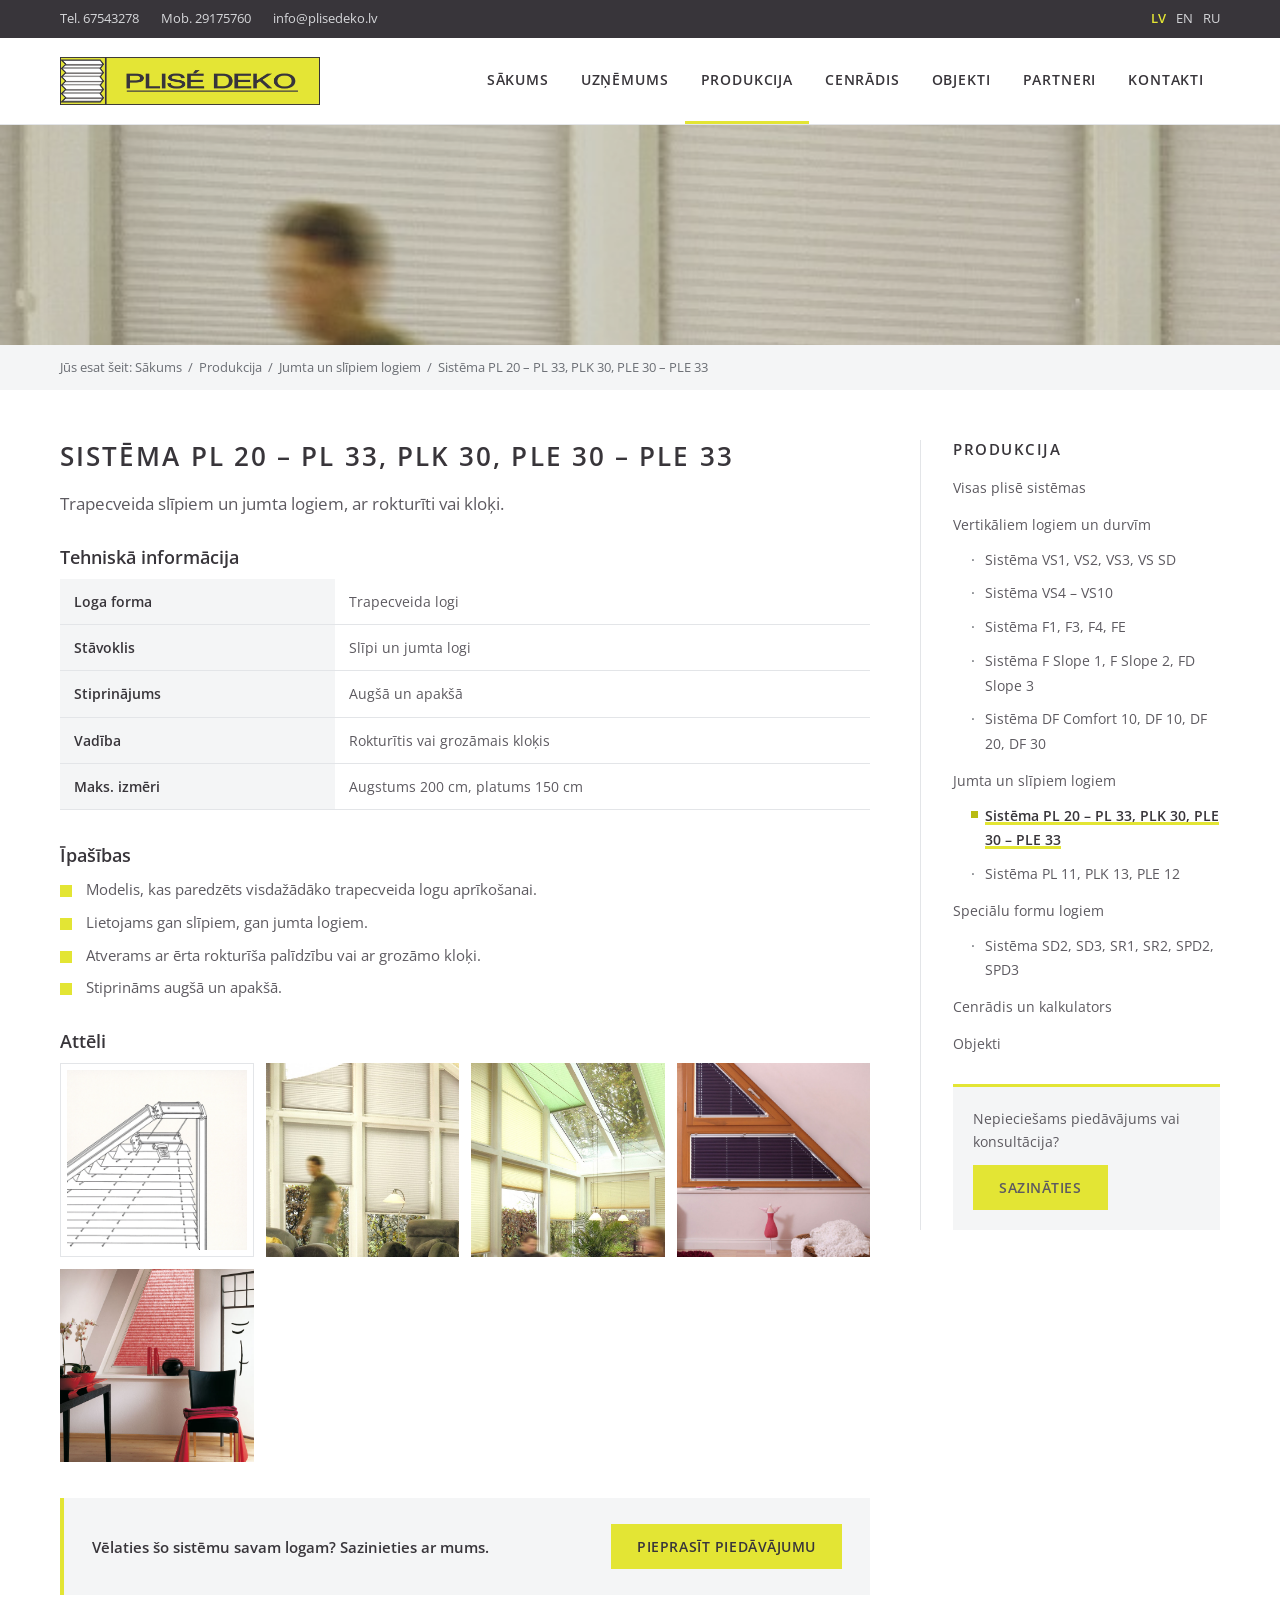
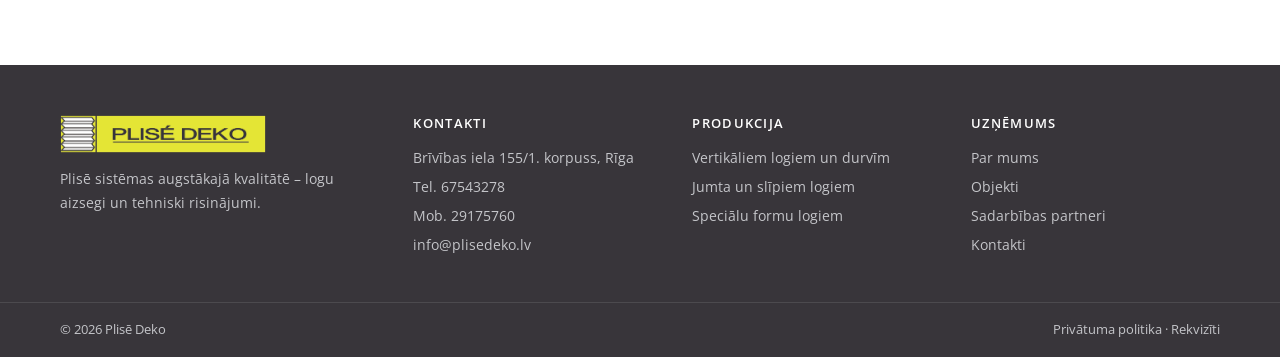
<file: sistema-pl20-pl33.html>
<!doctype html>
<html lang="lv">
<head>
<meta charset="utf-8">
<meta name="viewport" content="width=device-width, initial-scale=1">
<title>Sistēma PL 20 – PL 33, PLK 30, PLE 30 – PLE 33 | Plisē Deko</title>
<link rel="preconnect" href="https://fonts.googleapis.com">
<link href="https://fonts.googleapis.com/css2?family=Open+Sans:wght@400;600;700&display=swap" rel="stylesheet">
<link rel="stylesheet" href="assets/css/style.css">
</head>
<body>
<a class="skip-link" href="#main">Pāriet uz saturu</a>
<div class="topbar">
  <div class="container">
    <div class="topbar__contact">
      <a href="tel:+37167543278">Tel. 67543278</a>
      <a href="tel:+37129175760">Mob. 29175760</a>
      <a href="mailto:info@plisedeko.lv">info@plisedeko.lv</a>
    </div>
    <div class="lang"><a href="index.html" class="is-active">LV</a><a href="#">EN</a><a href="#">RU</a></div>
  </div>
</div>
<header class="header">
  <div class="container">
    <a class="header__logo" href="index.html"><img src="assets/img/logo.webp" alt="Plisē Deko" width="260" height="48"></a>
    <button class="nav-toggle" type="button" aria-label="Atvērt izvēlni" aria-expanded="false" aria-controls="main-nav"><span></span></button>
    <nav class="nav" id="main-nav" aria-label="Galvenā izvēlne">
      <ul>
        <li><a href="index.html">Sākums</a></li>
        <li><a href="par-mums.html">Uzņēmums</a>
          <ul class="sub">
            <li><a href="par-mums.html">Par mums</a></li>
            <li><a href="objekti.html">Objekti</a></li>
            <li><a href="sadarbibas-partneri.html">Sadarbības partneri</a></li>
          </ul>
        </li>
        <li class="is-active"><a href="produkcija.html">Produkcija</a>
          <ul class="sub"><li class="sub-label">Vertikāliem logiem un durvīm</li><li><a href="sistema-vs1-vs3.html">Sistēma VS1, VS2, VS3, VS SD</a></li><li><a href="sistema-vs4-vs10.html">Sistēma VS4 – VS10</a></li><li><a href="sistema-f1-fe.html">Sistēma F1, F3, F4, FE</a></li><li><a href="sistema-f-slope.html">Sistēma F Slope 1, F Slope 2, FD Slope 3</a></li><li><a href="sistema-df.html">Sistēma DF Comfort 10, DF 10, DF 20, DF 30</a></li><li class="sub-label">Jumta un slīpiem logiem</li><li><a href="sistema-pl20-pl33.html" aria-current="page">Sistēma PL 20 – PL 33, PLK 30, PLE 30 – PLE 33</a></li><li><a href="sistema-pl11.html">Sistēma PL 11, PLK 13, PLE 12</a></li><li class="sub-label">Speciālu formu logiem</li><li><a href="sistema-sd-sr-spd.html">Sistēma SD2, SD3, SR1, SR2, SPD2, SPD3</a></li></ul>
        </li>
        <li><a href="cenradis.html">Cenrādis</a></li>
        <li><a href="objekti.html">Objekti</a></li>
        <li><a href="sadarbibas-partneri.html">Partneri</a></li>
        <li><a href="kontakti.html">Kontakti</a></li>
      </ul>
    </nav>
  </div>
</header><div class="page-banner" style="background-image:url('assets/img/products/131-645x1024.jpg')"></div><div class="breadcrumb"><div class="container">Jūs esat šeit: <a href="index.html">Sākums</a><span class="sep">/</span><a href="produkcija.html">Produkcija</a><span class="sep">/</span><a href="produkcija.html#jumta">Jumta un slīpiem logiem</a><span class="sep">/</span><span>Sistēma PL 20 – PL 33, PLK 30, PLE 30 – PLE 33</span></div></div>
<div class="container layout">
  <main class="content" id="main">
    <h1>Sistēma PL 20 – PL 33, PLK 30, PLE 30 – PLE 33</h1>
    <p class="lead">Trapecveida slīpiem un jumta logiem, ar rokturīti vai kloķi.</p>
    <h2 class="sub-title">Tehniskā informācija</h2>
    <table class="specs">
      <tr><th>Loga forma</th><td>Trapecveida logi</td></tr><tr><th>Stāvoklis</th><td>Slīpi un jumta logi</td></tr><tr><th>Stiprinājums</th><td>Augšā un apakšā</td></tr><tr><th>Vadība</th><td>Rokturītis vai grozāmais kloķis</td></tr><tr><th>Maks. izmēri</th><td>Augstums 200 cm, platums 150 cm</td></tr>
    </table>
    <h2 class="sub-title">Īpašības</h2>
    <ul class="features"><li>Modelis, kas paredzēts visdažādāko trapecveida logu aprīkošanai.</li><li>Lietojams gan slīpiem, gan jumta logiem.</li><li>Atverams ar ērta rokturīša palīdzību vai ar grozāmo kloķi.</li><li>Stiprināms augšā un apakšā.</li></ul>
    <h2 class="sub-title">Attēli</h2>
    <div class="gallery">
      <a href="assets/img/products/ras7.jpg" class="is-drawing"><img src="assets/img/products/ras7.jpg" alt="Sistēma PL 20 – PL 33, PLK 30, PLE 30 – PLE 33" loading="lazy"></a><a href="assets/img/products/131-645x1024.jpg"><img src="assets/img/products/131-645x1024.jpg" alt="Sistēma PL 20 – PL 33, PLK 30, PLE 30 – PLE 33" loading="lazy"></a><a href="assets/img/products/211-687x1024.jpg"><img src="assets/img/products/211-687x1024.jpg" alt="Sistēma PL 20 – PL 33, PLK 30, PLE 30 – PLE 33" loading="lazy"></a><a href="assets/img/products/cosiflor_plissee_5rund2.jpg"><img src="assets/img/products/cosiflor_plissee_5rund2.jpg" alt="Sistēma PL 20 – PL 33, PLK 30, PLE 30 – PLE 33" loading="lazy"></a><a href="assets/img/products/solarmatic-plissee-cosiflor-sonderform-verspannt.jpg"><img src="assets/img/products/solarmatic-plissee-cosiflor-sonderform-verspannt.jpg" alt="Sistēma PL 20 – PL 33, PLK 30, PLE 30 – PLE 33" loading="lazy"></a>
    </div>
    <div class="cta-box"><p>Vēlaties šo sistēmu savam logam? Sazinieties ar mums.</p><a class="btn" href="kontakti.html#forma">Pieprasīt piedāvājumu</a></div>
  </main>
  <aside class="sidebar">
    <h2>Produkcija</h2>
    <ul>
      <li><a href="produkcija.html">Visas plisē sistēmas</a></li>
      <li><a href="produkcija.html#vertikali">Vertikāliem logiem un durvīm</a>
        <ul><li><a href="sistema-vs1-vs3.html">Sistēma VS1, VS2, VS3, VS SD</a></li><li><a href="sistema-vs4-vs10.html">Sistēma VS4 – VS10</a></li><li><a href="sistema-f1-fe.html">Sistēma F1, F3, F4, FE</a></li><li><a href="sistema-f-slope.html">Sistēma F Slope 1, F Slope 2, FD Slope 3</a></li><li><a href="sistema-df.html">Sistēma DF Comfort 10, DF 10, DF 20, DF 30</a></li></ul>
      </li><li><a href="produkcija.html#jumta">Jumta un slīpiem logiem</a>
        <ul><li class="is-active"><a href="sistema-pl20-pl33.html" aria-current="page">Sistēma PL 20 – PL 33, PLK 30, PLE 30 – PLE 33</a></li><li><a href="sistema-pl11.html">Sistēma PL 11, PLK 13, PLE 12</a></li></ul>
      </li><li><a href="produkcija.html#formas">Speciālu formu logiem</a>
        <ul><li><a href="sistema-sd-sr-spd.html">Sistēma SD2, SD3, SR1, SR2, SPD2, SPD3</a></li></ul>
      </li>
      <li><a href="cenradis.html">Cenrādis un kalkulators</a></li>
      <li><a href="objekti.html">Objekti</a></li>
    </ul>
    <div class="side-cta"><p>Nepieciešams piedāvājums vai konsultācija?</p><a class="btn" href="kontakti.html">Sazināties</a></div>
  </aside>
</div>
<footer class="footer">
  <div class="container">
    <div>
      <img class="footer__logo" src="assets/img/logo.webp" alt="Plisē Deko">
      <p>Plisē sistēmas augstākajā kvalitātē – logu aizsegi un tehniski risinājumi.</p>
    </div>
    <div>
      <h2>Kontakti</h2>
      <ul>
        <li>Brīvības iela 155/1. korpuss, Rīga</li>
        <li><a href="tel:+37167543278">Tel. 67543278</a></li>
        <li><a href="tel:+37129175760">Mob. 29175760</a></li>
        <li><a href="mailto:info@plisedeko.lv">info@plisedeko.lv</a></li>
      </ul>
    </div>
    <div>
      <h2>Produkcija</h2>
      <ul><li><a href="produkcija.html#vertikali">Vertikāliem logiem un durvīm</a></li><li><a href="produkcija.html#jumta">Jumta un slīpiem logiem</a></li><li><a href="produkcija.html#formas">Speciālu formu logiem</a></li></ul>
    </div>
    <div>
      <h2>Uzņēmums</h2>
      <ul>
        <li><a href="par-mums.html">Par mums</a></li>
        <li><a href="objekti.html">Objekti</a></li>
        <li><a href="sadarbibas-partneri.html">Sadarbības partneri</a></li>
        <li><a href="kontakti.html">Kontakti</a></li>
      </ul>
    </div>
  </div>
  <div class="footer__bottom">
    <div class="container">
      <span>© 2026 Plisē Deko</span>
      <span><a href="#">Privātuma politika</a> · <a href="#">Rekvizīti</a></span>
    </div>
  </div>
</footer>
<a href="#" class="to-top" aria-label="Uz augšu">↑</a>
<script src="assets/js/main.js"></script>
</body>
</html>
</file>
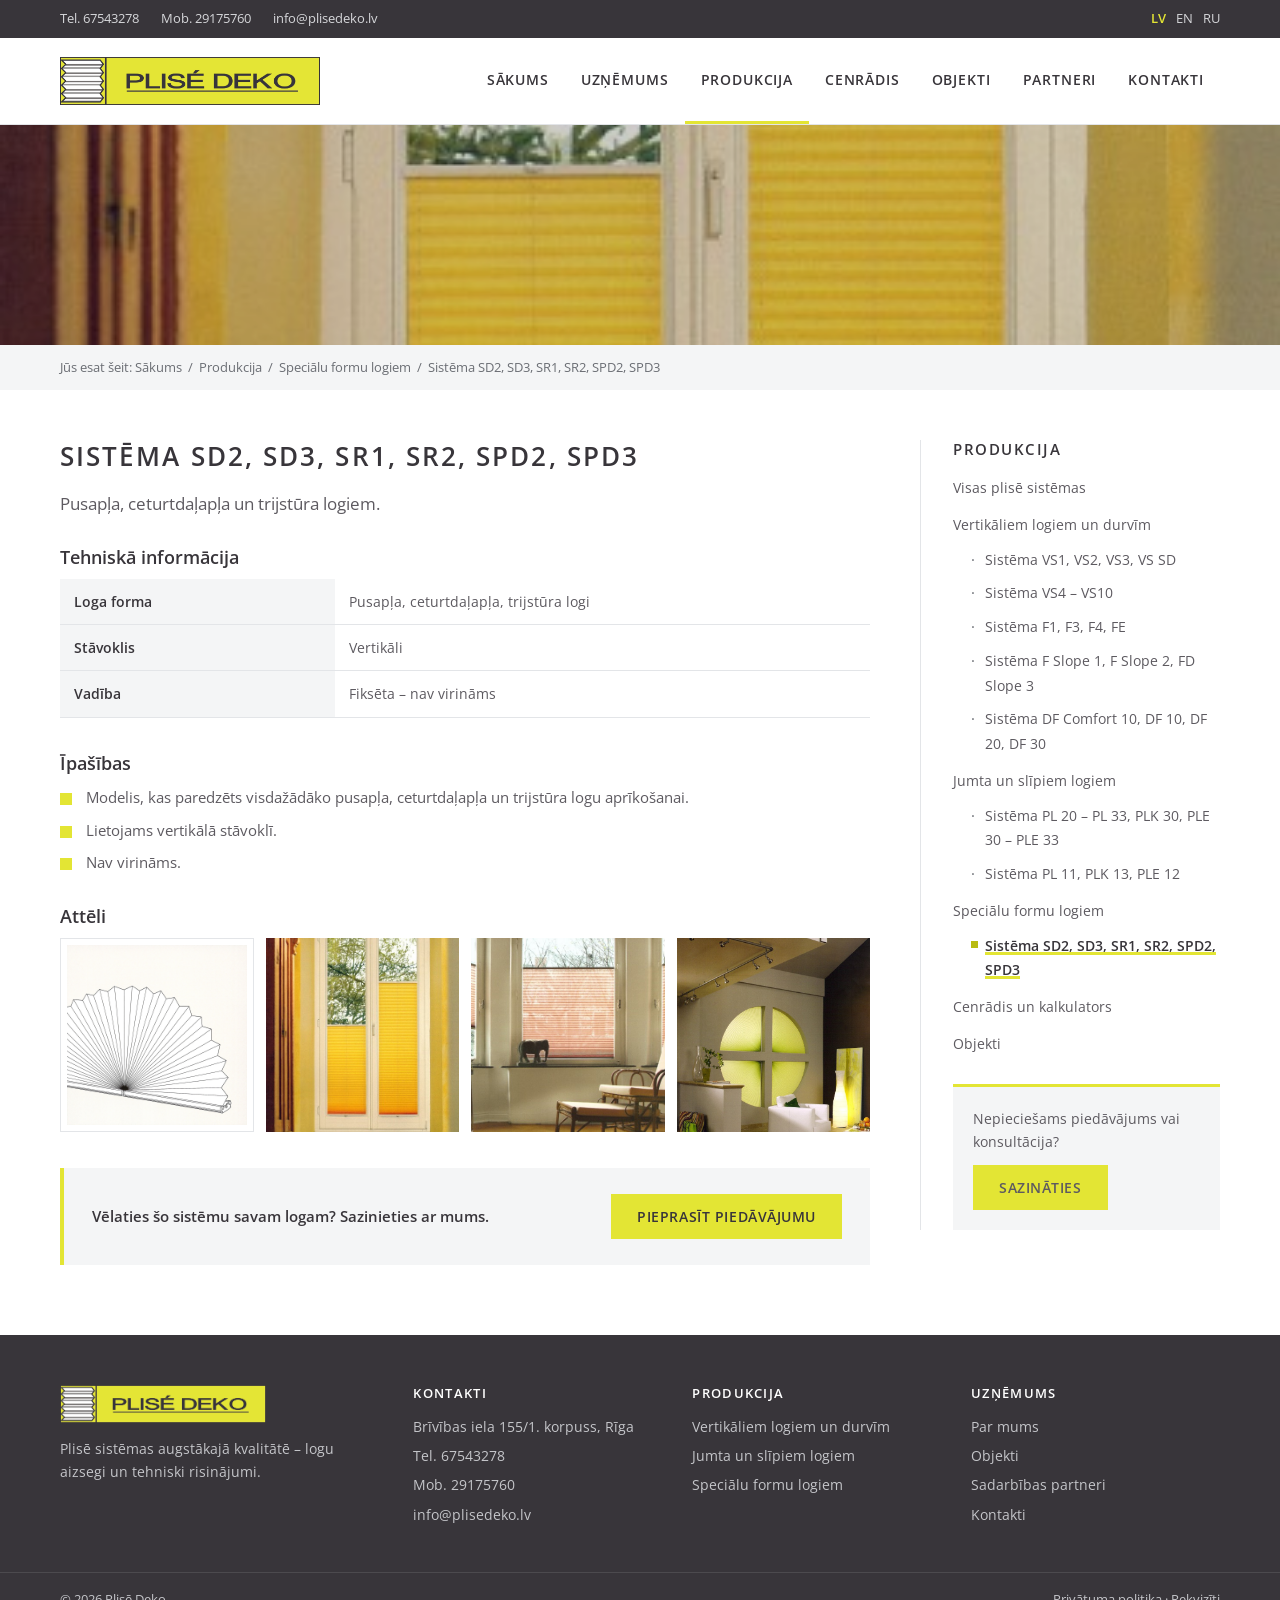
<file: sistema-sd-sr-spd.html>
<!doctype html>
<html lang="lv">
<head>
<meta charset="utf-8">
<meta name="viewport" content="width=device-width, initial-scale=1">
<title>Sistēma SD2, SD3, SR1, SR2, SPD2, SPD3 | Plisē Deko</title>
<link rel="preconnect" href="https://fonts.googleapis.com">
<link href="https://fonts.googleapis.com/css2?family=Open+Sans:wght@400;600;700&display=swap" rel="stylesheet">
<link rel="stylesheet" href="assets/css/style.css">
</head>
<body>
<a class="skip-link" href="#main">Pāriet uz saturu</a>
<div class="topbar">
  <div class="container">
    <div class="topbar__contact">
      <a href="tel:+37167543278">Tel. 67543278</a>
      <a href="tel:+37129175760">Mob. 29175760</a>
      <a href="mailto:info@plisedeko.lv">info@plisedeko.lv</a>
    </div>
    <div class="lang"><a href="index.html" class="is-active">LV</a><a href="#">EN</a><a href="#">RU</a></div>
  </div>
</div>
<header class="header">
  <div class="container">
    <a class="header__logo" href="index.html"><img src="assets/img/logo.webp" alt="Plisē Deko" width="260" height="48"></a>
    <button class="nav-toggle" type="button" aria-label="Atvērt izvēlni" aria-expanded="false" aria-controls="main-nav"><span></span></button>
    <nav class="nav" id="main-nav" aria-label="Galvenā izvēlne">
      <ul>
        <li><a href="index.html">Sākums</a></li>
        <li><a href="par-mums.html">Uzņēmums</a>
          <ul class="sub">
            <li><a href="par-mums.html">Par mums</a></li>
            <li><a href="objekti.html">Objekti</a></li>
            <li><a href="sadarbibas-partneri.html">Sadarbības partneri</a></li>
          </ul>
        </li>
        <li class="is-active"><a href="produkcija.html">Produkcija</a>
          <ul class="sub"><li class="sub-label">Vertikāliem logiem un durvīm</li><li><a href="sistema-vs1-vs3.html">Sistēma VS1, VS2, VS3, VS SD</a></li><li><a href="sistema-vs4-vs10.html">Sistēma VS4 – VS10</a></li><li><a href="sistema-f1-fe.html">Sistēma F1, F3, F4, FE</a></li><li><a href="sistema-f-slope.html">Sistēma F Slope 1, F Slope 2, FD Slope 3</a></li><li><a href="sistema-df.html">Sistēma DF Comfort 10, DF 10, DF 20, DF 30</a></li><li class="sub-label">Jumta un slīpiem logiem</li><li><a href="sistema-pl20-pl33.html">Sistēma PL 20 – PL 33, PLK 30, PLE 30 – PLE 33</a></li><li><a href="sistema-pl11.html">Sistēma PL 11, PLK 13, PLE 12</a></li><li class="sub-label">Speciālu formu logiem</li><li><a href="sistema-sd-sr-spd.html" aria-current="page">Sistēma SD2, SD3, SR1, SR2, SPD2, SPD3</a></li></ul>
        </li>
        <li><a href="cenradis.html">Cenrādis</a></li>
        <li><a href="objekti.html">Objekti</a></li>
        <li><a href="sadarbibas-partneri.html">Partneri</a></li>
        <li><a href="kontakti.html">Kontakti</a></li>
      </ul>
    </nav>
  </div>
</header><div class="page-banner" style="background-image:url('assets/img/products/91-438x1024.jpg')"></div><div class="breadcrumb"><div class="container">Jūs esat šeit: <a href="index.html">Sākums</a><span class="sep">/</span><a href="produkcija.html">Produkcija</a><span class="sep">/</span><a href="produkcija.html#formas">Speciālu formu logiem</a><span class="sep">/</span><span>Sistēma SD2, SD3, SR1, SR2, SPD2, SPD3</span></div></div>
<div class="container layout">
  <main class="content" id="main">
    <h1>Sistēma SD2, SD3, SR1, SR2, SPD2, SPD3</h1>
    <p class="lead">Pusapļa, ceturtdaļapļa un trijstūra logiem.</p>
    <h2 class="sub-title">Tehniskā informācija</h2>
    <table class="specs">
      <tr><th>Loga forma</th><td>Pusapļa, ceturtdaļapļa, trijstūra logi</td></tr><tr><th>Stāvoklis</th><td>Vertikāli</td></tr><tr><th>Vadība</th><td>Fiksēta – nav virināms</td></tr>
    </table>
    <h2 class="sub-title">Īpašības</h2>
    <ul class="features"><li>Modelis, kas paredzēts visdažādāko pusapļa, ceturtdaļapļa un trijstūra logu aprīkošanai.</li><li>Lietojams vertikālā stāvoklī.</li><li>Nav virināms.</li></ul>
    <h2 class="sub-title">Attēli</h2>
    <div class="gallery">
      <a href="assets/img/products/ras8.jpg" class="is-drawing"><img src="assets/img/products/ras8.jpg" alt="Sistēma SD2, SD3, SR1, SR2, SPD2, SPD3" loading="lazy"></a><a href="assets/img/products/91-438x1024.jpg"><img src="assets/img/products/91-438x1024.jpg" alt="Sistēma SD2, SD3, SR1, SR2, SPD2, SPD3" loading="lazy"></a><a href="assets/img/products/221-446x1024.jpg"><img src="assets/img/products/221-446x1024.jpg" alt="Sistēma SD2, SD3, SR1, SR2, SPD2, SPD3" loading="lazy"></a><a href="assets/img/products/27-619x1024.jpg"><img src="assets/img/products/27-619x1024.jpg" alt="Sistēma SD2, SD3, SR1, SR2, SPD2, SPD3" loading="lazy"></a>
    </div>
    <div class="cta-box"><p>Vēlaties šo sistēmu savam logam? Sazinieties ar mums.</p><a class="btn" href="kontakti.html#forma">Pieprasīt piedāvājumu</a></div>
  </main>
  <aside class="sidebar">
    <h2>Produkcija</h2>
    <ul>
      <li><a href="produkcija.html">Visas plisē sistēmas</a></li>
      <li><a href="produkcija.html#vertikali">Vertikāliem logiem un durvīm</a>
        <ul><li><a href="sistema-vs1-vs3.html">Sistēma VS1, VS2, VS3, VS SD</a></li><li><a href="sistema-vs4-vs10.html">Sistēma VS4 – VS10</a></li><li><a href="sistema-f1-fe.html">Sistēma F1, F3, F4, FE</a></li><li><a href="sistema-f-slope.html">Sistēma F Slope 1, F Slope 2, FD Slope 3</a></li><li><a href="sistema-df.html">Sistēma DF Comfort 10, DF 10, DF 20, DF 30</a></li></ul>
      </li><li><a href="produkcija.html#jumta">Jumta un slīpiem logiem</a>
        <ul><li><a href="sistema-pl20-pl33.html">Sistēma PL 20 – PL 33, PLK 30, PLE 30 – PLE 33</a></li><li><a href="sistema-pl11.html">Sistēma PL 11, PLK 13, PLE 12</a></li></ul>
      </li><li><a href="produkcija.html#formas">Speciālu formu logiem</a>
        <ul><li class="is-active"><a href="sistema-sd-sr-spd.html" aria-current="page">Sistēma SD2, SD3, SR1, SR2, SPD2, SPD3</a></li></ul>
      </li>
      <li><a href="cenradis.html">Cenrādis un kalkulators</a></li>
      <li><a href="objekti.html">Objekti</a></li>
    </ul>
    <div class="side-cta"><p>Nepieciešams piedāvājums vai konsultācija?</p><a class="btn" href="kontakti.html">Sazināties</a></div>
  </aside>
</div>
<footer class="footer">
  <div class="container">
    <div>
      <img class="footer__logo" src="assets/img/logo.webp" alt="Plisē Deko">
      <p>Plisē sistēmas augstākajā kvalitātē – logu aizsegi un tehniski risinājumi.</p>
    </div>
    <div>
      <h2>Kontakti</h2>
      <ul>
        <li>Brīvības iela 155/1. korpuss, Rīga</li>
        <li><a href="tel:+37167543278">Tel. 67543278</a></li>
        <li><a href="tel:+37129175760">Mob. 29175760</a></li>
        <li><a href="mailto:info@plisedeko.lv">info@plisedeko.lv</a></li>
      </ul>
    </div>
    <div>
      <h2>Produkcija</h2>
      <ul><li><a href="produkcija.html#vertikali">Vertikāliem logiem un durvīm</a></li><li><a href="produkcija.html#jumta">Jumta un slīpiem logiem</a></li><li><a href="produkcija.html#formas">Speciālu formu logiem</a></li></ul>
    </div>
    <div>
      <h2>Uzņēmums</h2>
      <ul>
        <li><a href="par-mums.html">Par mums</a></li>
        <li><a href="objekti.html">Objekti</a></li>
        <li><a href="sadarbibas-partneri.html">Sadarbības partneri</a></li>
        <li><a href="kontakti.html">Kontakti</a></li>
      </ul>
    </div>
  </div>
  <div class="footer__bottom">
    <div class="container">
      <span>© 2026 Plisē Deko</span>
      <span><a href="#">Privātuma politika</a> · <a href="#">Rekvizīti</a></span>
    </div>
  </div>
</footer>
<a href="#" class="to-top" aria-label="Uz augšu">↑</a>
<script src="assets/js/main.js"></script>
</body>
</html>
</file>
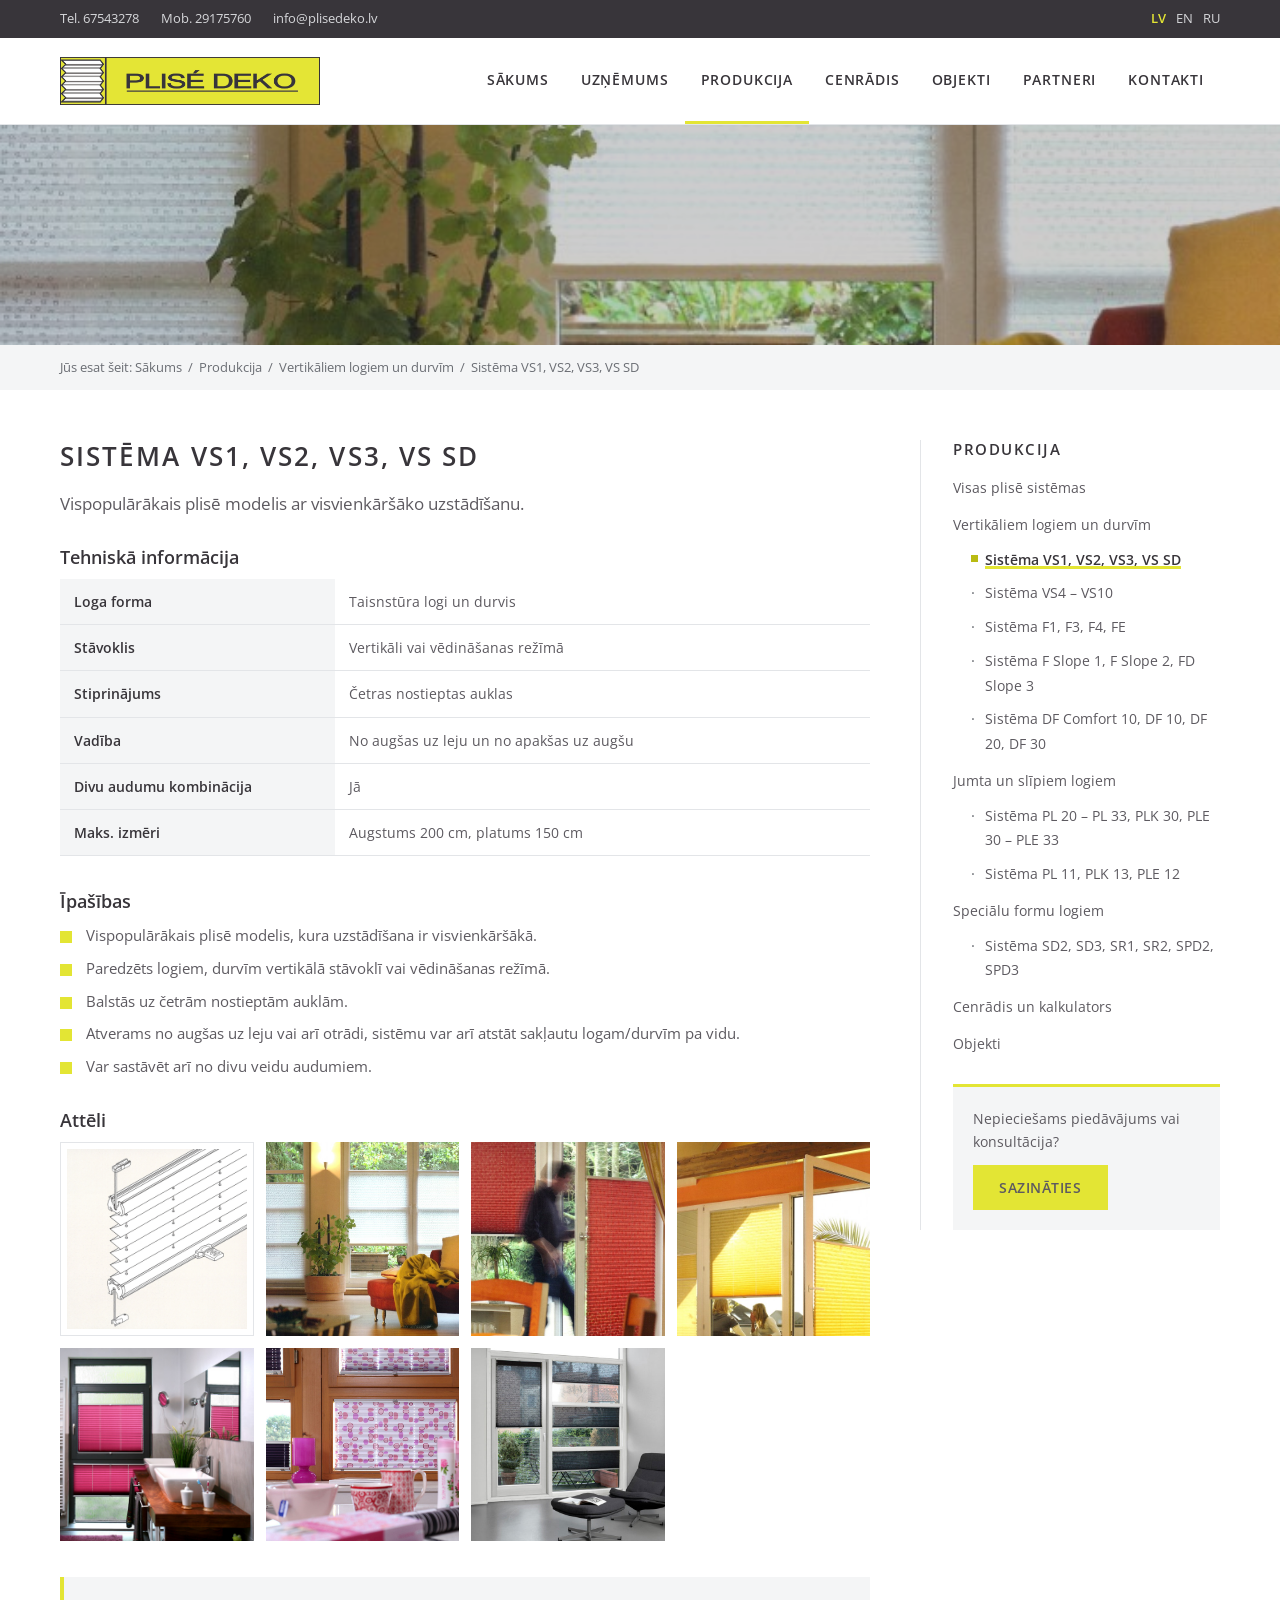
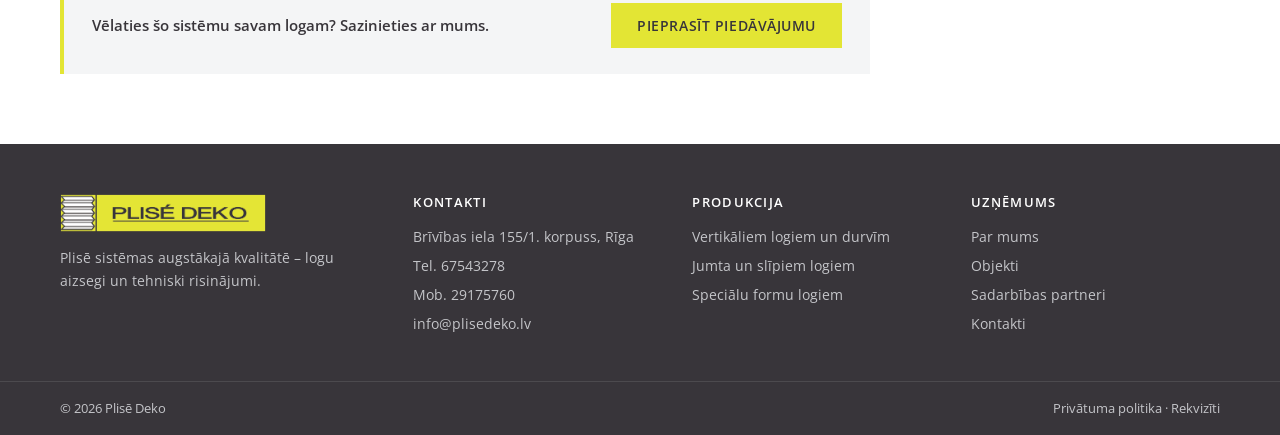
<file: sistema-vs1-vs3.html>
<!doctype html>
<html lang="lv">
<head>
<meta charset="utf-8">
<meta name="viewport" content="width=device-width, initial-scale=1">
<title>Sistēma VS1, VS2, VS3, VS SD | Plisē Deko</title>
<link rel="preconnect" href="https://fonts.googleapis.com">
<link href="https://fonts.googleapis.com/css2?family=Open+Sans:wght@400;600;700&display=swap" rel="stylesheet">
<link rel="stylesheet" href="assets/css/style.css">
</head>
<body>
<a class="skip-link" href="#main">Pāriet uz saturu</a>
<div class="topbar">
  <div class="container">
    <div class="topbar__contact">
      <a href="tel:+37167543278">Tel. 67543278</a>
      <a href="tel:+37129175760">Mob. 29175760</a>
      <a href="mailto:info@plisedeko.lv">info@plisedeko.lv</a>
    </div>
    <div class="lang"><a href="index.html" class="is-active">LV</a><a href="#">EN</a><a href="#">RU</a></div>
  </div>
</div>
<header class="header">
  <div class="container">
    <a class="header__logo" href="index.html"><img src="assets/img/logo.webp" alt="Plisē Deko" width="260" height="48"></a>
    <button class="nav-toggle" type="button" aria-label="Atvērt izvēlni" aria-expanded="false" aria-controls="main-nav"><span></span></button>
    <nav class="nav" id="main-nav" aria-label="Galvenā izvēlne">
      <ul>
        <li><a href="index.html">Sākums</a></li>
        <li><a href="par-mums.html">Uzņēmums</a>
          <ul class="sub">
            <li><a href="par-mums.html">Par mums</a></li>
            <li><a href="objekti.html">Objekti</a></li>
            <li><a href="sadarbibas-partneri.html">Sadarbības partneri</a></li>
          </ul>
        </li>
        <li class="is-active"><a href="produkcija.html">Produkcija</a>
          <ul class="sub"><li class="sub-label">Vertikāliem logiem un durvīm</li><li><a href="sistema-vs1-vs3.html" aria-current="page">Sistēma VS1, VS2, VS3, VS SD</a></li><li><a href="sistema-vs4-vs10.html">Sistēma VS4 – VS10</a></li><li><a href="sistema-f1-fe.html">Sistēma F1, F3, F4, FE</a></li><li><a href="sistema-f-slope.html">Sistēma F Slope 1, F Slope 2, FD Slope 3</a></li><li><a href="sistema-df.html">Sistēma DF Comfort 10, DF 10, DF 20, DF 30</a></li><li class="sub-label">Jumta un slīpiem logiem</li><li><a href="sistema-pl20-pl33.html">Sistēma PL 20 – PL 33, PLK 30, PLE 30 – PLE 33</a></li><li><a href="sistema-pl11.html">Sistēma PL 11, PLK 13, PLE 12</a></li><li class="sub-label">Speciālu formu logiem</li><li><a href="sistema-sd-sr-spd.html">Sistēma SD2, SD3, SR1, SR2, SPD2, SPD3</a></li></ul>
        </li>
        <li><a href="cenradis.html">Cenrādis</a></li>
        <li><a href="objekti.html">Objekti</a></li>
        <li><a href="sadarbibas-partneri.html">Partneri</a></li>
        <li><a href="kontakti.html">Kontakti</a></li>
      </ul>
    </nav>
  </div>
</header><div class="page-banner" style="background-image:url('assets/img/products/121-721x1024.jpg')"></div><div class="breadcrumb"><div class="container">Jūs esat šeit: <a href="index.html">Sākums</a><span class="sep">/</span><a href="produkcija.html">Produkcija</a><span class="sep">/</span><a href="produkcija.html#vertikali">Vertikāliem logiem un durvīm</a><span class="sep">/</span><span>Sistēma VS1, VS2, VS3, VS SD</span></div></div>
<div class="container layout">
  <main class="content" id="main">
    <h1>Sistēma VS1, VS2, VS3, VS SD</h1>
    <p class="lead">Vispopulārākais plisē modelis ar visvienkāršāko uzstādīšanu.</p>
    <h2 class="sub-title">Tehniskā informācija</h2>
    <table class="specs">
      <tr><th>Loga forma</th><td>Taisnstūra logi un durvis</td></tr><tr><th>Stāvoklis</th><td>Vertikāli vai vēdināšanas režīmā</td></tr><tr><th>Stiprinājums</th><td>Četras nostieptas auklas</td></tr><tr><th>Vadība</th><td>No augšas uz leju un no apakšas uz augšu</td></tr><tr><th>Divu audumu kombinācija</th><td>Jā</td></tr><tr><th>Maks. izmēri</th><td>Augstums 200 cm, platums 150 cm</td></tr>
    </table>
    <h2 class="sub-title">Īpašības</h2>
    <ul class="features"><li>Vispopulārākais plisē modelis, kura uzstādīšana ir visvienkāršākā.</li><li>Paredzēts logiem, durvīm vertikālā stāvoklī vai vēdināšanas režīmā.</li><li>Balstās uz četrām nostieptām auklām.</li><li>Atverams no augšas uz leju vai arī otrādi, sistēmu var arī atstāt sakļautu logam/durvīm pa vidu.</li><li>Var sastāvēt arī no divu veidu audumiem.</li></ul>
    <h2 class="sub-title">Attēli</h2>
    <div class="gallery">
      <a href="assets/img/products/ras1.jpg" class="is-drawing"><img src="assets/img/products/ras1.jpg" alt="Sistēma VS1, VS2, VS3, VS SD" loading="lazy"></a><a href="assets/img/products/121-721x1024.jpg"><img src="assets/img/products/121-721x1024.jpg" alt="Sistēma VS1, VS2, VS3, VS SD" loading="lazy"></a><a href="assets/img/products/141-618x1024.jpg"><img src="assets/img/products/141-618x1024.jpg" alt="Sistēma VS1, VS2, VS3, VS SD" loading="lazy"></a><a href="assets/img/products/181-479x1024.jpg"><img src="assets/img/products/181-479x1024.jpg" alt="Sistēma VS1, VS2, VS3, VS SD" loading="lazy"></a><a href="assets/img/products/1331813021_cosiflor.jpg"><img src="assets/img/products/1331813021_cosiflor.jpg" alt="Sistēma VS1, VS2, VS3, VS SD" loading="lazy"></a><a href="assets/img/products/cosiflor_plissee_3rund2.jpg"><img src="assets/img/products/cosiflor_plissee_3rund2.jpg" alt="Sistēma VS1, VS2, VS3, VS SD" loading="lazy"></a><a href="assets/img/products/plissee01.jpg"><img src="assets/img/products/plissee01.jpg" alt="Sistēma VS1, VS2, VS3, VS SD" loading="lazy"></a>
    </div>
    <div class="cta-box"><p>Vēlaties šo sistēmu savam logam? Sazinieties ar mums.</p><a class="btn" href="kontakti.html#forma">Pieprasīt piedāvājumu</a></div>
  </main>
  <aside class="sidebar">
    <h2>Produkcija</h2>
    <ul>
      <li><a href="produkcija.html">Visas plisē sistēmas</a></li>
      <li><a href="produkcija.html#vertikali">Vertikāliem logiem un durvīm</a>
        <ul><li class="is-active"><a href="sistema-vs1-vs3.html" aria-current="page">Sistēma VS1, VS2, VS3, VS SD</a></li><li><a href="sistema-vs4-vs10.html">Sistēma VS4 – VS10</a></li><li><a href="sistema-f1-fe.html">Sistēma F1, F3, F4, FE</a></li><li><a href="sistema-f-slope.html">Sistēma F Slope 1, F Slope 2, FD Slope 3</a></li><li><a href="sistema-df.html">Sistēma DF Comfort 10, DF 10, DF 20, DF 30</a></li></ul>
      </li><li><a href="produkcija.html#jumta">Jumta un slīpiem logiem</a>
        <ul><li><a href="sistema-pl20-pl33.html">Sistēma PL 20 – PL 33, PLK 30, PLE 30 – PLE 33</a></li><li><a href="sistema-pl11.html">Sistēma PL 11, PLK 13, PLE 12</a></li></ul>
      </li><li><a href="produkcija.html#formas">Speciālu formu logiem</a>
        <ul><li><a href="sistema-sd-sr-spd.html">Sistēma SD2, SD3, SR1, SR2, SPD2, SPD3</a></li></ul>
      </li>
      <li><a href="cenradis.html">Cenrādis un kalkulators</a></li>
      <li><a href="objekti.html">Objekti</a></li>
    </ul>
    <div class="side-cta"><p>Nepieciešams piedāvājums vai konsultācija?</p><a class="btn" href="kontakti.html">Sazināties</a></div>
  </aside>
</div>
<footer class="footer">
  <div class="container">
    <div>
      <img class="footer__logo" src="assets/img/logo.webp" alt="Plisē Deko">
      <p>Plisē sistēmas augstākajā kvalitātē – logu aizsegi un tehniski risinājumi.</p>
    </div>
    <div>
      <h2>Kontakti</h2>
      <ul>
        <li>Brīvības iela 155/1. korpuss, Rīga</li>
        <li><a href="tel:+37167543278">Tel. 67543278</a></li>
        <li><a href="tel:+37129175760">Mob. 29175760</a></li>
        <li><a href="mailto:info@plisedeko.lv">info@plisedeko.lv</a></li>
      </ul>
    </div>
    <div>
      <h2>Produkcija</h2>
      <ul><li><a href="produkcija.html#vertikali">Vertikāliem logiem un durvīm</a></li><li><a href="produkcija.html#jumta">Jumta un slīpiem logiem</a></li><li><a href="produkcija.html#formas">Speciālu formu logiem</a></li></ul>
    </div>
    <div>
      <h2>Uzņēmums</h2>
      <ul>
        <li><a href="par-mums.html">Par mums</a></li>
        <li><a href="objekti.html">Objekti</a></li>
        <li><a href="sadarbibas-partneri.html">Sadarbības partneri</a></li>
        <li><a href="kontakti.html">Kontakti</a></li>
      </ul>
    </div>
  </div>
  <div class="footer__bottom">
    <div class="container">
      <span>© 2026 Plisē Deko</span>
      <span><a href="#">Privātuma politika</a> · <a href="#">Rekvizīti</a></span>
    </div>
  </div>
</footer>
<a href="#" class="to-top" aria-label="Uz augšu">↑</a>
<script src="assets/js/main.js"></script>
</body>
</html>
</file>
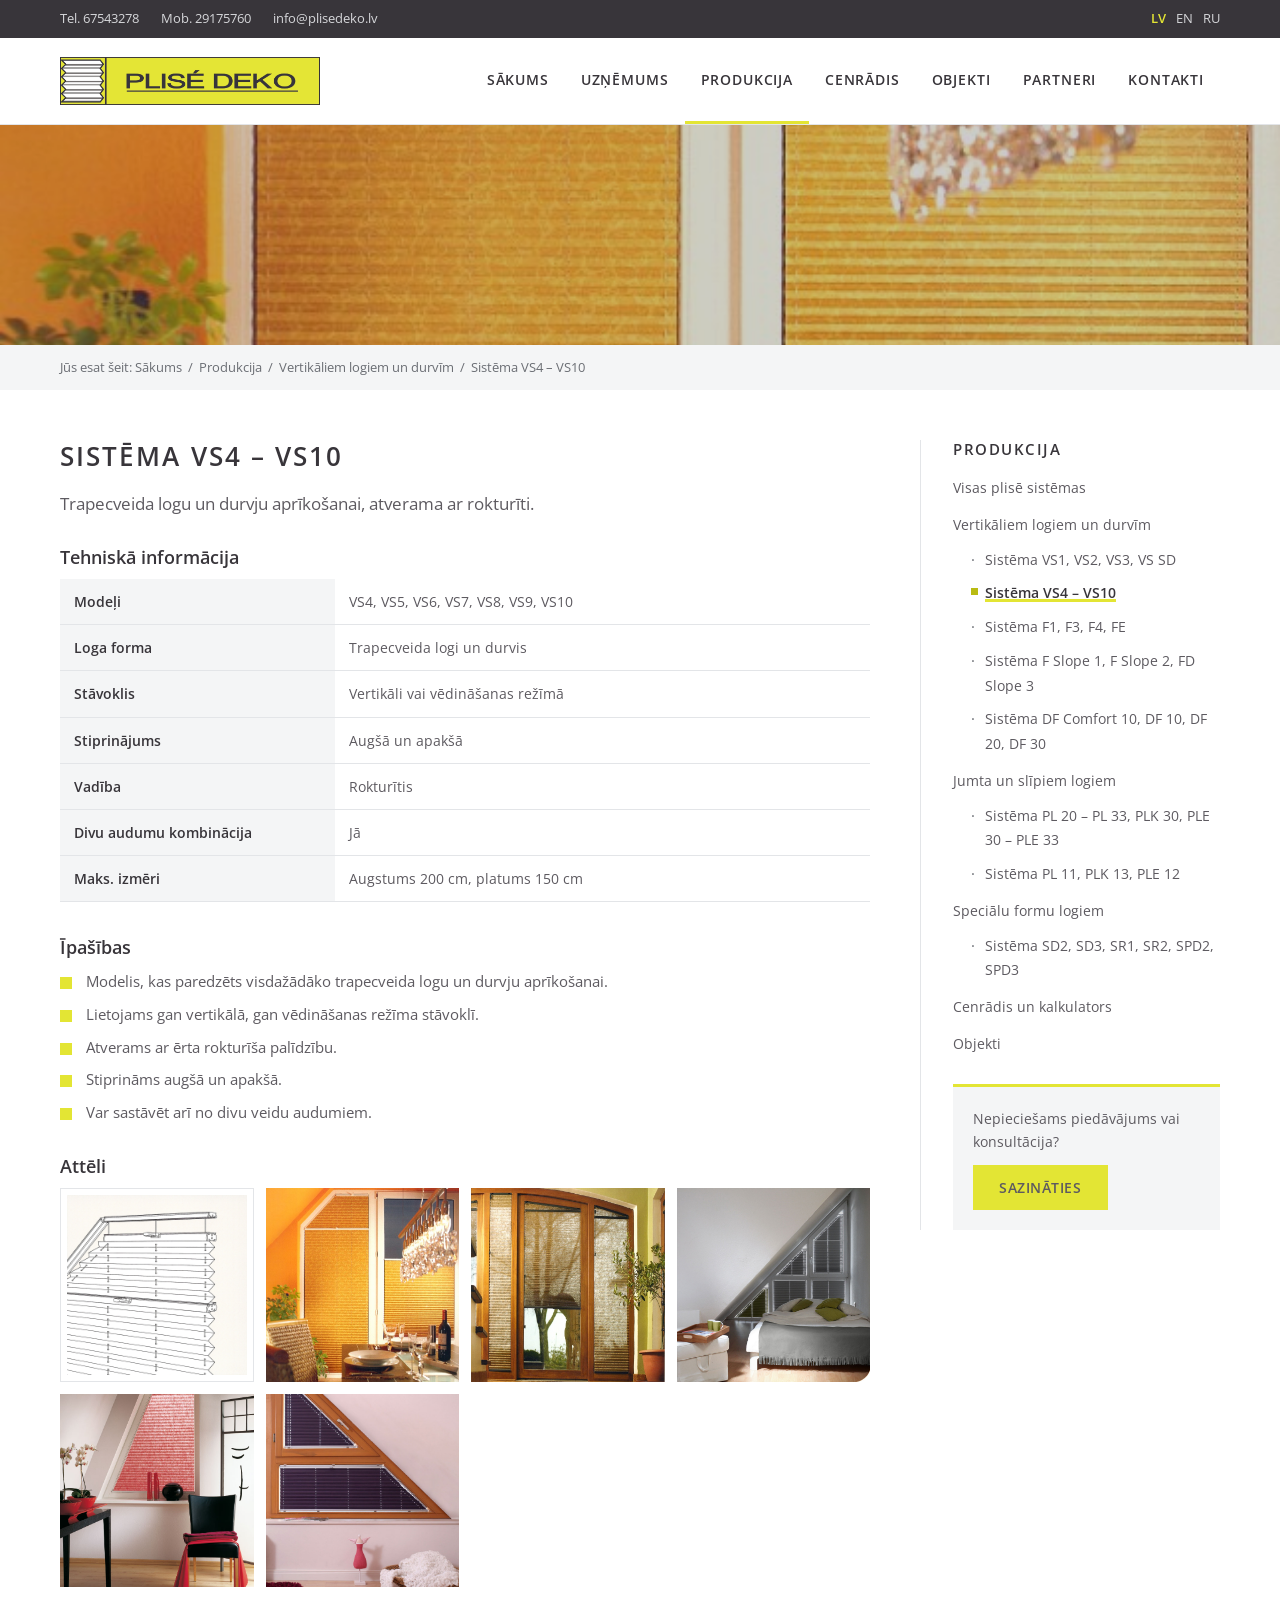
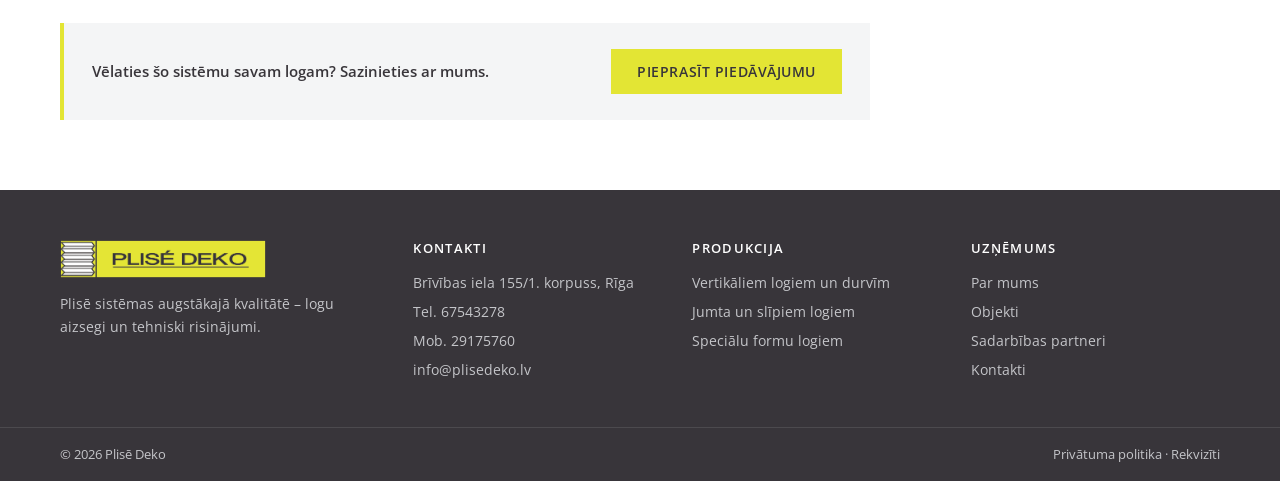
<file: sistema-vs4-vs10.html>
<!doctype html>
<html lang="lv">
<head>
<meta charset="utf-8">
<meta name="viewport" content="width=device-width, initial-scale=1">
<title>Sistēma VS4 – VS10 | Plisē Deko</title>
<link rel="preconnect" href="https://fonts.googleapis.com">
<link href="https://fonts.googleapis.com/css2?family=Open+Sans:wght@400;600;700&display=swap" rel="stylesheet">
<link rel="stylesheet" href="assets/css/style.css">
</head>
<body>
<a class="skip-link" href="#main">Pāriet uz saturu</a>
<div class="topbar">
  <div class="container">
    <div class="topbar__contact">
      <a href="tel:+37167543278">Tel. 67543278</a>
      <a href="tel:+37129175760">Mob. 29175760</a>
      <a href="mailto:info@plisedeko.lv">info@plisedeko.lv</a>
    </div>
    <div class="lang"><a href="index.html" class="is-active">LV</a><a href="#">EN</a><a href="#">RU</a></div>
  </div>
</div>
<header class="header">
  <div class="container">
    <a class="header__logo" href="index.html"><img src="assets/img/logo.webp" alt="Plisē Deko" width="260" height="48"></a>
    <button class="nav-toggle" type="button" aria-label="Atvērt izvēlni" aria-expanded="false" aria-controls="main-nav"><span></span></button>
    <nav class="nav" id="main-nav" aria-label="Galvenā izvēlne">
      <ul>
        <li><a href="index.html">Sākums</a></li>
        <li><a href="par-mums.html">Uzņēmums</a>
          <ul class="sub">
            <li><a href="par-mums.html">Par mums</a></li>
            <li><a href="objekti.html">Objekti</a></li>
            <li><a href="sadarbibas-partneri.html">Sadarbības partneri</a></li>
          </ul>
        </li>
        <li class="is-active"><a href="produkcija.html">Produkcija</a>
          <ul class="sub"><li class="sub-label">Vertikāliem logiem un durvīm</li><li><a href="sistema-vs1-vs3.html">Sistēma VS1, VS2, VS3, VS SD</a></li><li><a href="sistema-vs4-vs10.html" aria-current="page">Sistēma VS4 – VS10</a></li><li><a href="sistema-f1-fe.html">Sistēma F1, F3, F4, FE</a></li><li><a href="sistema-f-slope.html">Sistēma F Slope 1, F Slope 2, FD Slope 3</a></li><li><a href="sistema-df.html">Sistēma DF Comfort 10, DF 10, DF 20, DF 30</a></li><li class="sub-label">Jumta un slīpiem logiem</li><li><a href="sistema-pl20-pl33.html">Sistēma PL 20 – PL 33, PLK 30, PLE 30 – PLE 33</a></li><li><a href="sistema-pl11.html">Sistēma PL 11, PLK 13, PLE 12</a></li><li class="sub-label">Speciālu formu logiem</li><li><a href="sistema-sd-sr-spd.html">Sistēma SD2, SD3, SR1, SR2, SPD2, SPD3</a></li></ul>
        </li>
        <li><a href="cenradis.html">Cenrādis</a></li>
        <li><a href="objekti.html">Objekti</a></li>
        <li><a href="sadarbibas-partneri.html">Partneri</a></li>
        <li><a href="kontakti.html">Kontakti</a></li>
      </ul>
    </nav>
  </div>
</header><div class="page-banner" style="background-image:url('assets/img/products/36-647x1024.jpg')"></div><div class="breadcrumb"><div class="container">Jūs esat šeit: <a href="index.html">Sākums</a><span class="sep">/</span><a href="produkcija.html">Produkcija</a><span class="sep">/</span><a href="produkcija.html#vertikali">Vertikāliem logiem un durvīm</a><span class="sep">/</span><span>Sistēma VS4 – VS10</span></div></div>
<div class="container layout">
  <main class="content" id="main">
    <h1>Sistēma VS4 – VS10</h1>
    <p class="lead">Trapecveida logu un durvju aprīkošanai, atverama ar rokturīti.</p>
    <h2 class="sub-title">Tehniskā informācija</h2>
    <table class="specs">
      <tr><th>Modeļi</th><td>VS4, VS5, VS6, VS7, VS8, VS9, VS10</td></tr><tr><th>Loga forma</th><td>Trapecveida logi un durvis</td></tr><tr><th>Stāvoklis</th><td>Vertikāli vai vēdināšanas režīmā</td></tr><tr><th>Stiprinājums</th><td>Augšā un apakšā</td></tr><tr><th>Vadība</th><td>Rokturītis</td></tr><tr><th>Divu audumu kombinācija</th><td>Jā</td></tr><tr><th>Maks. izmēri</th><td>Augstums 200 cm, platums 150 cm</td></tr>
    </table>
    <h2 class="sub-title">Īpašības</h2>
    <ul class="features"><li>Modelis, kas paredzēts visdažādāko trapecveida logu un durvju aprīkošanai.</li><li>Lietojams gan vertikālā, gan vēdināšanas režīma stāvoklī.</li><li>Atverams ar ērta rokturīša palīdzību.</li><li>Stiprināms augšā un apakšā.</li><li>Var sastāvēt arī no divu veidu audumiem.</li></ul>
    <h2 class="sub-title">Attēli</h2>
    <div class="gallery">
      <a href="assets/img/products/ras2.jpg" class="is-drawing"><img src="assets/img/products/ras2.jpg" alt="Sistēma VS4 – VS10" loading="lazy"></a><a href="assets/img/products/36-647x1024.jpg"><img src="assets/img/products/36-647x1024.jpg" alt="Sistēma VS4 – VS10" loading="lazy"></a><a href="assets/img/products/391-725x1024.jpg"><img src="assets/img/products/391-725x1024.jpg" alt="Sistēma VS4 – VS10" loading="lazy"></a><a href="assets/img/products/cosiflor_plissee_4rund2.jpg"><img src="assets/img/products/cosiflor_plissee_4rund2.jpg" alt="Sistēma VS4 – VS10" loading="lazy"></a><a href="assets/img/products/solarmatic-plissee-cosiflor-sonderform-verspannt1.jpg"><img src="assets/img/products/solarmatic-plissee-cosiflor-sonderform-verspannt1.jpg" alt="Sistēma VS4 – VS10" loading="lazy"></a><a href="assets/img/products/cosiflor_plissee_5rund21.jpg"><img src="assets/img/products/cosiflor_plissee_5rund21.jpg" alt="Sistēma VS4 – VS10" loading="lazy"></a>
    </div>
    <div class="cta-box"><p>Vēlaties šo sistēmu savam logam? Sazinieties ar mums.</p><a class="btn" href="kontakti.html#forma">Pieprasīt piedāvājumu</a></div>
  </main>
  <aside class="sidebar">
    <h2>Produkcija</h2>
    <ul>
      <li><a href="produkcija.html">Visas plisē sistēmas</a></li>
      <li><a href="produkcija.html#vertikali">Vertikāliem logiem un durvīm</a>
        <ul><li><a href="sistema-vs1-vs3.html">Sistēma VS1, VS2, VS3, VS SD</a></li><li class="is-active"><a href="sistema-vs4-vs10.html" aria-current="page">Sistēma VS4 – VS10</a></li><li><a href="sistema-f1-fe.html">Sistēma F1, F3, F4, FE</a></li><li><a href="sistema-f-slope.html">Sistēma F Slope 1, F Slope 2, FD Slope 3</a></li><li><a href="sistema-df.html">Sistēma DF Comfort 10, DF 10, DF 20, DF 30</a></li></ul>
      </li><li><a href="produkcija.html#jumta">Jumta un slīpiem logiem</a>
        <ul><li><a href="sistema-pl20-pl33.html">Sistēma PL 20 – PL 33, PLK 30, PLE 30 – PLE 33</a></li><li><a href="sistema-pl11.html">Sistēma PL 11, PLK 13, PLE 12</a></li></ul>
      </li><li><a href="produkcija.html#formas">Speciālu formu logiem</a>
        <ul><li><a href="sistema-sd-sr-spd.html">Sistēma SD2, SD3, SR1, SR2, SPD2, SPD3</a></li></ul>
      </li>
      <li><a href="cenradis.html">Cenrādis un kalkulators</a></li>
      <li><a href="objekti.html">Objekti</a></li>
    </ul>
    <div class="side-cta"><p>Nepieciešams piedāvājums vai konsultācija?</p><a class="btn" href="kontakti.html">Sazināties</a></div>
  </aside>
</div>
<footer class="footer">
  <div class="container">
    <div>
      <img class="footer__logo" src="assets/img/logo.webp" alt="Plisē Deko">
      <p>Plisē sistēmas augstākajā kvalitātē – logu aizsegi un tehniski risinājumi.</p>
    </div>
    <div>
      <h2>Kontakti</h2>
      <ul>
        <li>Brīvības iela 155/1. korpuss, Rīga</li>
        <li><a href="tel:+37167543278">Tel. 67543278</a></li>
        <li><a href="tel:+37129175760">Mob. 29175760</a></li>
        <li><a href="mailto:info@plisedeko.lv">info@plisedeko.lv</a></li>
      </ul>
    </div>
    <div>
      <h2>Produkcija</h2>
      <ul><li><a href="produkcija.html#vertikali">Vertikāliem logiem un durvīm</a></li><li><a href="produkcija.html#jumta">Jumta un slīpiem logiem</a></li><li><a href="produkcija.html#formas">Speciālu formu logiem</a></li></ul>
    </div>
    <div>
      <h2>Uzņēmums</h2>
      <ul>
        <li><a href="par-mums.html">Par mums</a></li>
        <li><a href="objekti.html">Objekti</a></li>
        <li><a href="sadarbibas-partneri.html">Sadarbības partneri</a></li>
        <li><a href="kontakti.html">Kontakti</a></li>
      </ul>
    </div>
  </div>
  <div class="footer__bottom">
    <div class="container">
      <span>© 2026 Plisē Deko</span>
      <span><a href="#">Privātuma politika</a> · <a href="#">Rekvizīti</a></span>
    </div>
  </div>
</footer>
<a href="#" class="to-top" aria-label="Uz augšu">↑</a>
<script src="assets/js/main.js"></script>
</body>
</html>
</file>
<file: assets/css/style.css>
/* Plisē Deko – base styles. Palette from logo: white, silver/gray, dark graphite, yellow-green accent. */
:root {
  --accent: #e3e534;
  --accent-dark: #b9bb12;
  --ink: #38353a;
  --ink-soft: #5d5a60;
  --muted: #6b6e74;
  --silver: #c9ccd1;
  --line: #e3e5e8;
  --bg: #ffffff;
  --bg-soft: #f4f5f6;
  --bg-gray: #ebedef;
  --maxw: 1200px;
  --font: "Open Sans", Arial, sans-serif;
}

*, *::before, *::after { box-sizing: border-box; }
@media (prefers-reduced-motion: no-preference) {
  html { scroll-behavior: smooth; }
}
/* Anchor targets clear the sticky header */
[id] { scroll-margin-top: 110px; }
body {
  margin: 0;
  font-family: var(--font);
  font-size: 15px;
  line-height: 1.65;
  color: var(--ink-soft);
  background: var(--bg);
}
img { max-width: 100%; display: block; }
a { color: var(--ink); text-decoration: none; transition: color .2s; }
a:hover { color: var(--accent-dark); }
h1, h2, h3, h4 { color: var(--ink); font-weight: 600; line-height: 1.25; margin: 0 0 .6em; text-wrap: balance; }
:focus-visible { outline: 3px solid var(--ink); outline-offset: 2px; }
.topbar :focus-visible, .footer :focus-visible, .lightbox :focus-visible, .hero :focus-visible { outline-color: var(--accent); }
.skip-link {
  position: absolute; left: 12px; top: -60px; z-index: 200;
  background: var(--accent); color: var(--ink); padding: 10px 18px; font-weight: 600;
}
.skip-link:focus { top: 12px; }
h1 { font-size: 30px; letter-spacing: .02em; }
h2 { font-size: 24px; }
h3 { font-size: 18px; }
.container { max-width: var(--maxw); margin: 0 auto; padding: 0 20px; }
.section { padding: 60px 0; }
.section--soft { background: var(--bg-soft); }
.section-title {
  text-transform: uppercase;
  letter-spacing: .12em;
  font-size: 20px;
  text-align: center;
  margin-bottom: 36px;
}
.section-title::after {
  content: ""; display: block; width: 48px; height: 3px;
  background: var(--accent); margin: 14px auto 0;
}
.btn {
  display: inline-block; padding: 11px 26px;
  background: var(--accent); color: var(--ink);
  font-weight: 600; font-size: 14px; letter-spacing: .04em;
  text-transform: uppercase; border: 0; cursor: pointer;
  transition: background-color .2s ease-out, color .2s ease-out, transform .12s ease-out;
}
.btn:hover { background: var(--ink); color: #fff; }
.btn:active { transform: scale(.97); }
.btn--ghost { background: transparent; border: 2px solid var(--ink); }

/* ---------- Top bar ---------- */
.topbar { background: var(--ink); color: #d6d7da; font-size: 13px; }
.topbar .container { display: flex; justify-content: space-between; align-items: center; height: 38px; gap: 16px; }
.topbar a { color: #d6d7da; }
.topbar a:hover { color: var(--accent); }
.topbar__contact { display: flex; gap: 22px; }
.lang { display: flex; gap: 10px; }
.lang a.is-active { color: var(--accent); font-weight: 600; }

/* ---------- Header ---------- */
.header { background: #fff; border-bottom: 1px solid var(--line); position: sticky; top: 0; z-index: 50; }
.header .container { display: flex; align-items: center; justify-content: space-between; height: 86px; }
.header__logo img { height: 48px; width: auto; }
.nav { display: flex; align-items: center; }
.nav > ul { list-style: none; margin: 0; padding: 0; display: flex; }
.nav > ul > li { position: relative; }
.nav > ul > li > a {
  display: block; padding: 30px 16px; font-size: 14px; font-weight: 600;
  text-transform: uppercase; letter-spacing: .06em; color: var(--ink);
  border-bottom: 3px solid transparent;
}
.nav > ul > li > a:hover, .nav > ul > li.is-active > a { border-bottom-color: var(--accent); color: var(--ink); }
.nav .sub {
  position: absolute; top: 100%; left: 0; min-width: 300px;
  background: #fff; border-top: 3px solid var(--accent);
  box-shadow: 0 10px 30px rgba(0,0,0,.08);
  list-style: none; margin: 0; padding: 12px 0;
  opacity: 0; visibility: hidden; transform: translateY(8px);
  transition: opacity .2s ease-out, transform .2s ease-out, visibility 0s linear .2s;
}
.nav li:hover > .sub, .nav li:focus-within > .sub { transition: opacity .2s ease-out, transform .2s ease-out, visibility 0s; }
.nav li:hover > .sub, .nav li:focus-within > .sub { opacity: 1; visibility: visible; transform: none; }
.nav .sub a { display: block; padding: 7px 22px; font-size: 14px; color: var(--ink-soft); }
.nav .sub a:hover { color: var(--ink); background: var(--bg-soft); }
.nav .sub .sub-label { padding: 10px 22px 4px; font-size: 12px; text-transform: uppercase; letter-spacing: .08em; color: var(--muted); }
.nav-toggle {
  display: none; width: 44px; height: 44px; background: none; border: 0; cursor: pointer;
  position: relative; touch-action: manipulation;
}
/* Hamburger morphs into a cross when open */
.nav-toggle span, .nav-toggle::before, .nav-toggle::after {
  content: ""; position: absolute; left: 10px; width: 24px; height: 2px; background: var(--ink);
  transition: transform .2s ease-out, opacity .15s ease-out;
}
.nav-toggle::before { top: 14px; }
.nav-toggle span { top: 21px; }
.nav-toggle::after { top: 28px; }
.nav-toggle[aria-expanded="true"]::before { transform: translateY(7px) rotate(45deg); }
.nav-toggle[aria-expanded="true"] span { opacity: 0; }
.nav-toggle[aria-expanded="true"]::after { transform: translateY(-7px) rotate(-45deg); }
.sub-toggle { display: none; }

/* ---------- Hero slider ---------- */
.hero { position: relative; height: 520px; overflow: hidden; background: var(--bg-gray); }
.hero__slide {
  position: absolute; inset: 0; background-size: cover; background-position: center;
  opacity: 0; visibility: hidden;
  /* hidden slides leave the tab order once faded out */
  transition: opacity .8s ease, visibility 0s linear .8s;
}
.hero__slide.is-active { opacity: 1; visibility: visible; z-index: 1; transition: opacity .8s ease, visibility 0s; }
.hero__slide::after {
  content: ""; position: absolute; inset: 0;
  background:
    linear-gradient(90deg, rgba(56,53,58,.6), rgba(56,53,58,0) 65%),
    linear-gradient(0deg, rgba(56,53,58,.45), rgba(56,53,58,0) 55%);
}
.hero__caption {
  position: absolute; z-index: 2; left: 0; right: 0; bottom: 90px;
}
.hero__title { color: #fff; font-size: 40px; max-width: 620px; text-shadow: 0 2px 12px rgba(0,0,0,.25); }
.hero__caption p { color: #fff; font-size: 17px; max-width: 520px; margin: 0 0 24px; }
.hero__dots { position: absolute; z-index: 3; bottom: 20px; left: 50%; transform: translateX(-50%); display: flex; align-items: center; gap: 4px; }
/* 28px hit area, 12px visible dot */
.hero__dots button { width: 28px; height: 28px; border: 0; background: none; cursor: pointer; padding: 0; display: grid; place-items: center; }
.hero__dots button::before { content: ""; width: 12px; height: 12px; border-radius: 50%; border: 2px solid #fff; transition: background-color .2s ease-out, transform .2s ease-out; }
.hero__dots button.is-active::before { background: var(--accent); border-color: var(--accent); transform: scale(1.15); }
.hero__dots .hero__pause { width: 32px; margin-left: 8px; color: #fff; font-size: 13px; }
.hero__dots .hero__pause::before { display: none; }

/* ---------- Promo banner ---------- */
.promo { background: var(--accent); }
.promo .container { display: flex; align-items: center; justify-content: space-between; gap: 20px; padding-top: 22px; padding-bottom: 22px; }
.promo strong { color: var(--ink); font-size: 18px; text-transform: uppercase; letter-spacing: .06em; }
.promo span { color: var(--ink); }
.promo .btn { background: var(--ink); color: #fff; }
.promo .btn:hover { background: #fff; color: var(--ink); }

/* ---------- Product teasers ---------- */
.teasers { display: grid; grid-template-columns: repeat(4, 1fr); gap: 24px; }
.teaser { position: relative; display: block; overflow: hidden; background: #fff; border: 1px solid var(--line); }
.teaser__img { aspect-ratio: 4 / 3; overflow: hidden; }
.teaser__img img { width: 100%; height: 100%; object-fit: cover; transition: transform .3s ease-out; }
.teaser:hover .teaser__img img { transform: scale(1.06); }
.teaser__body { padding: 18px 20px 22px; border-top: 3px solid var(--accent); }
.teaser__body h3 { margin-bottom: 6px; }
.teaser__body p { margin: 0; font-size: 14px; color: var(--muted); }

/* ---------- Audience selector ---------- */
.audience { display: grid; grid-template-columns: repeat(3, 1fr); gap: 24px; }
.audience a {
  display: flex; flex-direction: column; align-items: center; text-align: center;
  padding: 36px 24px; background: #fff; border: 1px solid var(--line);
  transition: border-color .2s ease-out, box-shadow .2s ease-out, transform .2s ease-out;
}
.audience a:hover { border-color: var(--accent); box-shadow: 0 8px 24px rgba(0,0,0,.06); color: var(--ink); transform: translateY(-2px); }
.audience svg { transition: stroke .2s ease-out; }
.audience svg { width: 56px; height: 56px; margin-bottom: 16px; stroke: var(--ink); }
.audience a:hover svg { stroke: var(--accent-dark); }
.audience h3 { margin-bottom: 6px; }
.audience p { margin: 0; font-size: 14px; color: var(--muted); }

/* ---------- Cards (objects teaser) ---------- */
.cards { display: grid; grid-template-columns: repeat(3, 1fr); gap: 24px; }
.card { background: #fff; border: 1px solid var(--line); }
.card img { aspect-ratio: 3 / 2; object-fit: cover; width: 100%; }
.card__body { padding: 18px 20px; }
.card__body h3 { font-size: 16px; margin-bottom: 4px; }
.card__body a.more { font-size: 13px; font-weight: 600; text-transform: uppercase; letter-spacing: .05em; }

/* ---------- Services list ---------- */
.services { display: grid; grid-template-columns: repeat(3, 1fr); gap: 0; border-top: 1px solid var(--line); }
.services a { display: flex; justify-content: space-between; align-items: center; padding: 22px 8px; border-bottom: 1px solid var(--line); font-weight: 600; color: var(--ink); }
.services a:not(:nth-child(3n)) { margin-right: 24px; }
.services a::after { content: "›"; font-size: 24px; color: var(--accent-dark); }

/* ---------- Page head + breadcrumb ---------- */
.page-banner { height: 220px; background-size: cover; background-position: center; position: relative; }
.page-banner::after { content: ""; position: absolute; inset: 0; background: rgba(56,53,58,.25); }
.breadcrumb { background: var(--bg-soft); font-size: 13px; color: var(--muted); }
.breadcrumb .container { padding-top: 12px; padding-bottom: 12px; }
.breadcrumb a { color: var(--muted); }
.breadcrumb a:hover { color: var(--ink); }
.breadcrumb span.sep { margin: 0 6px; }

/* ---------- Content + right sidebar (Blöcker-style subnav) ---------- */
/* padding-block only: keeps the container's side gutter */
.layout { display: grid; grid-template-columns: minmax(0, 1fr) 300px; gap: 50px; padding-block: 50px 70px; }
.content h2.sub-title { font-size: 18px; margin-top: 8px; }
.layout--full { grid-template-columns: 1fr; }
.content h1 { text-transform: uppercase; letter-spacing: .08em; font-size: 26px; }
.content .lead { font-size: 17px; color: var(--ink-soft); margin-bottom: 28px; }
.sidebar { border-left: 1px solid var(--line); padding-left: 32px; align-self: start; position: sticky; top: 110px; }
.sidebar h2 { text-transform: uppercase; letter-spacing: .1em; font-size: 15px; margin-bottom: 16px; }
.sidebar ul { list-style: none; margin: 0; padding: 0; }
.sidebar > ul > li { margin-bottom: 12px; }
.sidebar a { color: var(--ink-soft); font-size: 14px; }
.sidebar a:hover { color: var(--ink); }
.sidebar ul ul { margin: 10px 0 4px 18px; }
.sidebar ul ul li { margin-bottom: 9px; position: relative; padding-left: 14px; }
.sidebar ul ul li::before { content: "·"; position: absolute; left: 0; color: var(--muted); }
.sidebar li.is-active > a { color: var(--ink); font-weight: 600; box-shadow: inset 0 -3px 0 var(--accent); }
.sidebar ul ul li.is-active::before { content: ""; top: 8px; width: 7px; height: 7px; background: var(--accent-dark); }
.sidebar .side-cta { margin-top: 28px; padding: 20px; background: var(--bg-soft); border-top: 3px solid var(--accent); }
.sidebar .side-cta p { margin: 0 0 12px; font-size: 14px; }

/* ---------- Product page ---------- */
.specs { width: 100%; border-collapse: collapse; margin: 10px 0 34px; font-size: 14px; }
.specs th, .specs td { text-align: left; padding: 11px 14px; border-bottom: 1px solid var(--line); vertical-align: top; }
.specs th { width: 34%; color: var(--ink); font-weight: 600; background: var(--bg-soft); }
.features { list-style: none; padding: 0; margin: 0 0 30px; }
.features li { padding-left: 26px; position: relative; margin-bottom: 8px; }
.features li::before { content: ""; position: absolute; left: 0; top: 8px; width: 12px; height: 12px; background: var(--accent); }
.gallery { display: grid; grid-template-columns: repeat(4, 1fr); gap: 12px; margin-bottom: 36px; }
.gallery a { display: block; aspect-ratio: 1; overflow: hidden; background: var(--bg-gray); }
.gallery img { width: 100%; height: 100%; object-fit: cover; transition: transform .3s ease-out; }
.gallery a:hover img { transform: scale(1.05); }
/* Technical drawings are shown whole, never cropped */
.gallery a.is-drawing { background: #fff; border: 1px solid var(--line); }
.gallery a.is-drawing img { object-fit: contain; padding: 6px; }
.gallery a.is-drawing:hover img { transform: none; }
.product-list { display: grid; gap: 28px; }
.product-row { display: grid; grid-template-columns: 220px 1fr; gap: 24px; padding-bottom: 28px; border-bottom: 1px solid var(--line); }
.product-row img { aspect-ratio: 1; object-fit: cover; width: 100%; background: var(--bg-gray); }
.product-row h3 { margin-bottom: 6px; }
.product-row .meta { font-size: 13px; color: var(--muted); margin-bottom: 10px; }
.group-title { text-transform: uppercase; letter-spacing: .08em; font-size: 16px; padding-bottom: 10px; border-bottom: 2px solid var(--accent); margin: 30px 0 22px; }
.cta-box { display: flex; justify-content: space-between; align-items: center; gap: 20px; padding: 26px 28px; background: var(--bg-soft); border-left: 4px solid var(--accent); }
.cta-box p { margin: 0; color: var(--ink); font-weight: 600; }

/* ---------- Partners / contacts ---------- */
.partners { display: grid; grid-template-columns: repeat(2, 1fr); gap: 20px; }
.partner { padding: 20px 22px; border: 1px solid var(--line); border-top: 3px solid var(--silver); }
.partner h2 { font-size: 16px; margin-bottom: 4px; }
.partner .type { font-size: 12px; text-transform: uppercase; letter-spacing: .08em; color: var(--muted); }
.partner ul { margin: 8px 0 0; padding-left: 18px; font-size: 14px; }
.partner__logo { height: 56px; display: flex; align-items: center; margin-bottom: 12px; }
.partner__logo img { max-height: 50px; max-width: 150px; width: auto; object-fit: contain; }
.partner__logo span {
  font-weight: 700; color: var(--ink-soft); font-size: 15px; letter-spacing: .06em; text-transform: uppercase;
  padding: 8px 14px; border: 2px solid var(--silver);
}

/* ---------- Price list / calculator ---------- */
.calc { display: grid; grid-template-columns: 1.2fr 1fr; gap: 30px; margin-bottom: 20px; }
.calc__form select { width: 100%; padding: 10px 12px; border: 1px solid var(--silver); font: inherit; background: #fff; }
.calc__row { display: grid; grid-template-columns: 1fr 1fr 90px; gap: 14px; }
.calc__check { display: flex !important; align-items: center; gap: 8px; margin-top: 16px !important; cursor: pointer; }
.form .calc__check input { width: auto; margin: 0; }
.calc__result { background: var(--bg-soft); border-top: 3px solid var(--accent); padding: 22px 24px; }
.calc__result dl { margin: 0 0 14px; display: grid; grid-template-columns: auto 1fr; gap: 6px 14px; font-size: 14px; }
.calc__result dt { color: var(--muted); }
.calc__result dd { margin: 0; color: var(--ink); }
.calc__msg { color: #a33; font-size: 14px; margin: 0 0 12px; }
.calc__price { display: flex; justify-content: space-between; align-items: baseline; padding: 14px 0; border-top: 1px solid var(--line); margin-bottom: 14px; }
.calc__price span { text-transform: uppercase; letter-spacing: .08em; font-size: 12px; color: var(--muted); }
.calc__price strong { color: var(--ink); font-size: 18px; }
.price-table thead th { background: var(--ink); color: #fff; width: auto; }
.price-table__group td { background: var(--bg-gray); font-weight: 600; color: var(--ink); text-transform: uppercase; letter-spacing: .06em; font-size: 12px; }
.price-table td.muted { color: var(--muted); font-style: italic; }
.note { font-size: 13px; color: var(--muted); }

.contact-grid { display: grid; grid-template-columns: 1fr 1fr; gap: 30px; }
.contact-grid dl { margin: 0; }
.contact-grid dt { font-size: 12px; text-transform: uppercase; letter-spacing: .08em; color: var(--muted); margin-top: 14px; }
.contact-grid dd { margin: 2px 0 0; color: var(--ink); font-size: 16px; }
.map { width: 100%; height: 340px; border: 0; margin-top: 30px; filter: grayscale(.6); }
.form label { display: block; font-size: 13px; color: var(--ink); margin: 12px 0 4px; }
.form input, .form textarea { width: 100%; padding: 10px 12px; border: 1px solid var(--silver); font: inherit; }
.form input:focus, .form textarea:focus { outline: 2px solid var(--accent); border-color: var(--accent); }
.form .btn { margin-top: 16px; }
.values { display: grid; grid-template-columns: repeat(3, 1fr); gap: 24px; margin-top: 30px; }
.values div { padding: 24px; background: var(--bg-soft); border-top: 3px solid var(--accent); }
.values h2 { font-size: 18px; }

/* ---------- Footer ---------- */
.footer { background: var(--ink); color: #c4c5c9; font-size: 14px; }
.footer .container { display: grid; grid-template-columns: 1.3fr 1fr 1fr 1fr; gap: 30px; padding-top: 50px; padding-bottom: 40px; }
.footer h2 { color: #fff; text-transform: uppercase; letter-spacing: .1em; font-size: 13px; margin-bottom: 14px; }
.footer a { color: #c4c5c9; }
.footer a:hover { color: var(--accent); }
.footer ul { list-style: none; margin: 0; padding: 0; }
.footer li { margin-bottom: 6px; }
.footer__logo { height: 38px; width: auto; margin-bottom: 14px; }
.footer__bottom { border-top: 1px solid rgba(255,255,255,.1); }
.footer__bottom .container { display: flex; justify-content: space-between; padding-top: 16px; padding-bottom: 16px; grid-template-columns: none; font-size: 13px; }
.to-top { position: fixed; right: 20px; bottom: 20px; width: 44px; height: 44px; background: var(--accent); color: var(--ink); display: grid; place-items: center; font-size: 20px;
  opacity: 0; visibility: hidden; transform: translateY(8px); z-index: 40;
  transition: opacity .2s ease-out, transform .2s ease-out, visibility 0s linear .2s;
}
.to-top.is-visible { opacity: 1; visibility: visible; transform: none; transition: opacity .2s ease-out, transform .2s ease-out, visibility 0s; }

/* ---------- Lightbox ---------- */
.lightbox {
  position: fixed; inset: 0; background: rgba(30,28,32,.92); display: flex; align-items: center; justify-content: center; z-index: 100;
  opacity: 0; visibility: hidden; overscroll-behavior: contain;
  transition: opacity .2s ease-out, visibility 0s linear .2s;
}
.lightbox.is-open { opacity: 1; visibility: visible; transition: opacity .2s ease-out, visibility 0s; }
.lightbox img { max-width: 90vw; max-height: 86vh; transform: scale(.96); transition: transform .25s ease-out; }
.lightbox.is-open img { transform: none; }
body.is-locked { overflow: hidden; }
.lightbox button { position: absolute; background: none; border: 0; color: #fff; font-size: 40px; cursor: pointer; padding: 10px 18px; touch-action: manipulation; }
.lightbox .lb-close { top: 10px; right: 10px; }
.lightbox .lb-prev { left: 10px; top: 50%; transform: translateY(-50%); }
.lightbox .lb-next { right: 10px; top: 50%; transform: translateY(-50%); }

/* ---------- Responsive ---------- */
@media (max-width: 1000px) {
  .teasers { grid-template-columns: repeat(2, 1fr); }
  .layout { grid-template-columns: 1fr; }
  .sidebar { position: static; border-left: 0; padding-left: 0; border-top: 1px solid var(--line); padding-top: 30px; }
  .footer .container { grid-template-columns: 1fr 1fr; }
}
@media (max-width: 860px) {
  .nav-toggle { display: block; }
  .nav {
    position: absolute; top: 100%; left: 0; right: 0; display: block;
    background: #fff; border-bottom: 1px solid var(--line); box-shadow: 0 12px 24px rgba(0,0,0,.08);
    max-height: calc(100dvh - 86px); overflow-y: auto; overscroll-behavior: contain;
    opacity: 0; visibility: hidden; transform: translateY(-8px);
    transition: opacity .2s ease-out, transform .2s ease-out, visibility 0s linear .2s;
  }
  .nav.is-open { opacity: 1; visibility: visible; transform: none; transition: opacity .2s ease-out, transform .2s ease-out, visibility 0s; }
  .nav > ul { flex-direction: column; }
  .nav > ul > li { display: flex; flex-wrap: wrap; border-bottom: 1px solid var(--line); }
  .nav > ul > li > a { flex: 1; padding: 14px 20px; border-bottom: 0; }
  .nav > ul > li.is-active > a { box-shadow: inset 4px 0 0 var(--accent); }
  .sub-toggle {
    display: block; width: 52px; background: none; border: 0; border-left: 1px solid var(--line);
    cursor: pointer; color: var(--ink); font-size: 18px; touch-action: manipulation;
  }
  .sub-toggle span { display: inline-block; transition: transform .2s ease-out; }
  .sub-toggle[aria-expanded="true"] span { transform: rotate(180deg); }
  .nav .sub {
    position: static; flex-basis: 100%; display: none; min-width: 0;
    opacity: 1; visibility: visible; transform: none; box-shadow: none; border-top: 0; padding: 0 0 10px 12px;
  }
  .nav li.is-open > .sub { display: block; }
  .hero__slide::after { background: linear-gradient(0deg, rgba(56,53,58,.8), rgba(56,53,58,.25) 75%); }
  .hero__caption { bottom: 64px; }
  .hero { height: 400px; }
  .hero__title { font-size: 28px; }
  .audience, .cards, .services, .values, .partners, .contact-grid, .calc { grid-template-columns: 1fr; }
  .calc__row { grid-template-columns: 1fr 1fr; }
  .price-table { display: block; overflow-x: auto; }
  .services a:not(:nth-child(3n)) { margin-right: 0; }
  .promo .container, .cta-box { flex-direction: column; align-items: flex-start; }
  .gallery { grid-template-columns: repeat(2, 1fr); }
  .product-row { grid-template-columns: 1fr; }
  .topbar__contact a:last-child { display: none; }
}
@media (max-width: 520px) {
  .teasers { grid-template-columns: 1fr; }
  .footer .container { grid-template-columns: 1fr; }
}

/* ---------- Reduced motion: no autoplay, no movement ---------- */
@media (prefers-reduced-motion: reduce) {
  *, *::before, *::after {
    animation-duration: .01ms !important;
    animation-iteration-count: 1 !important;
    transition-duration: .01ms !important;
    transition-delay: 0s !important;
  }
  .teaser:hover .teaser__img img, .gallery a:hover img, .audience a:hover, .btn:active { transform: none; }
}
</file>
